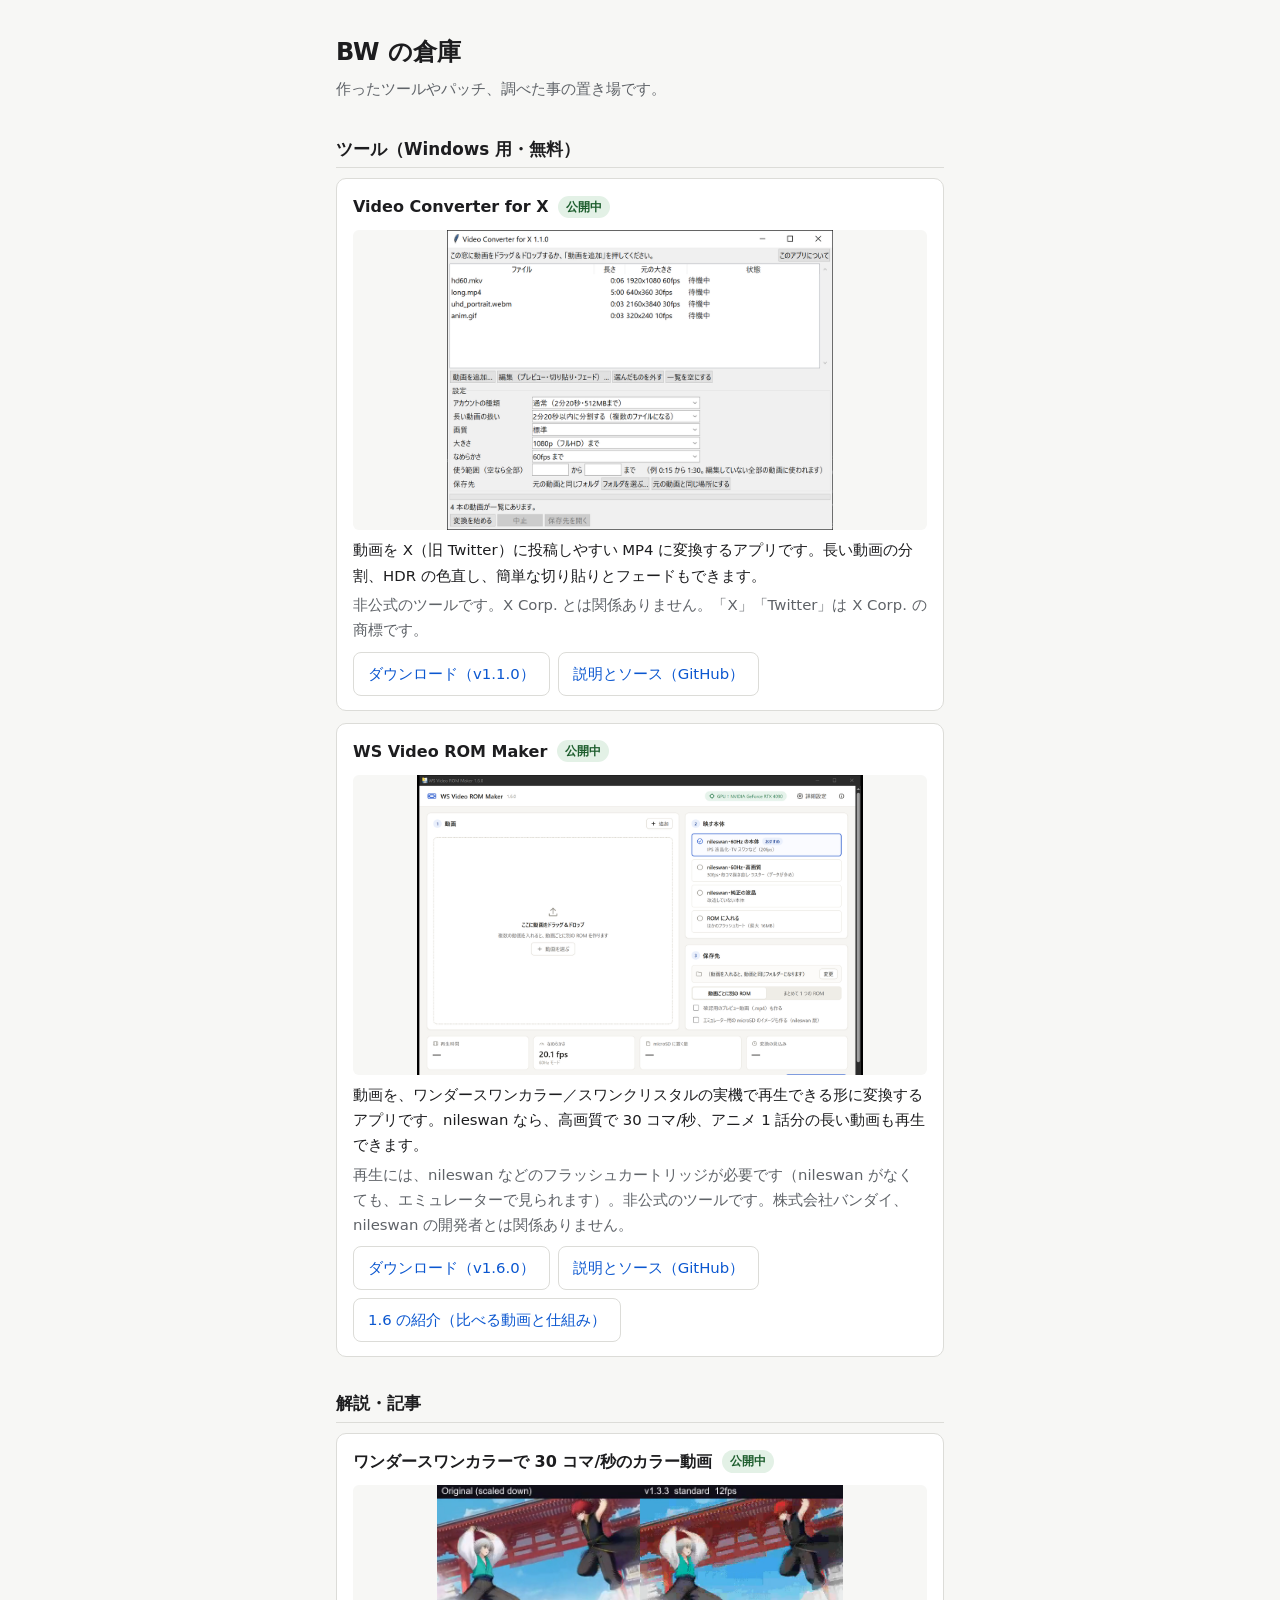
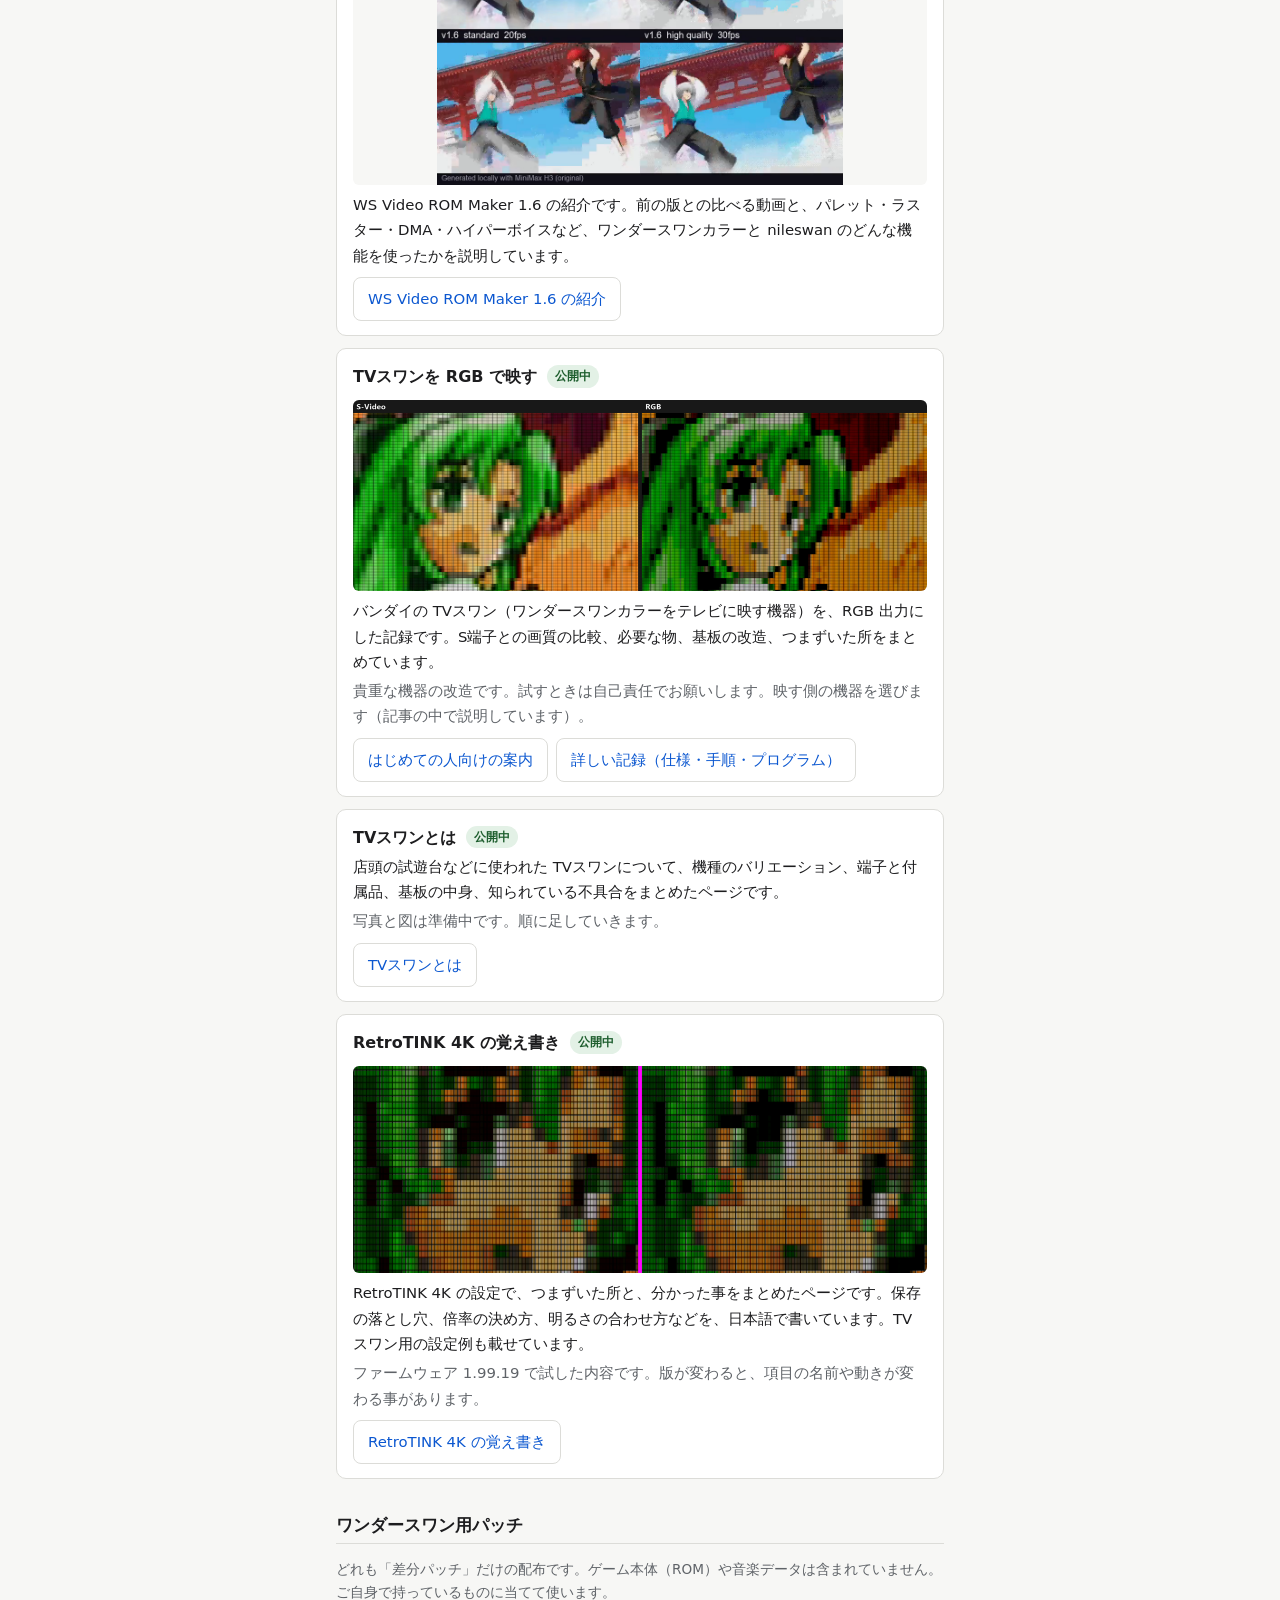
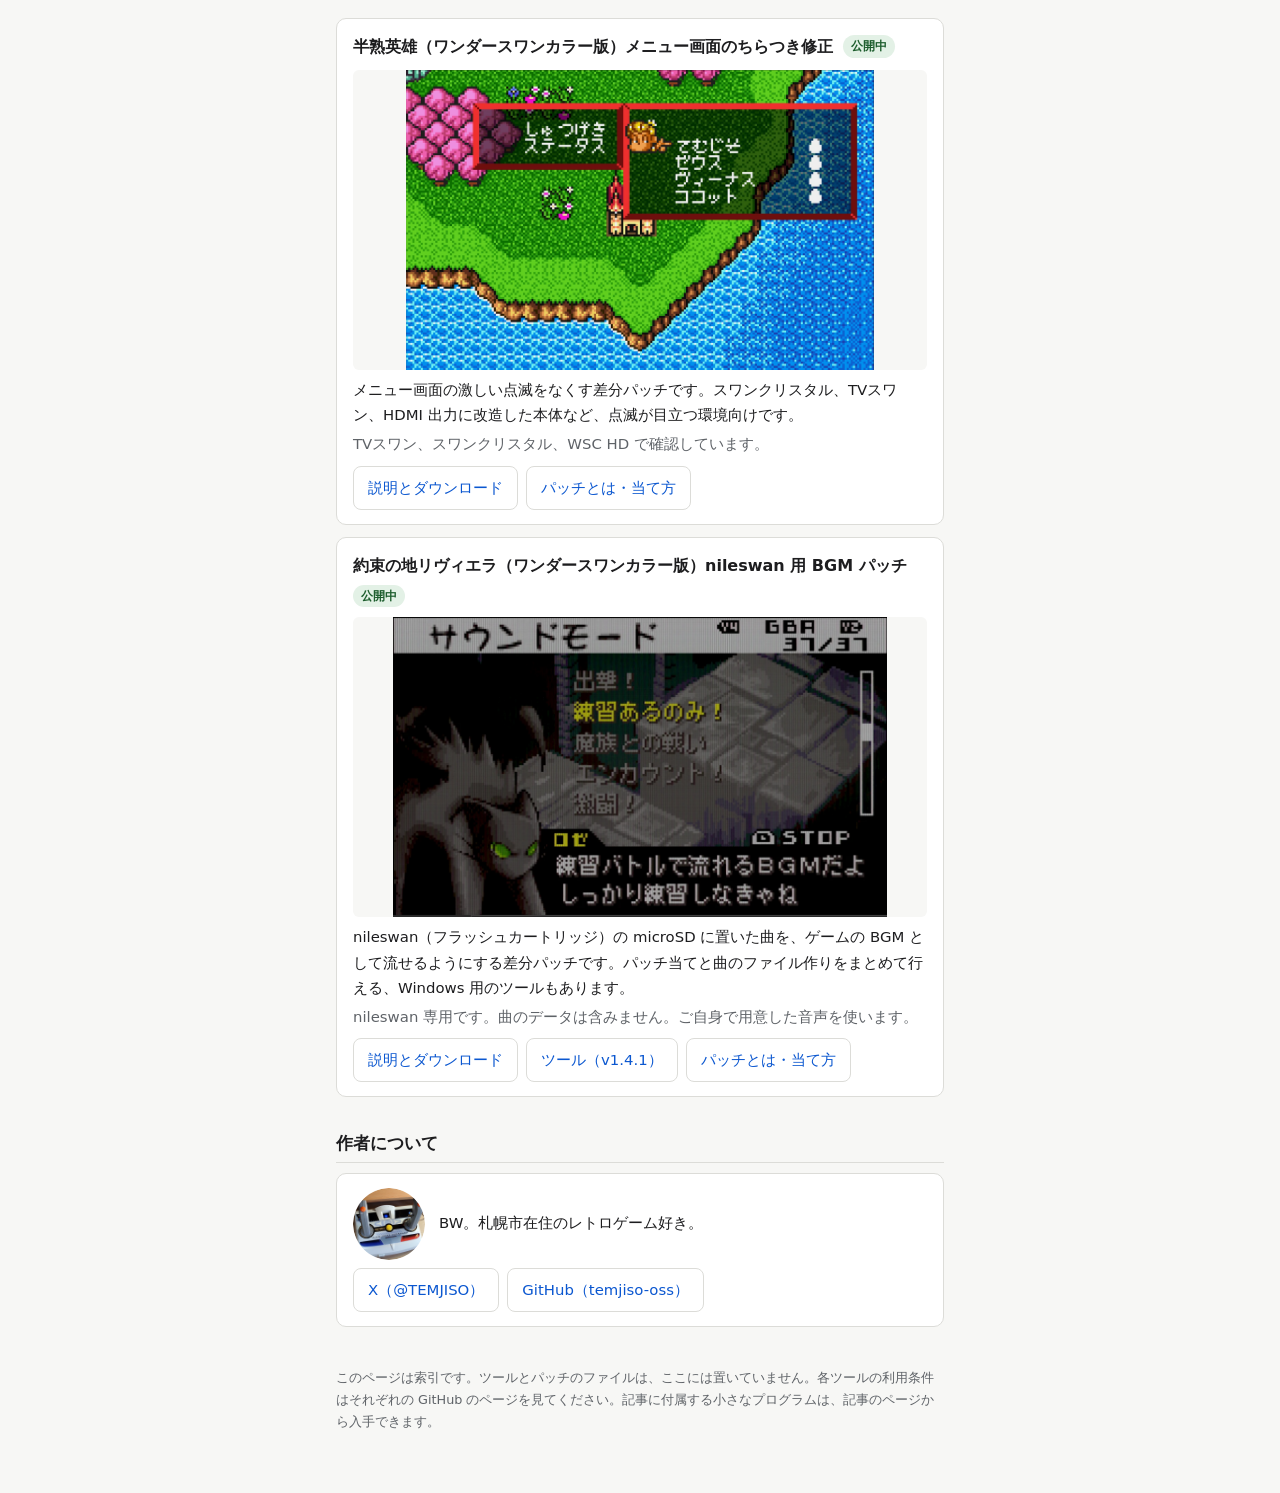
<file: index.html>
<!DOCTYPE html>
<html lang="ja">
<head>
<meta charset="utf-8">
<meta name="viewport" content="width=device-width, initial-scale=1">
<meta name="description" content="BW が作った Windows 用ツール、ワンダースワン用パッチ、TVスワンなどの解説記事の入口です。">
<meta name="referrer" content="no-referrer">
<title>BW の倉庫</title>
<style>
  :root {
    --bg: #f7f7f5; --card: #ffffff; --text: #1d1d1f; --sub: #5f6368; --line: #dcdcd8;
    --link: #0b57d0; --ok-bg: #e3f1e6; --ok-text: #1e5e2e; --wait-bg: #ececec; --wait-text: #5f6368;
  }
  @media (prefers-color-scheme: dark) {
    :root {
      --bg: #17181a; --card: #222326; --text: #ececec; --sub: #a8abb0; --line: #36383c;
      --link: #8ab4f8; --ok-bg: #1f3a26; --ok-text: #a6dcb2; --wait-bg: #333539; --wait-text: #b4b7bc;
    }
  }
  * { box-sizing: border-box; }
  body {
    margin: 0; background: var(--bg); color: var(--text);
    font-family: system-ui, -apple-system, "Segoe UI", "Hiragino Sans", "Yu Gothic UI", "Meiryo", sans-serif;
    line-height: 1.7; font-size: 16px; -webkit-text-size-adjust: 100%;
  }
  main { max-width: 640px; margin: 0 auto; padding: 24px 16px 48px; }
  h1 { font-size: 1.5rem; margin: 8px 0 4px; }
  .lead { color: var(--sub); margin: 0 0 24px; font-size: 0.95rem; }
  h2 { font-size: 1.05rem; margin: 32px 0 10px; padding-bottom: 4px; border-bottom: 1px solid var(--line); }
  .card { background: var(--card); border: 1px solid var(--line); border-radius: 10px; padding: 14px 16px; margin: 0 0 12px; }
  .card h3 { font-size: 1rem; margin: 0 0 4px; display: flex; flex-wrap: wrap; gap: 6px 10px; align-items: center; }
  .card p { margin: 4px 0; font-size: 0.93rem; }
  .note { color: var(--sub); font-size: 0.85rem; }
  .badge { font-size: 0.75rem; font-weight: 600; padding: 1px 8px; border-radius: 999px; white-space: nowrap; }
  .ok { background: var(--ok-bg); color: var(--ok-text); }
  .wait { background: var(--wait-bg); color: var(--wait-text); }
  .card.pending { border-style: dashed; }
  .card.pending h3 { color: var(--sub); }
  ul.links { list-style: none; padding: 0; margin: 8px 0 0; display: flex; flex-wrap: wrap; gap: 8px; }
  ul.links a {
    display: inline-block; padding: 8px 14px; border: 1px solid var(--line); border-radius: 8px;
    color: var(--link); text-decoration: none; font-size: 0.93rem; min-height: 44px; line-height: 26px;
  }
  ul.links a:hover, ul.links a:focus { border-color: var(--link); text-decoration: underline; }
  a { color: var(--link); overflow-wrap: anywhere; }
  .shot { display: block; width: 100%; max-height: 300px; object-fit: contain; margin: 10px 0 8px; border-radius: 6px; background: var(--bg); }
  .author { display: flex; align-items: center; gap: 14px; }
  .author img { width: 72px; height: 72px; border-radius: 50%; flex: none; }
  footer { margin-top: 40px; color: var(--sub); font-size: 0.8rem; }
</style>
</head>
<body>
<main>
  <h1>BW の倉庫</h1>
  <p class="lead">作ったツールやパッチ、調べた事の置き場です。</p>

  <h2>ツール（Windows 用・無料）</h2>

  <section class="card">
    <h3>Video Converter for X <span class="badge ok">公開中</span></h3>
    <img class="shot" src="assets/top/video-converter-for-x.png" alt="Video Converter for X の画面" loading="lazy">
    <p>動画を X（旧 Twitter）に投稿しやすい MP4 に変換するアプリです。長い動画の分割、HDR の色直し、簡単な切り貼りとフェードもできます。</p>
    <p class="note">非公式のツールです。X Corp. とは関係ありません。「X」「Twitter」は X Corp. の商標です。</p>
    <ul class="links">
      <li><a href="https://github.com/temjiso-oss/video-converter-for-x/releases/tag/v1.1.0">ダウンロード（v1.1.0）</a></li>
      <li><a href="https://github.com/temjiso-oss/video-converter-for-x">説明とソース（GitHub）</a></li>
    </ul>
  </section>

  <!-- WS Video ROM Maker：第2リポジトリを公開したら、下の section を「公開中」の形
       （class="card"、badge ok、ul.links に Release とリポジトリの2つのリンク）に置き換える。
       公開前はリンクを置かない。 -->
  <section class="card">
    <h3>WS Video ROM Maker <span class="badge ok">公開中</span></h3>
    <img class="shot" src="assets/top/ws-video-rom-maker.png" alt="WS Video ROM Maker の画面" loading="lazy">
    <p>動画を、ワンダースワンカラー／スワンクリスタルの実機で再生できる形に変換するアプリです。nileswan なら、高画質で 30 コマ/秒、アニメ 1 話分の長い動画も再生できます。</p>
    <p class="note">再生には、nileswan などのフラッシュカートリッジが必要です（nileswan がなくても、エミュレーターで見られます）。非公式のツールです。株式会社バンダイ、nileswan の開発者とは関係ありません。</p>
    <ul class="links">
      <li><a href="https://github.com/temjiso-oss/ws-video-rom-maker/releases/tag/v1.6.0">ダウンロード（v1.6.0）</a></li>
      <li><a href="https://github.com/temjiso-oss/ws-video-rom-maker">説明とソース（GitHub）</a></li>
      <li><a href="ws-video-1-6.html">1.6 の紹介（比べる動画と仕組み）</a></li>
    </ul>
  </section>

  <h2>解説・記事</h2>

  <!-- 記事のページは projects\temjiso-site で作る（tvswan-rgb-guide.html、tvswan-rgb.html、style.css、assets\）。
       このページと同じ場所に置く。記事を足すときは、下の section を写して、リンク先と文を変える。 -->
  <section class="card">
    <h3>ワンダースワンカラーで 30 コマ/秒のカラー動画 <span class="badge ok">公開中</span></h3>
    <img class="shot" src="assets/ws-video/compare-poster.png" alt="1.3.3 と 1.6 の比べ（4 画面）" loading="lazy">
    <p>WS Video ROM Maker 1.6 の紹介です。前の版との比べる動画と、パレット・ラスター・DMA・ハイパーボイスなど、ワンダースワンカラーと nileswan のどんな機能を使ったかを説明しています。</p>
    <ul class="links">
      <li><a href="ws-video-1-6.html">WS Video ROM Maker 1.6 の紹介</a></li>
    </ul>
  </section>

  <section class="card">
    <h3>TVスワンを RGB で映す <span class="badge ok">公開中</span></h3>
    <img class="shot" src="assets/top/tvswan-rgb.png" alt="S端子と RGB の画質の比較" loading="lazy">
    <p>バンダイの TVスワン（ワンダースワンカラーをテレビに映す機器）を、RGB 出力にした記録です。S端子との画質の比較、必要な物、基板の改造、つまずいた所をまとめています。</p>
    <p class="note">貴重な機器の改造です。試すときは自己責任でお願いします。映す側の機器を選びます（記事の中で説明しています）。</p>
    <ul class="links">
      <li><a href="tvswan-rgb-guide.html">はじめての人向けの案内</a></li>
      <li><a href="tvswan-rgb.html">詳しい記録（仕様・手順・プログラム）</a></li>
    </ul>
  </section>

  <section class="card">
    <h3>TVスワンとは <span class="badge ok">公開中</span></h3>
    <p>店頭の試遊台などに使われた TVスワンについて、機種のバリエーション、端子と付属品、基板の中身、知られている不具合をまとめたページです。</p>
    <p class="note">写真と図は準備中です。順に足していきます。</p>
    <ul class="links">
      <li><a href="tvswan-about.html">TVスワンとは</a></li>
    </ul>
  </section>

  <section class="card">
    <h3>RetroTINK 4K の覚え書き <span class="badge ok">公開中</span></h3>
    <img class="shot" src="assets/rt4k/samples-1560-vs-1716.png" alt="取り込みの設定を変える前と後の、ドットの境目の比較" loading="lazy">
    <p>RetroTINK 4K の設定で、つまずいた所と、分かった事をまとめたページです。保存の落とし穴、倍率の決め方、明るさの合わせ方などを、日本語で書いています。TVスワン用の設定例も載せています。</p>
    <p class="note">ファームウェア 1.99.19 で試した内容です。版が変わると、項目の名前や動きが変わる事があります。</p>
    <ul class="links">
      <li><a href="rt4k-notes.html">RetroTINK 4K の覚え書き</a></li>
    </ul>
  </section>

  <h2>ワンダースワン用パッチ</h2>
  <p class="note">どれも「差分パッチ」だけの配布です。ゲーム本体（ROM）や音楽データは含まれていません。ご自身で持っているものに当てて使います。</p>

  <!-- 半熟英雄パッチ：Release を作ったら class="card"・badge ok にし、ul.links を足す。 -->
  <section class="card">
    <h3>半熟英雄（ワンダースワンカラー版）メニュー画面のちらつき修正 <span class="badge ok">公開中</span></h3>
    <img class="shot" src="assets/top/hanjuku-hero.png" alt="パッチを当てたあとの半熟英雄のメニュー画面" loading="lazy">
    <p>メニュー画面の激しい点滅をなくす差分パッチです。スワンクリスタル、TVスワン、HDMI 出力に改造した本体など、点滅が目立つ環境向けです。</p>
    <p class="note">TVスワン、スワンクリスタル、WSC HD で確認しています。</p>
    <ul class="links">
      <li><a href="https://github.com/temjiso-oss/wonderswan-patches/tree/main/hanjuku-hero">説明とダウンロード</a></li>
      <li><a href="https://github.com/temjiso-oss/wonderswan-patches/blob/main/how-to-patch.md">パッチとは・当て方</a></li>
    </ul>
  </section>

  <!-- Riviera パッチ：同上。 -->
  <section class="card">
    <h3>約束の地リヴィエラ（ワンダースワンカラー版）nileswan 用 BGM パッチ <span class="badge ok">公開中</span></h3>
    <img class="shot" src="assets/top/riviera-sd-music.png" alt="リヴィエラのサウンドモードの画面" loading="lazy">
    <p>nileswan（フラッシュカートリッジ）の microSD に置いた曲を、ゲームの BGM として流せるようにする差分パッチです。パッチ当てと曲のファイル作りをまとめて行える、Windows 用のツールもあります。</p>
    <p class="note">nileswan 専用です。曲のデータは含みません。ご自身で用意した音声を使います。</p>
    <ul class="links">
      <li><a href="https://github.com/temjiso-oss/wonderswan-patches/tree/main/riviera-nileswan-sd-music">説明とダウンロード</a></li>
      <li><a href="https://github.com/temjiso-oss/wonderswan-patches/releases/tag/riviera-sd-music-v1.4.1">ツール（v1.4.1）</a></li>
      <li><a href="https://github.com/temjiso-oss/wonderswan-patches/blob/main/how-to-patch.md">パッチとは・当て方</a></li>
    </ul>
  </section>

  <h2>作者について</h2>
  <section class="card">
    <div class="author">
      <img src="assets/top/bw-icon.png" alt="BW のアイコン" width="72" height="72">
      <p>BW。札幌市在住のレトロゲーム好き。</p>
    </div>
    <ul class="links">
      <li><a href="https://x.com/TEMJISO">X（@TEMJISO）</a></li>
      <li><a href="https://github.com/temjiso-oss">GitHub（temjiso-oss）</a></li>
    </ul>
  </section>

  <footer>
    <p>このページは索引です。ツールとパッチのファイルは、ここには置いていません。各ツールの利用条件はそれぞれの GitHub のページを見てください。記事に付属する小さなプログラムは、記事のページから入手できます。</p>
  </footer>
</main>
</body>
</html>
</file>
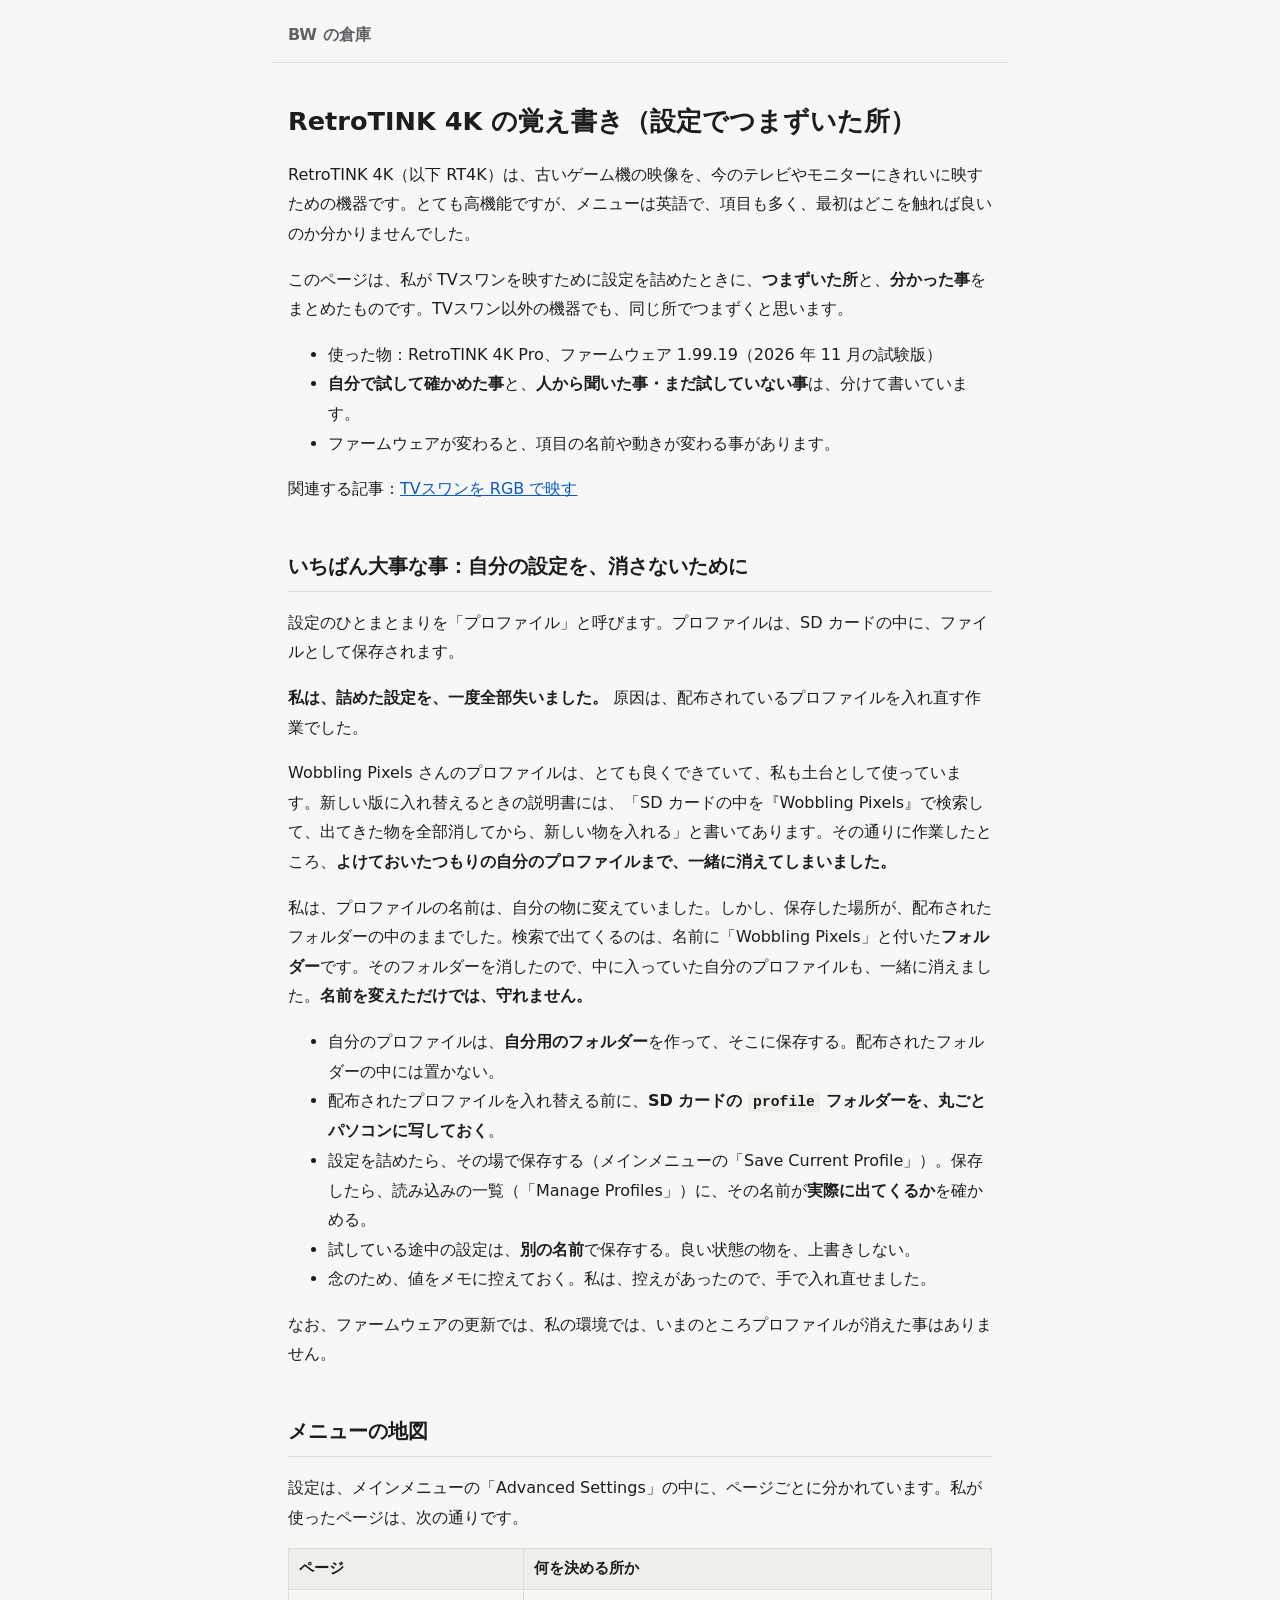
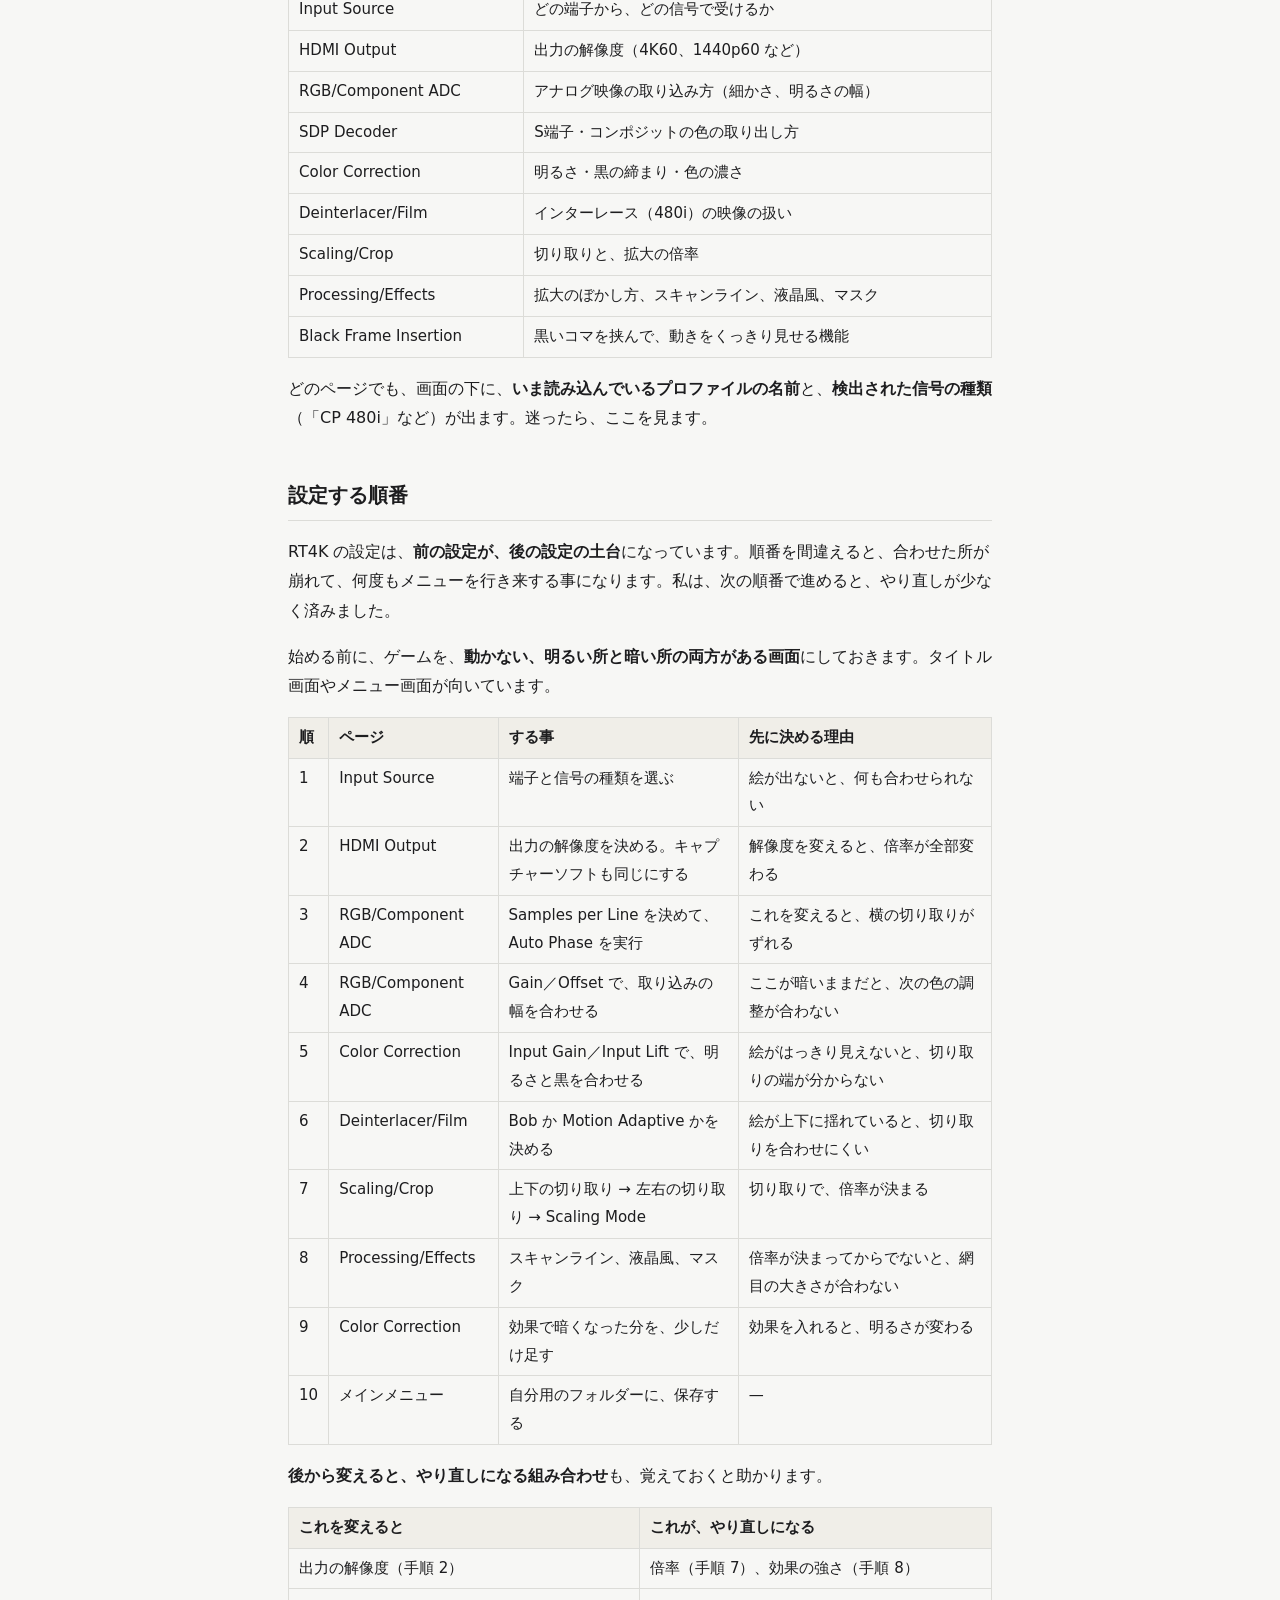
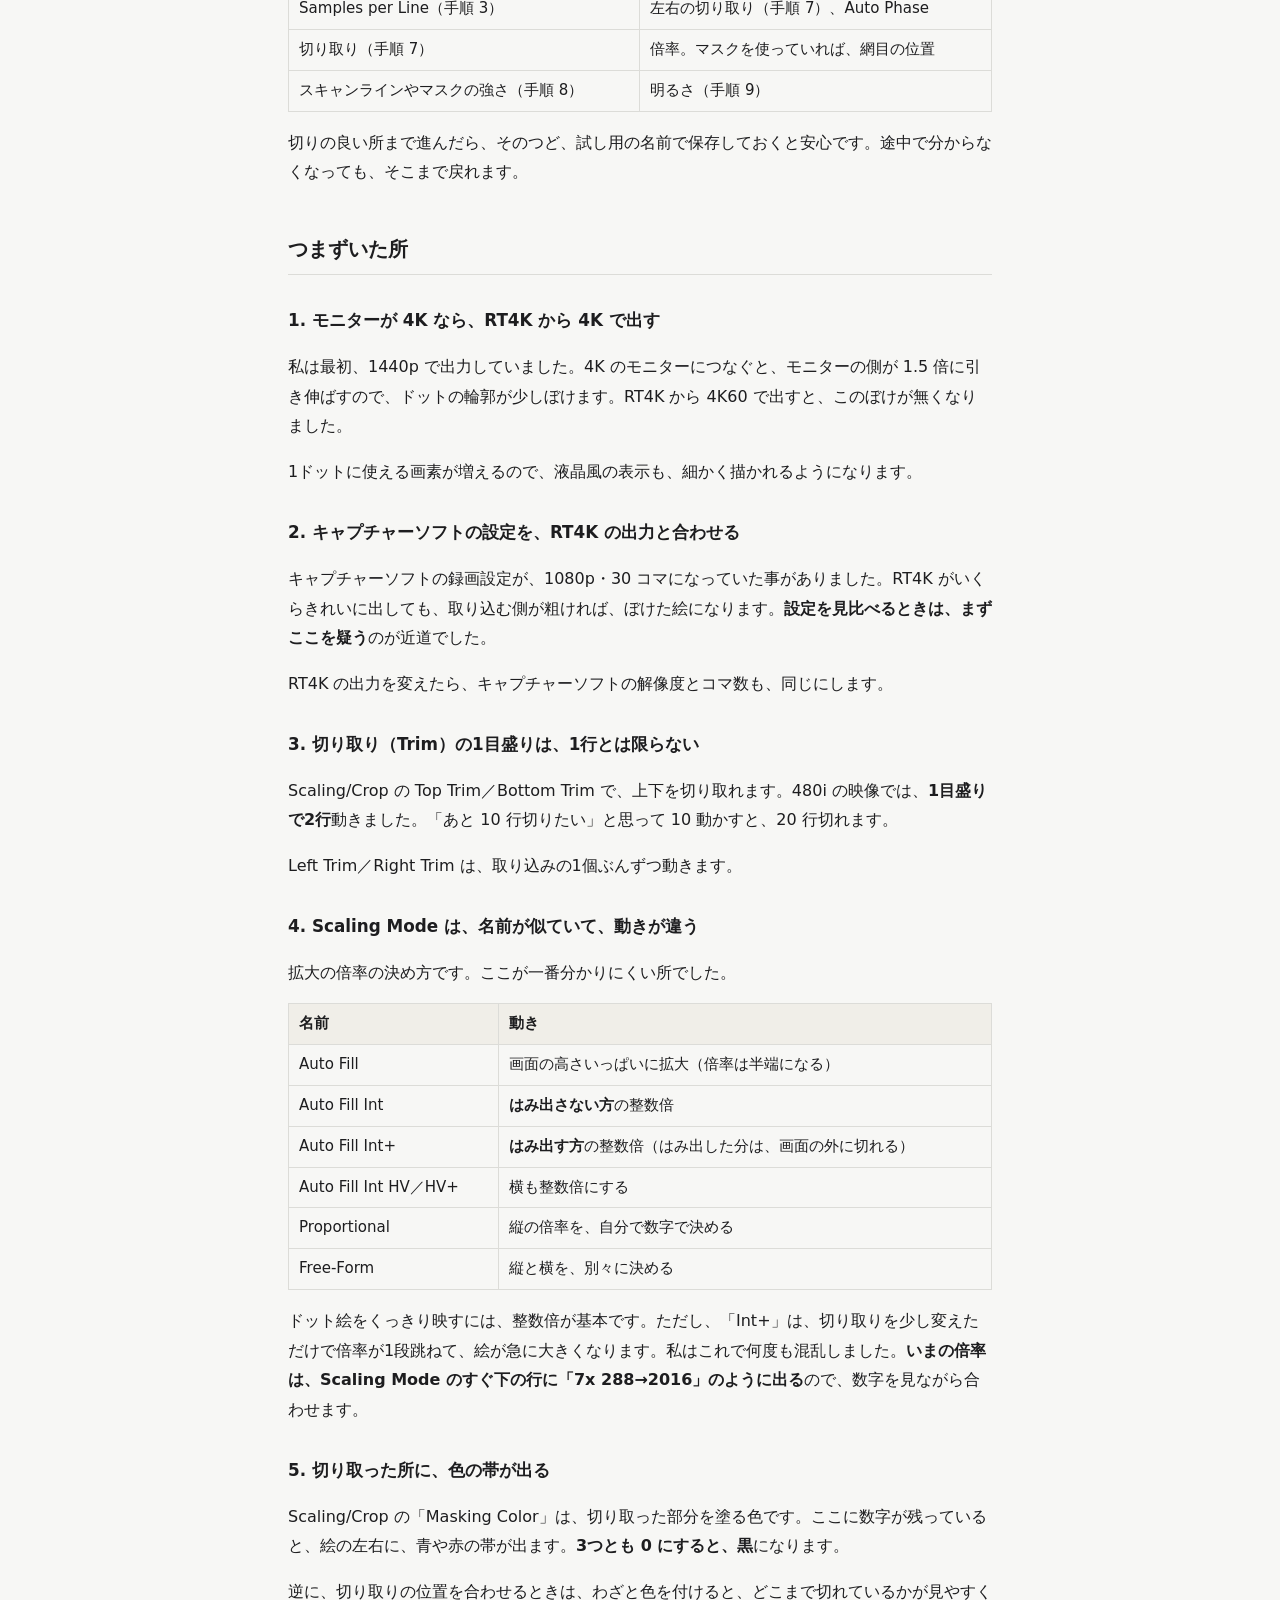
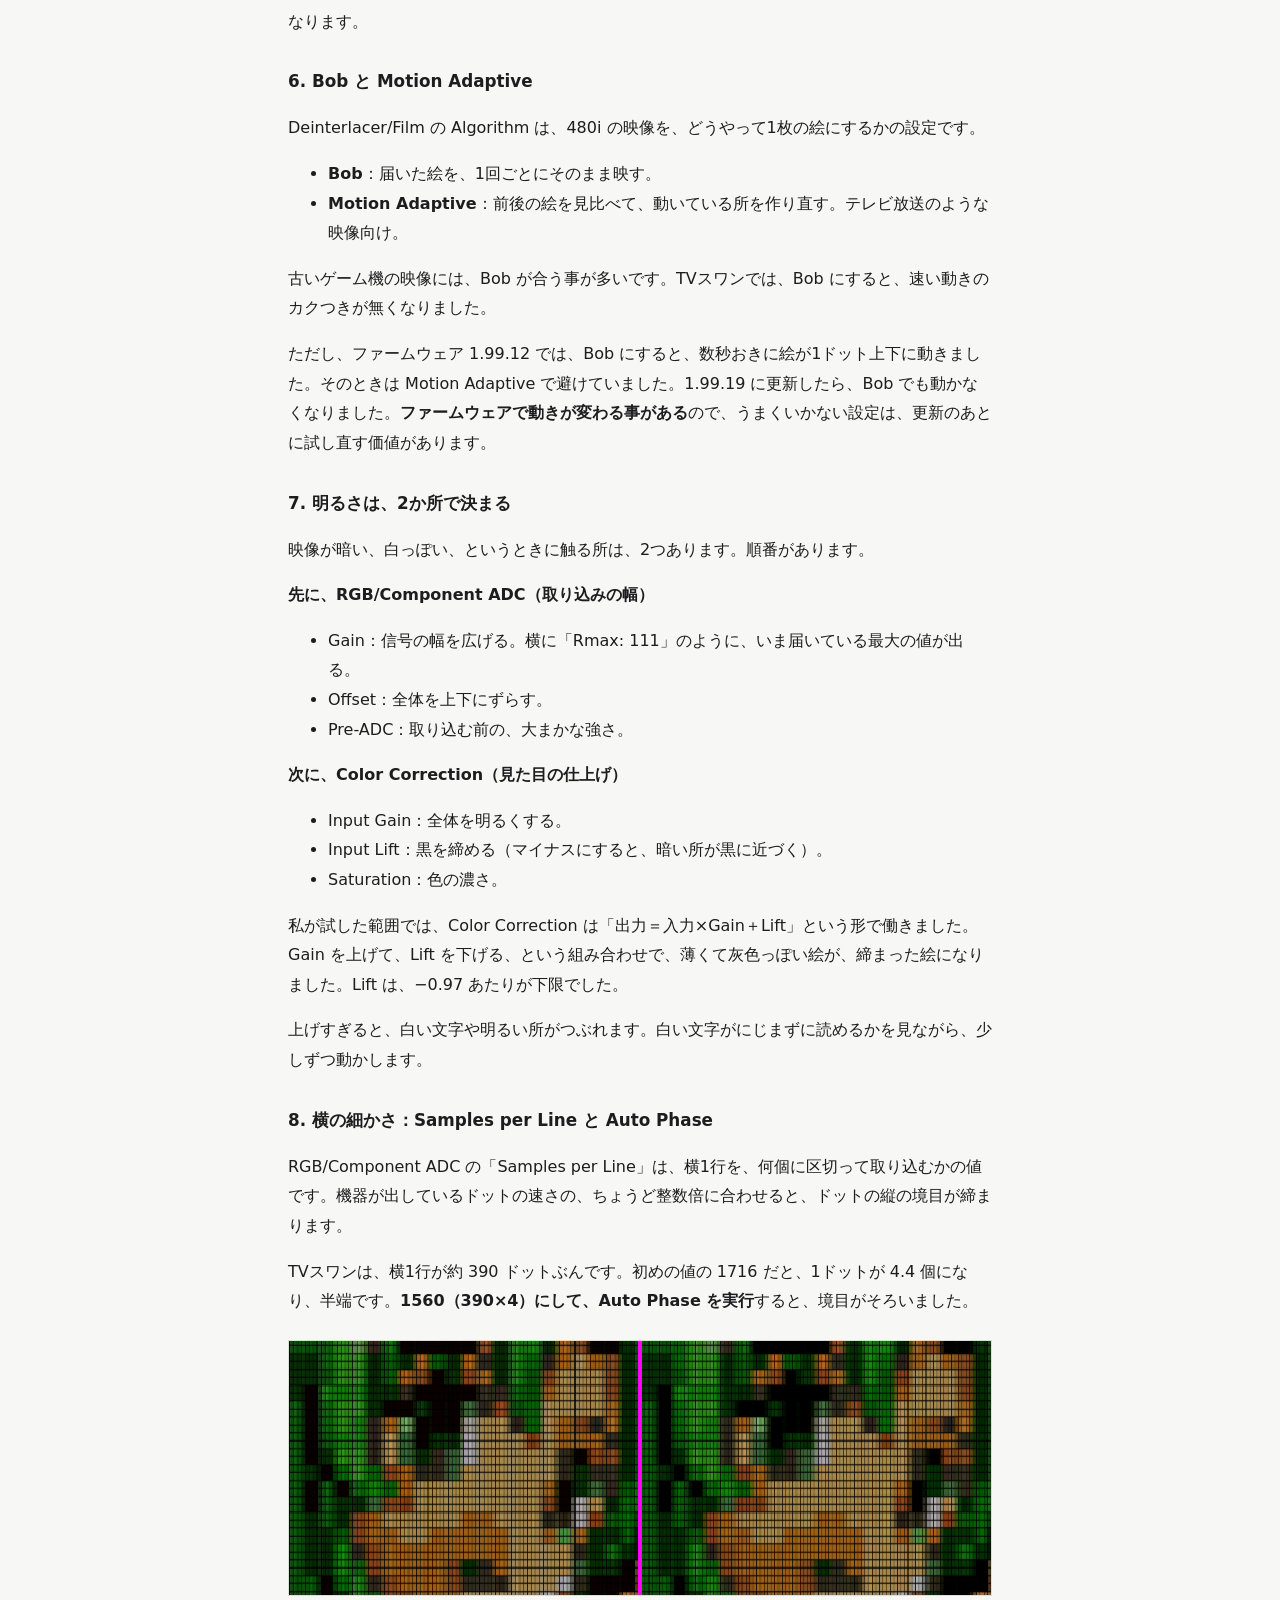
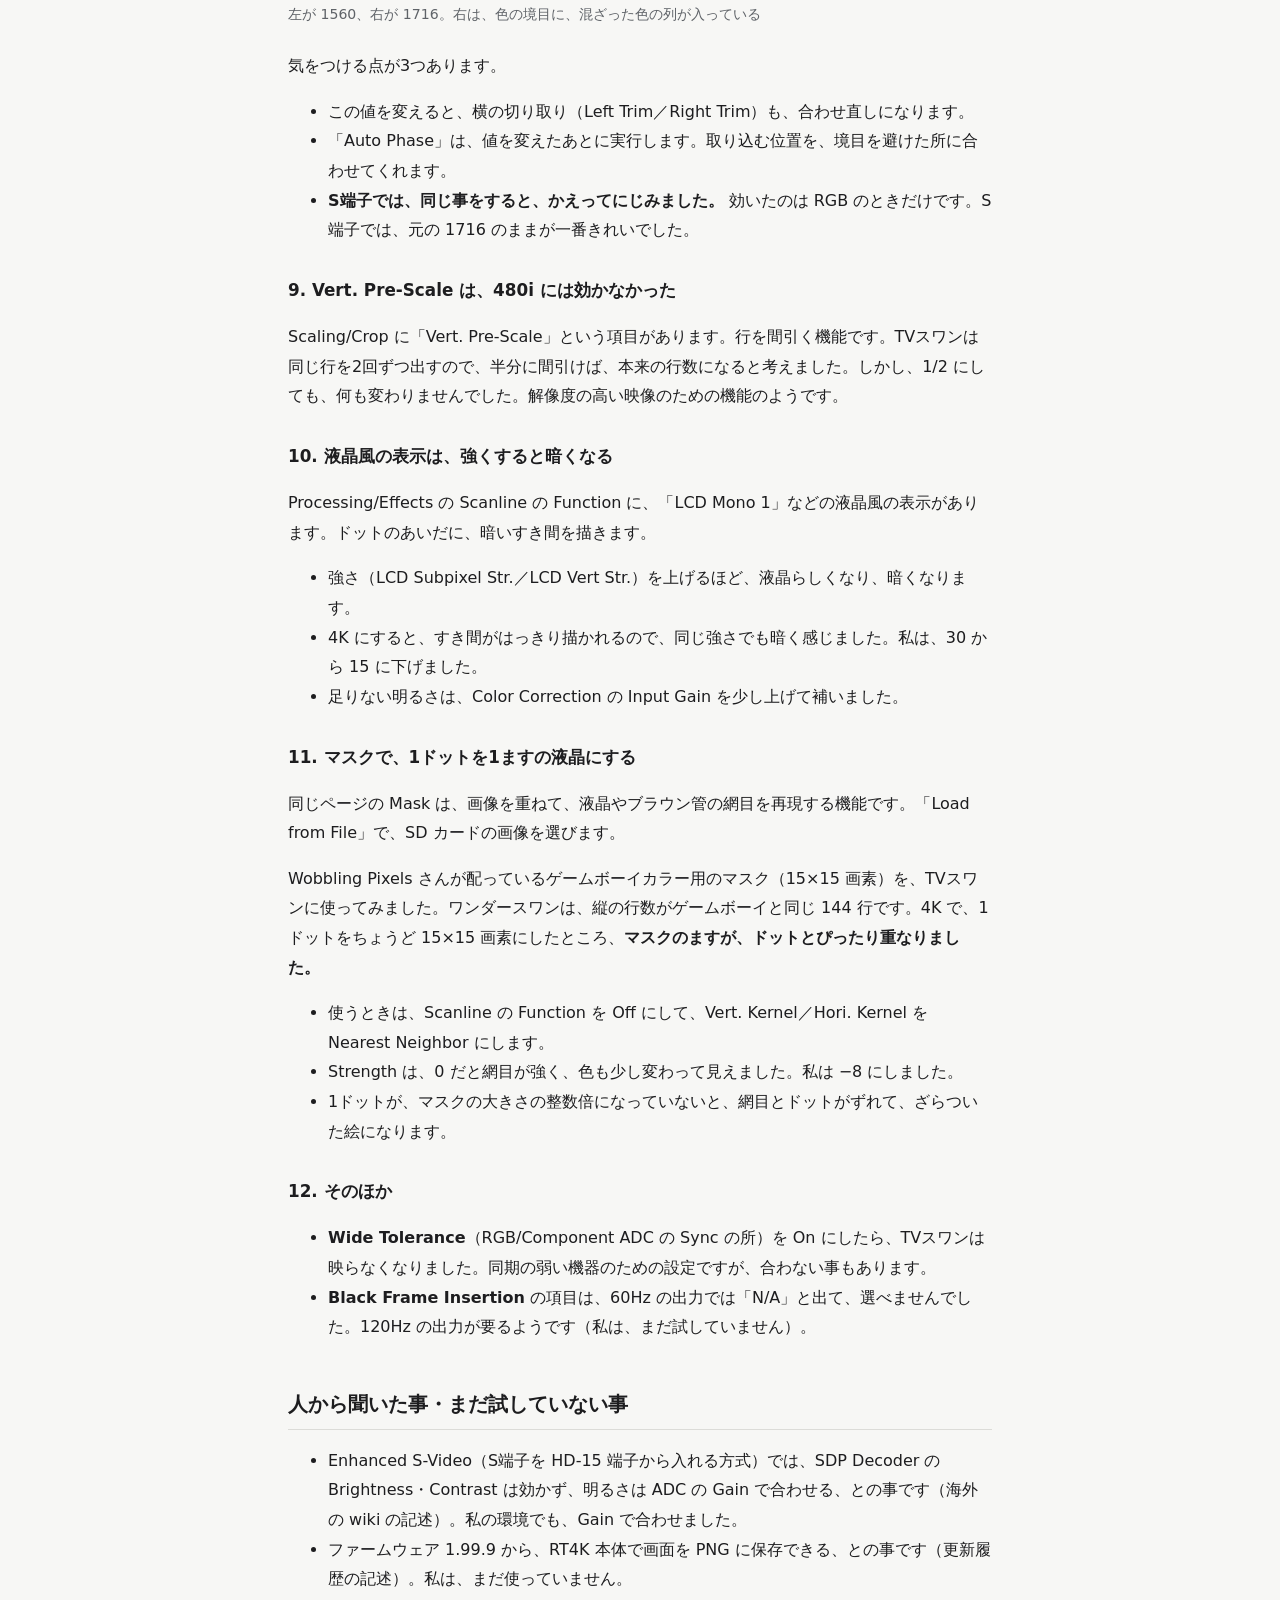
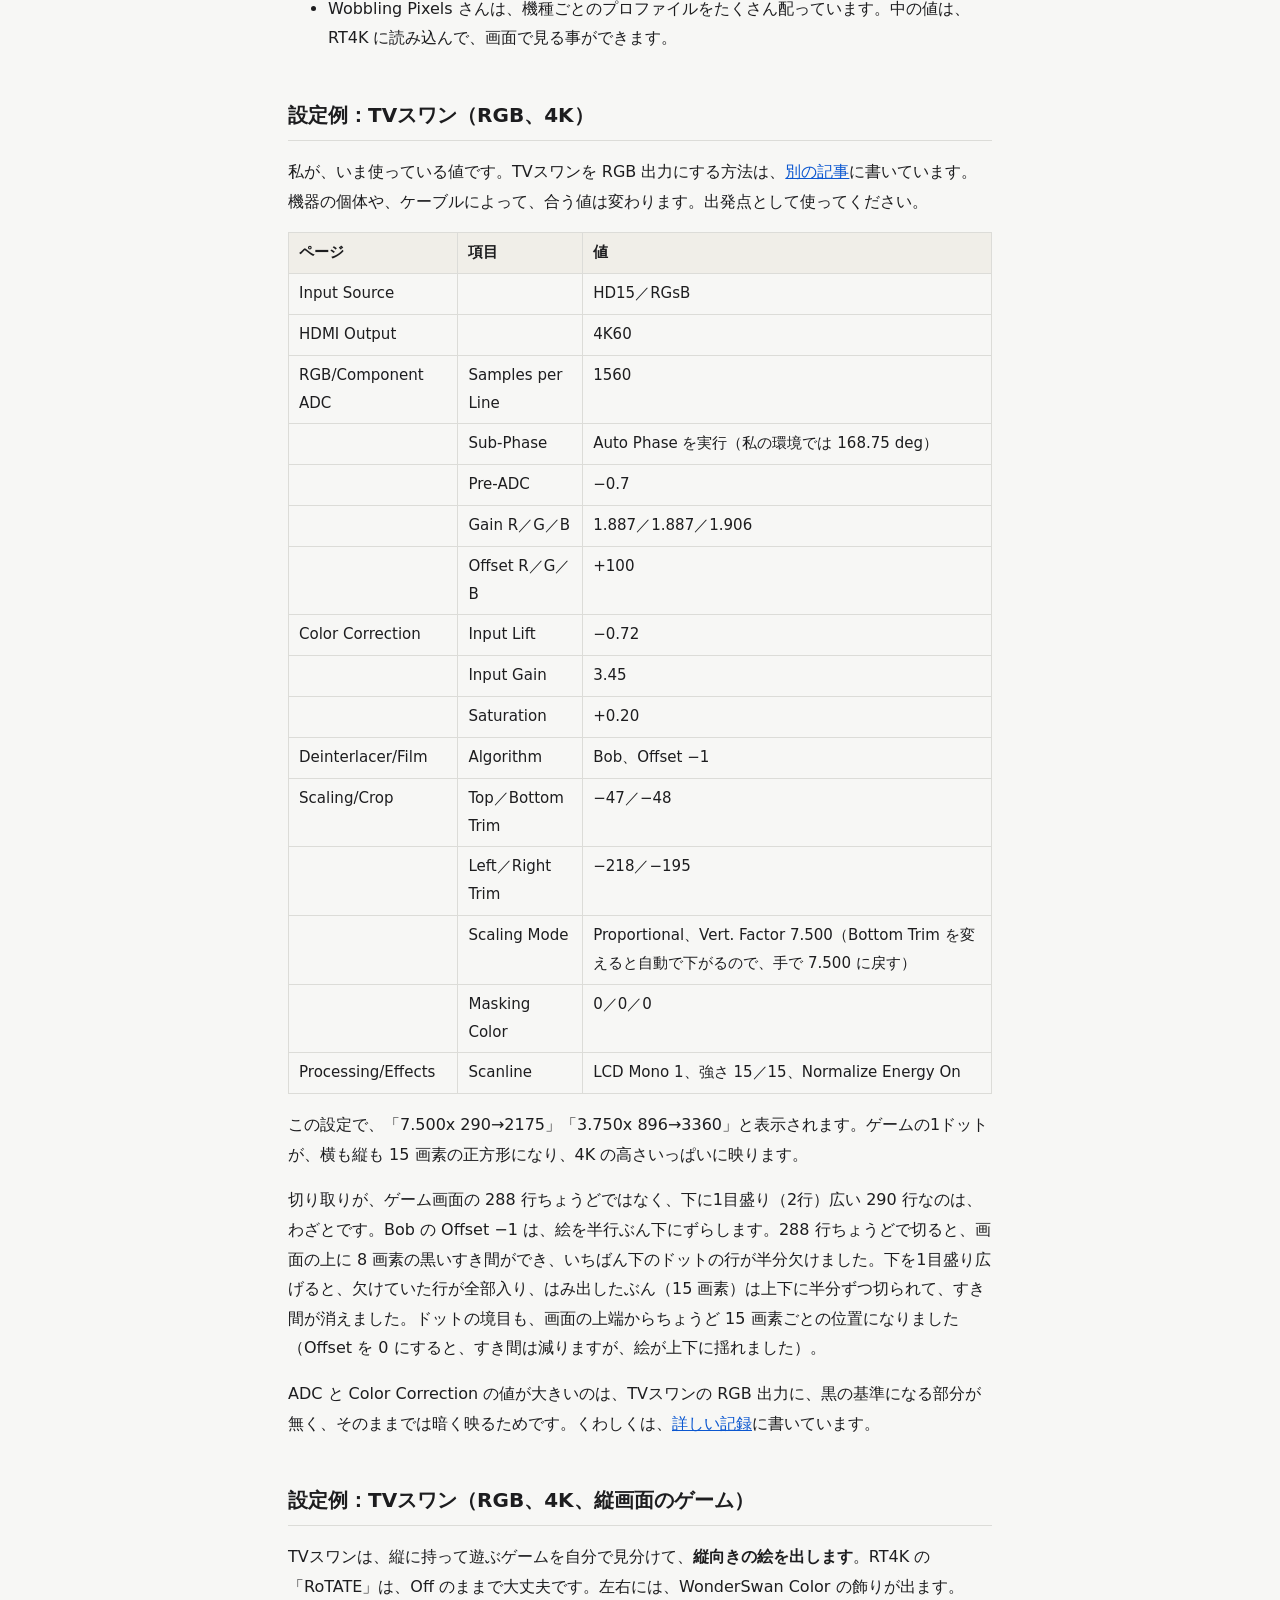
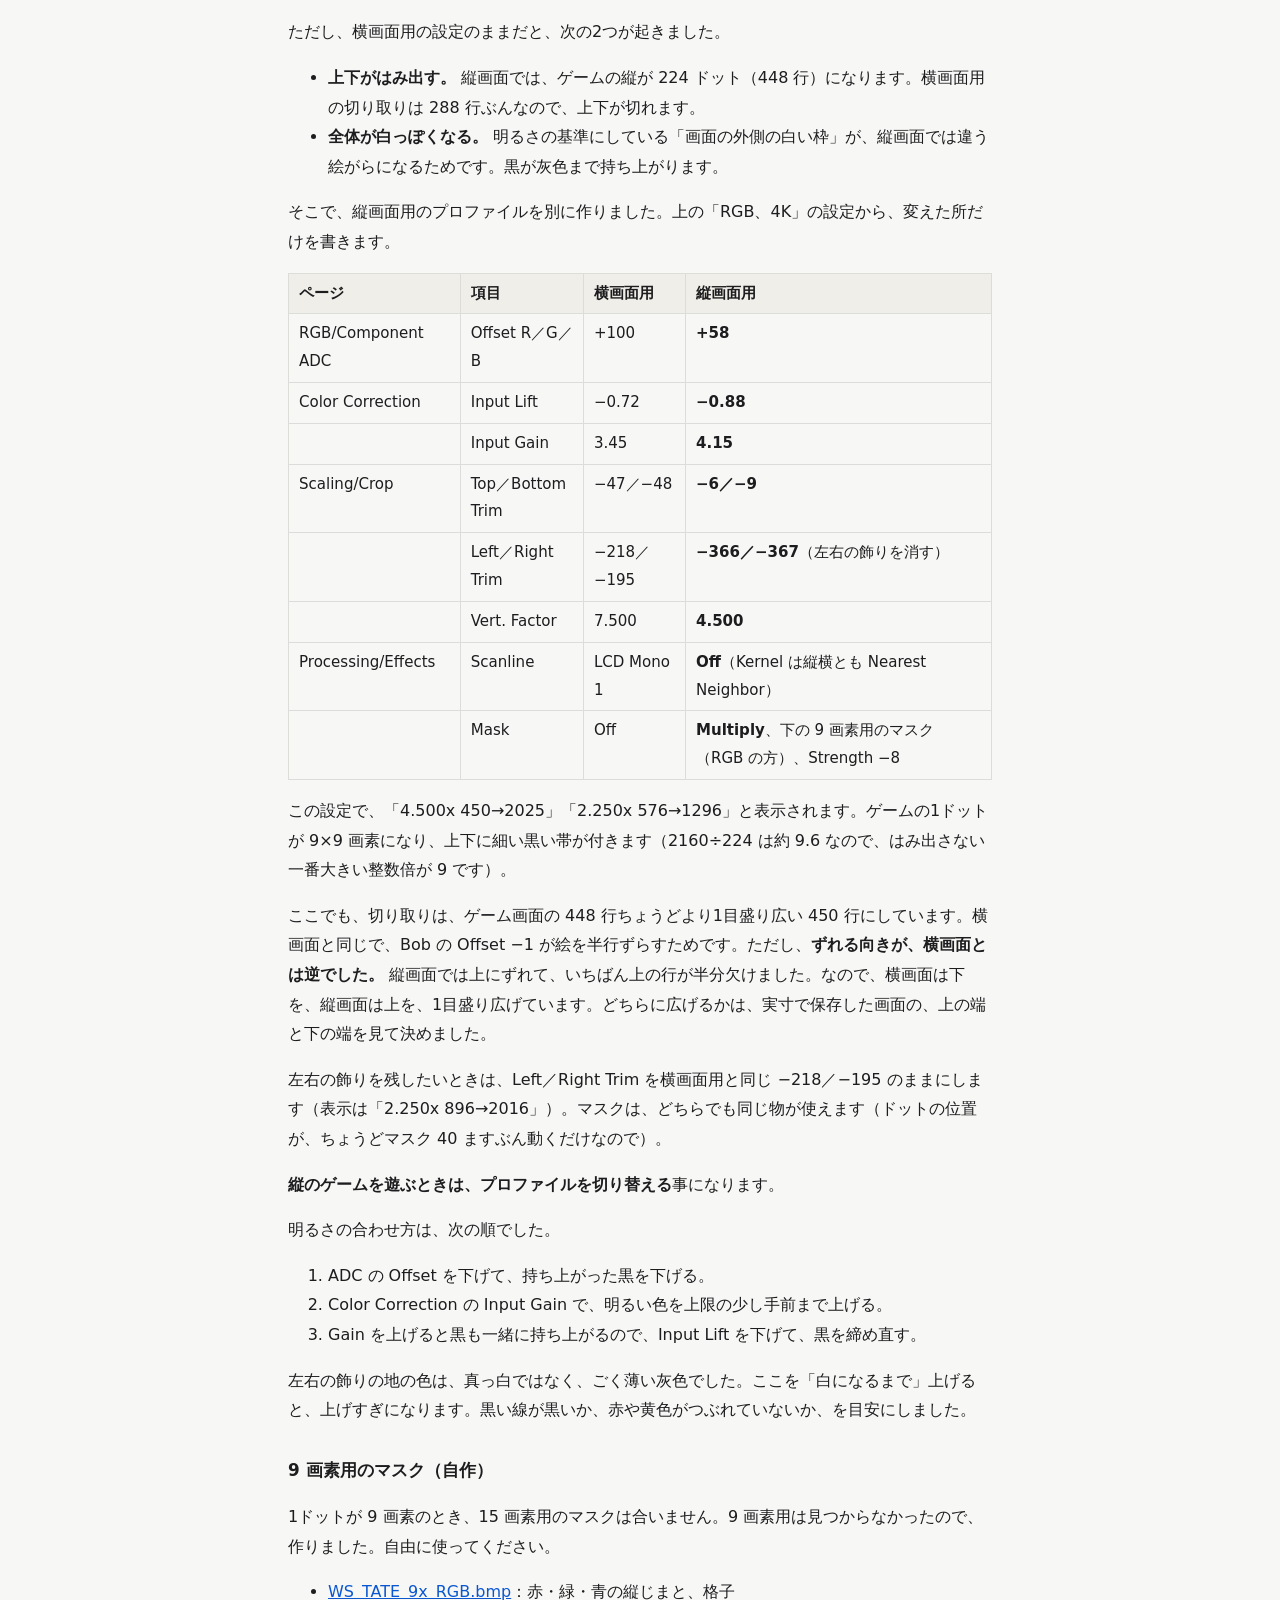
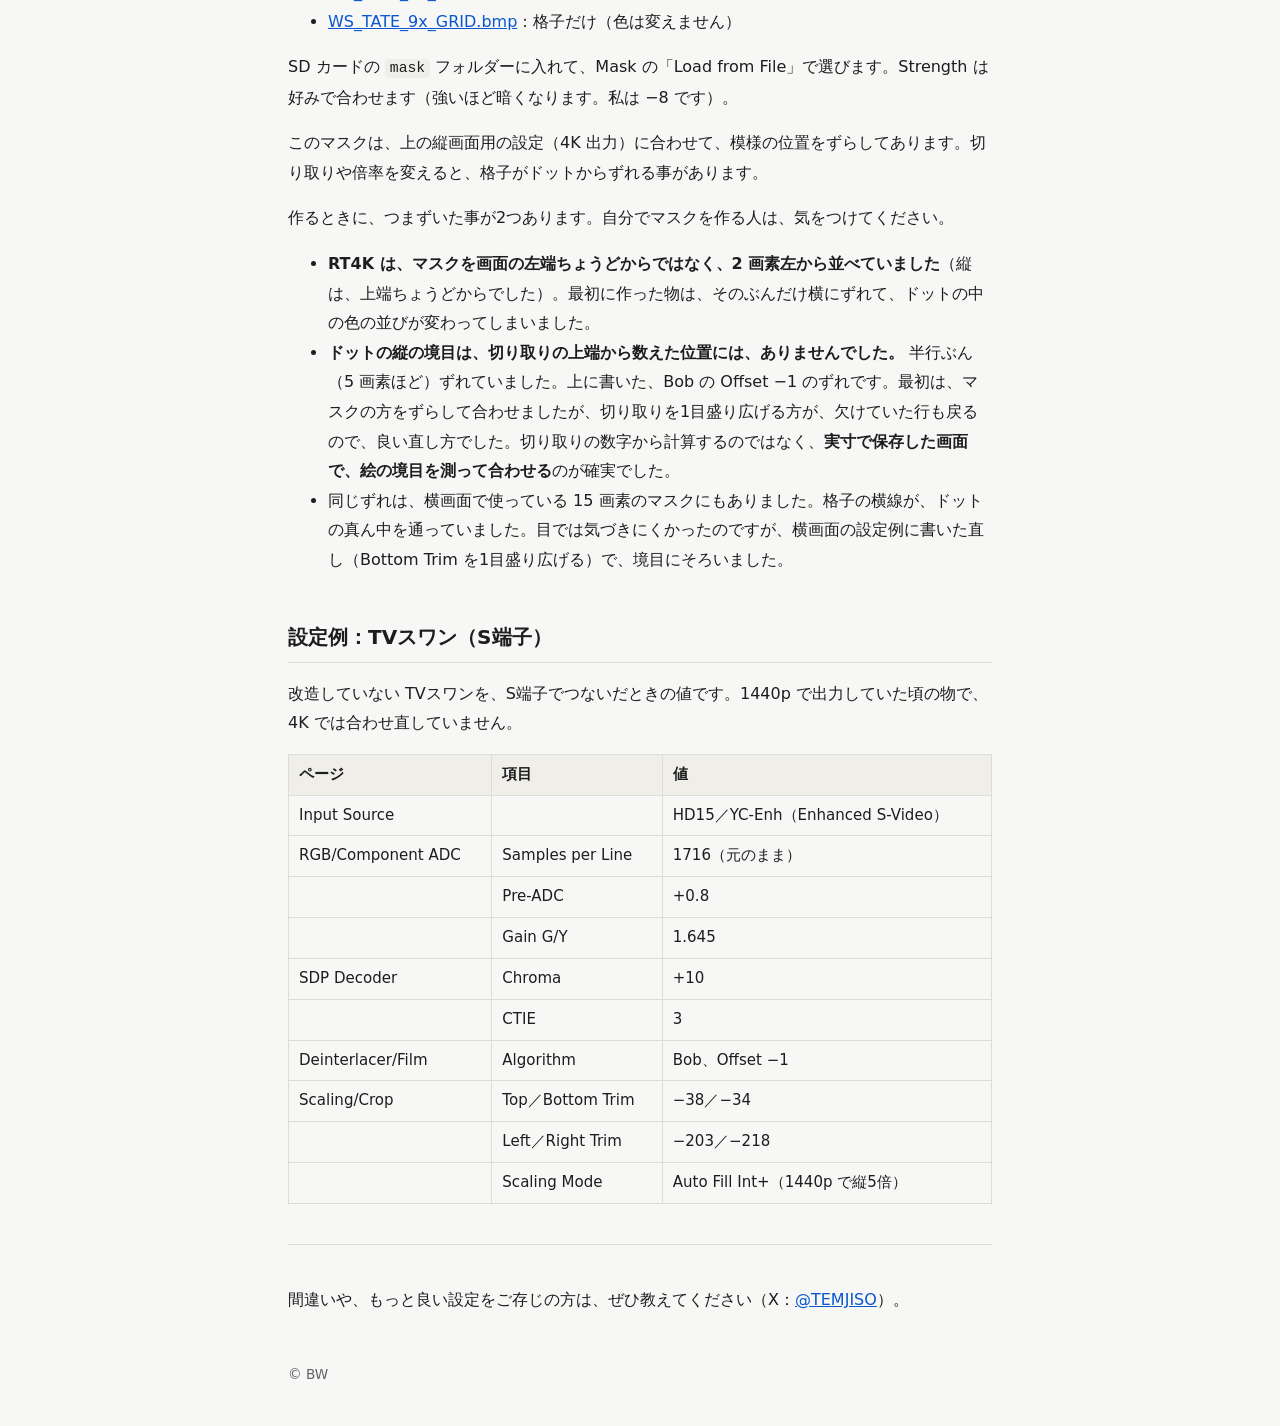
<file: rt4k-notes.html>
<!doctype html>
<html lang="ja">
<head>
<meta charset="utf-8">
<meta name="viewport" content="width=device-width, initial-scale=1">
<title>RetroTINK 4K の覚え書き（設定でつまずいた所） | BW の倉庫</title>
<link rel="stylesheet" href="style.css">
</head>
<body>
<header><a href="index.html">BW の倉庫</a></header>
<main>
<h1>RetroTINK 4K の覚え書き（設定でつまずいた所）</h1>
<p>RetroTINK 4K（以下 RT4K）は、古いゲーム機の映像を、今のテレビやモニターにきれいに映すための機器です。とても高機能ですが、メニューは英語で、項目も多く、最初はどこを触れば良いのか分かりませんでした。</p>
<p>このページは、私が TVスワンを映すために設定を詰めたときに、<strong>つまずいた所</strong>と、<strong>分かった事</strong>をまとめたものです。TVスワン以外の機器でも、同じ所でつまずくと思います。</p>
<ul>
<li>使った物：RetroTINK 4K Pro、ファームウェア 1.99.19（2026 年 11 月の試験版）</li>
<li><strong>自分で試して確かめた事</strong>と、<strong>人から聞いた事・まだ試していない事</strong>は、分けて書いています。</li>
<li>ファームウェアが変わると、項目の名前や動きが変わる事があります。</li>
</ul>
<p>関連する記事：<a href="tvswan-rgb-guide.html">TVスワンを RGB で映す</a></p>
<h2>いちばん大事な事：自分の設定を、消さないために</h2>
<p>設定のひとまとまりを「プロファイル」と呼びます。プロファイルは、SD カードの中に、ファイルとして保存されます。</p>
<p><strong>私は、詰めた設定を、一度全部失いました。</strong> 原因は、配布されているプロファイルを入れ直す作業でした。</p>
<p>Wobbling Pixels さんのプロファイルは、とても良くできていて、私も土台として使っています。新しい版に入れ替えるときの説明書には、「SD カードの中を『Wobbling Pixels』で検索して、出てきた物を全部消してから、新しい物を入れる」と書いてあります。その通りに作業したところ、<strong>よけておいたつもりの自分のプロファイルまで、一緒に消えてしまいました。</strong></p>
<p>私は、プロファイルの名前は、自分の物に変えていました。しかし、保存した場所が、配布されたフォルダーの中のままでした。検索で出てくるのは、名前に「Wobbling Pixels」と付いた<strong>フォルダー</strong>です。そのフォルダーを消したので、中に入っていた自分のプロファイルも、一緒に消えました。<strong>名前を変えただけでは、守れません。</strong></p>
<ul>
<li>自分のプロファイルは、<strong>自分用のフォルダー</strong>を作って、そこに保存する。配布されたフォルダーの中には置かない。</li>
<li>配布されたプロファイルを入れ替える前に、<strong>SD カードの <code>profile</code> フォルダーを、丸ごとパソコンに写しておく</strong>。</li>
<li>設定を詰めたら、その場で保存する（メインメニューの「Save Current Profile」）。保存したら、読み込みの一覧（「Manage Profiles」）に、その名前が<strong>実際に出てくるか</strong>を確かめる。</li>
<li>試している途中の設定は、<strong>別の名前</strong>で保存する。良い状態の物を、上書きしない。</li>
<li>念のため、値をメモに控えておく。私は、控えがあったので、手で入れ直せました。</li>
</ul>
<p>なお、ファームウェアの更新では、私の環境では、いまのところプロファイルが消えた事はありません。</p>
<h2>メニューの地図</h2>
<p>設定は、メインメニューの「Advanced Settings」の中に、ページごとに分かれています。私が使ったページは、次の通りです。</p>
<div class="table"><table>
<thead>
<tr>
<th>ページ</th>
<th>何を決める所か</th>
</tr>
</thead>
<tbody>
<tr>
<td>Input Source</td>
<td>どの端子から、どの信号で受けるか</td>
</tr>
<tr>
<td>HDMI Output</td>
<td>出力の解像度（4K60、1440p60 など）</td>
</tr>
<tr>
<td>RGB/Component ADC</td>
<td>アナログ映像の取り込み方（細かさ、明るさの幅）</td>
</tr>
<tr>
<td>SDP Decoder</td>
<td>S端子・コンポジットの色の取り出し方</td>
</tr>
<tr>
<td>Color Correction</td>
<td>明るさ・黒の締まり・色の濃さ</td>
</tr>
<tr>
<td>Deinterlacer/Film</td>
<td>インターレース（480i）の映像の扱い</td>
</tr>
<tr>
<td>Scaling/Crop</td>
<td>切り取りと、拡大の倍率</td>
</tr>
<tr>
<td>Processing/Effects</td>
<td>拡大のぼかし方、スキャンライン、液晶風、マスク</td>
</tr>
<tr>
<td>Black Frame Insertion</td>
<td>黒いコマを挟んで、動きをくっきり見せる機能</td>
</tr>
</tbody>
</table></div>
<p>どのページでも、画面の下に、<strong>いま読み込んでいるプロファイルの名前</strong>と、<strong>検出された信号の種類</strong>（「CP 480i」など）が出ます。迷ったら、ここを見ます。</p>
<h2>設定する順番</h2>
<p>RT4K の設定は、<strong>前の設定が、後の設定の土台</strong>になっています。順番を間違えると、合わせた所が崩れて、何度もメニューを行き来する事になります。私は、次の順番で進めると、やり直しが少なく済みました。</p>
<p>始める前に、ゲームを、<strong>動かない、明るい所と暗い所の両方がある画面</strong>にしておきます。タイトル画面やメニュー画面が向いています。</p>
<div class="table"><table>
<thead>
<tr>
<th>順</th>
<th>ページ</th>
<th>する事</th>
<th>先に決める理由</th>
</tr>
</thead>
<tbody>
<tr>
<td>1</td>
<td>Input Source</td>
<td>端子と信号の種類を選ぶ</td>
<td>絵が出ないと、何も合わせられない</td>
</tr>
<tr>
<td>2</td>
<td>HDMI Output</td>
<td>出力の解像度を決める。キャプチャーソフトも同じにする</td>
<td>解像度を変えると、倍率が全部変わる</td>
</tr>
<tr>
<td>3</td>
<td>RGB/Component ADC</td>
<td>Samples per Line を決めて、Auto Phase を実行</td>
<td>これを変えると、横の切り取りがずれる</td>
</tr>
<tr>
<td>4</td>
<td>RGB/Component ADC</td>
<td>Gain／Offset で、取り込みの幅を合わせる</td>
<td>ここが暗いままだと、次の色の調整が合わない</td>
</tr>
<tr>
<td>5</td>
<td>Color Correction</td>
<td>Input Gain／Input Lift で、明るさと黒を合わせる</td>
<td>絵がはっきり見えないと、切り取りの端が分からない</td>
</tr>
<tr>
<td>6</td>
<td>Deinterlacer/Film</td>
<td>Bob か Motion Adaptive かを決める</td>
<td>絵が上下に揺れていると、切り取りを合わせにくい</td>
</tr>
<tr>
<td>7</td>
<td>Scaling/Crop</td>
<td>上下の切り取り → 左右の切り取り → Scaling Mode</td>
<td>切り取りで、倍率が決まる</td>
</tr>
<tr>
<td>8</td>
<td>Processing/Effects</td>
<td>スキャンライン、液晶風、マスク</td>
<td>倍率が決まってからでないと、網目の大きさが合わない</td>
</tr>
<tr>
<td>9</td>
<td>Color Correction</td>
<td>効果で暗くなった分を、少しだけ足す</td>
<td>効果を入れると、明るさが変わる</td>
</tr>
<tr>
<td>10</td>
<td>メインメニュー</td>
<td>自分用のフォルダーに、保存する</td>
<td>—</td>
</tr>
</tbody>
</table></div>
<p><strong>後から変えると、やり直しになる組み合わせ</strong>も、覚えておくと助かります。</p>
<div class="table"><table>
<thead>
<tr>
<th>これを変えると</th>
<th>これが、やり直しになる</th>
</tr>
</thead>
<tbody>
<tr>
<td>出力の解像度（手順 2）</td>
<td>倍率（手順 7）、効果の強さ（手順 8）</td>
</tr>
<tr>
<td>Samples per Line（手順 3）</td>
<td>左右の切り取り（手順 7）、Auto Phase</td>
</tr>
<tr>
<td>切り取り（手順 7）</td>
<td>倍率。マスクを使っていれば、網目の位置</td>
</tr>
<tr>
<td>スキャンラインやマスクの強さ（手順 8）</td>
<td>明るさ（手順 9）</td>
</tr>
</tbody>
</table></div>
<p>切りの良い所まで進んだら、そのつど、試し用の名前で保存しておくと安心です。途中で分からなくなっても、そこまで戻れます。</p>
<h2>つまずいた所</h2>
<h3>1. モニターが 4K なら、RT4K から 4K で出す</h3>
<p>私は最初、1440p で出力していました。4K のモニターにつなぐと、モニターの側が 1.5 倍に引き伸ばすので、ドットの輪郭が少しぼけます。RT4K から 4K60 で出すと、このぼけが無くなりました。</p>
<p>1ドットに使える画素が増えるので、液晶風の表示も、細かく描かれるようになります。</p>
<h3>2. キャプチャーソフトの設定を、RT4K の出力と合わせる</h3>
<p>キャプチャーソフトの録画設定が、1080p・30 コマになっていた事がありました。RT4K がいくらきれいに出しても、取り込む側が粗ければ、ぼけた絵になります。<strong>設定を見比べるときは、まずここを疑う</strong>のが近道でした。</p>
<p>RT4K の出力を変えたら、キャプチャーソフトの解像度とコマ数も、同じにします。</p>
<h3>3. 切り取り（Trim）の1目盛りは、1行とは限らない</h3>
<p>Scaling/Crop の Top Trim／Bottom Trim で、上下を切り取れます。480i の映像では、<strong>1目盛りで2行</strong>動きました。「あと 10 行切りたい」と思って 10 動かすと、20 行切れます。</p>
<p>Left Trim／Right Trim は、取り込みの1個ぶんずつ動きます。</p>
<h3>4. Scaling Mode は、名前が似ていて、動きが違う</h3>
<p>拡大の倍率の決め方です。ここが一番分かりにくい所でした。</p>
<div class="table"><table>
<thead>
<tr>
<th>名前</th>
<th>動き</th>
</tr>
</thead>
<tbody>
<tr>
<td>Auto Fill</td>
<td>画面の高さいっぱいに拡大（倍率は半端になる）</td>
</tr>
<tr>
<td>Auto Fill Int</td>
<td><strong>はみ出さない方</strong>の整数倍</td>
</tr>
<tr>
<td>Auto Fill Int+</td>
<td><strong>はみ出す方</strong>の整数倍（はみ出した分は、画面の外に切れる）</td>
</tr>
<tr>
<td>Auto Fill Int HV／HV+</td>
<td>横も整数倍にする</td>
</tr>
<tr>
<td>Proportional</td>
<td>縦の倍率を、自分で数字で決める</td>
</tr>
<tr>
<td>Free-Form</td>
<td>縦と横を、別々に決める</td>
</tr>
</tbody>
</table></div>
<p>ドット絵をくっきり映すには、整数倍が基本です。ただし、「Int+」は、切り取りを少し変えただけで倍率が1段跳ねて、絵が急に大きくなります。私はこれで何度も混乱しました。<strong>いまの倍率は、Scaling Mode のすぐ下の行に「7x 288→2016」のように出る</strong>ので、数字を見ながら合わせます。</p>
<h3>5. 切り取った所に、色の帯が出る</h3>
<p>Scaling/Crop の「Masking Color」は、切り取った部分を塗る色です。ここに数字が残っていると、絵の左右に、青や赤の帯が出ます。<strong>3つとも 0 にすると、黒</strong>になります。</p>
<p>逆に、切り取りの位置を合わせるときは、わざと色を付けると、どこまで切れているかが見やすくなります。</p>
<h3>6. Bob と Motion Adaptive</h3>
<p>Deinterlacer/Film の Algorithm は、480i の映像を、どうやって1枚の絵にするかの設定です。</p>
<ul>
<li><strong>Bob</strong>：届いた絵を、1回ごとにそのまま映す。</li>
<li><strong>Motion Adaptive</strong>：前後の絵を見比べて、動いている所を作り直す。テレビ放送のような映像向け。</li>
</ul>
<p>古いゲーム機の映像には、Bob が合う事が多いです。TVスワンでは、Bob にすると、速い動きのカクつきが無くなりました。</p>
<p>ただし、ファームウェア 1.99.12 では、Bob にすると、数秒おきに絵が1ドット上下に動きました。そのときは Motion Adaptive で避けていました。1.99.19 に更新したら、Bob でも動かなくなりました。<strong>ファームウェアで動きが変わる事がある</strong>ので、うまくいかない設定は、更新のあとに試し直す価値があります。</p>
<h3>7. 明るさは、2か所で決まる</h3>
<p>映像が暗い、白っぽい、というときに触る所は、2つあります。順番があります。</p>
<p><strong>先に、RGB/Component ADC（取り込みの幅）</strong></p>
<ul>
<li>Gain：信号の幅を広げる。横に「Rmax: 111」のように、いま届いている最大の値が出る。</li>
<li>Offset：全体を上下にずらす。</li>
<li>Pre-ADC：取り込む前の、大まかな強さ。</li>
</ul>
<p><strong>次に、Color Correction（見た目の仕上げ）</strong></p>
<ul>
<li>Input Gain：全体を明るくする。</li>
<li>Input Lift：黒を締める（マイナスにすると、暗い所が黒に近づく）。</li>
<li>Saturation：色の濃さ。</li>
</ul>
<p>私が試した範囲では、Color Correction は「出力＝入力×Gain＋Lift」という形で働きました。Gain を上げて、Lift を下げる、という組み合わせで、薄くて灰色っぽい絵が、締まった絵になりました。Lift は、−0.97 あたりが下限でした。</p>
<p>上げすぎると、白い文字や明るい所がつぶれます。白い文字がにじまずに読めるかを見ながら、少しずつ動かします。</p>
<h3>8. 横の細かさ：Samples per Line と Auto Phase</h3>
<p>RGB/Component ADC の「Samples per Line」は、横1行を、何個に区切って取り込むかの値です。機器が出しているドットの速さの、ちょうど整数倍に合わせると、ドットの縦の境目が締まります。</p>
<p>TVスワンは、横1行が約 390 ドットぶんです。初めの値の 1716 だと、1ドットが 4.4 個になり、半端です。<strong>1560（390×4）にして、Auto Phase を実行</strong>すると、境目がそろいました。</p>
<figure><img src="assets/rt4k/samples-1560-vs-1716.png" alt="左が 1560、右が 1716。右は、色の境目に、混ざった色の列が入っている" loading="lazy"><figcaption>左が 1560、右が 1716。右は、色の境目に、混ざった色の列が入っている</figcaption></figure>
<p>気をつける点が3つあります。</p>
<ul>
<li>この値を変えると、横の切り取り（Left Trim／Right Trim）も、合わせ直しになります。</li>
<li>「Auto Phase」は、値を変えたあとに実行します。取り込む位置を、境目を避けた所に合わせてくれます。</li>
<li><strong>S端子では、同じ事をすると、かえってにじみました。</strong> 効いたのは RGB のときだけです。S端子では、元の 1716 のままが一番きれいでした。</li>
</ul>
<h3>9. Vert. Pre-Scale は、480i には効かなかった</h3>
<p>Scaling/Crop に「Vert. Pre-Scale」という項目があります。行を間引く機能です。TVスワンは同じ行を2回ずつ出すので、半分に間引けば、本来の行数になると考えました。しかし、1/2 にしても、何も変わりませんでした。解像度の高い映像のための機能のようです。</p>
<h3>10. 液晶風の表示は、強くすると暗くなる</h3>
<p>Processing/Effects の Scanline の Function に、「LCD Mono 1」などの液晶風の表示があります。ドットのあいだに、暗いすき間を描きます。</p>
<ul>
<li>強さ（LCD Subpixel Str.／LCD Vert Str.）を上げるほど、液晶らしくなり、暗くなります。</li>
<li>4K にすると、すき間がはっきり描かれるので、同じ強さでも暗く感じました。私は、30 から 15 に下げました。</li>
<li>足りない明るさは、Color Correction の Input Gain を少し上げて補いました。</li>
</ul>
<h3>11. マスクで、1ドットを1ますの液晶にする</h3>
<p>同じページの Mask は、画像を重ねて、液晶やブラウン管の網目を再現する機能です。「Load from File」で、SD カードの画像を選びます。</p>
<p>Wobbling Pixels さんが配っているゲームボーイカラー用のマスク（15×15 画素）を、TVスワンに使ってみました。ワンダースワンは、縦の行数がゲームボーイと同じ 144 行です。4K で、1ドットをちょうど 15×15 画素にしたところ、<strong>マスクのますが、ドットとぴったり重なりました。</strong></p>
<ul>
<li>使うときは、Scanline の Function を Off にして、Vert. Kernel／Hori. Kernel を Nearest Neighbor にします。</li>
<li>Strength は、0 だと網目が強く、色も少し変わって見えました。私は −8 にしました。</li>
<li>1ドットが、マスクの大きさの整数倍になっていないと、網目とドットがずれて、ざらついた絵になります。</li>
</ul>
<h3>12. そのほか</h3>
<ul>
<li><strong>Wide Tolerance</strong>（RGB/Component ADC の Sync の所）を On にしたら、TVスワンは映らなくなりました。同期の弱い機器のための設定ですが、合わない事もあります。</li>
<li><strong>Black Frame Insertion</strong> の項目は、60Hz の出力では「N/A」と出て、選べませんでした。120Hz の出力が要るようです（私は、まだ試していません）。</li>
</ul>
<h2>人から聞いた事・まだ試していない事</h2>
<ul>
<li>Enhanced S-Video（S端子を HD-15 端子から入れる方式）では、SDP Decoder の Brightness・Contrast は効かず、明るさは ADC の Gain で合わせる、との事です（海外の wiki の記述）。私の環境でも、Gain で合わせました。</li>
<li>ファームウェア 1.99.9 から、RT4K 本体で画面を PNG に保存できる、との事です（更新履歴の記述）。私は、まだ使っていません。</li>
<li>Wobbling Pixels さんは、機種ごとのプロファイルをたくさん配っています。中の値は、RT4K に読み込んで、画面で見る事ができます。</li>
</ul>
<h2>設定例：TVスワン（RGB、4K）</h2>
<p>私が、いま使っている値です。TVスワンを RGB 出力にする方法は、<a href="tvswan-rgb-guide.html">別の記事</a>に書いています。機器の個体や、ケーブルによって、合う値は変わります。出発点として使ってください。</p>
<div class="table"><table>
<thead>
<tr>
<th>ページ</th>
<th>項目</th>
<th>値</th>
</tr>
</thead>
<tbody>
<tr>
<td>Input Source</td>
<td></td>
<td>HD15／RGsB</td>
</tr>
<tr>
<td>HDMI Output</td>
<td></td>
<td>4K60</td>
</tr>
<tr>
<td>RGB/Component ADC</td>
<td>Samples per Line</td>
<td>1560</td>
</tr>
<tr>
<td></td>
<td>Sub-Phase</td>
<td>Auto Phase を実行（私の環境では 168.75 deg）</td>
</tr>
<tr>
<td></td>
<td>Pre-ADC</td>
<td>−0.7</td>
</tr>
<tr>
<td></td>
<td>Gain R／G／B</td>
<td>1.887／1.887／1.906</td>
</tr>
<tr>
<td></td>
<td>Offset R／G／B</td>
<td>+100</td>
</tr>
<tr>
<td>Color Correction</td>
<td>Input Lift</td>
<td>−0.72</td>
</tr>
<tr>
<td></td>
<td>Input Gain</td>
<td>3.45</td>
</tr>
<tr>
<td></td>
<td>Saturation</td>
<td>+0.20</td>
</tr>
<tr>
<td>Deinterlacer/Film</td>
<td>Algorithm</td>
<td>Bob、Offset −1</td>
</tr>
<tr>
<td>Scaling/Crop</td>
<td>Top／Bottom Trim</td>
<td>−47／−48</td>
</tr>
<tr>
<td></td>
<td>Left／Right Trim</td>
<td>−218／−195</td>
</tr>
<tr>
<td></td>
<td>Scaling Mode</td>
<td>Proportional、Vert. Factor 7.500（Bottom Trim を変えると自動で下がるので、手で 7.500 に戻す）</td>
</tr>
<tr>
<td></td>
<td>Masking Color</td>
<td>0／0／0</td>
</tr>
<tr>
<td>Processing/Effects</td>
<td>Scanline</td>
<td>LCD Mono 1、強さ 15／15、Normalize Energy On</td>
</tr>
</tbody>
</table></div>
<p>この設定で、「7.500x 290→2175」「3.750x 896→3360」と表示されます。ゲームの1ドットが、横も縦も 15 画素の正方形になり、4K の高さいっぱいに映ります。</p>
<p>切り取りが、ゲーム画面の 288 行ちょうどではなく、下に1目盛り（2行）広い 290 行なのは、わざとです。Bob の Offset −1 は、絵を半行ぶん下にずらします。288 行ちょうどで切ると、画面の上に 8 画素の黒いすき間ができ、いちばん下のドットの行が半分欠けました。下を1目盛り広げると、欠けていた行が全部入り、はみ出したぶん（15 画素）は上下に半分ずつ切られて、すき間が消えました。ドットの境目も、画面の上端からちょうど 15 画素ごとの位置になりました（Offset を 0 にすると、すき間は減りますが、絵が上下に揺れました）。</p>
<p>ADC と Color Correction の値が大きいのは、TVスワンの RGB 出力に、黒の基準になる部分が無く、そのままでは暗く映るためです。くわしくは、<a href="tvswan-rgb.html">詳しい記録</a>に書いています。</p>
<h2>設定例：TVスワン（RGB、4K、縦画面のゲーム）</h2>
<p>TVスワンは、縦に持って遊ぶゲームを自分で見分けて、<strong>縦向きの絵を出します</strong>。RT4K の「RoTATE」は、Off のままで大丈夫です。左右には、WonderSwan Color の飾りが出ます。</p>
<p>ただし、横画面用の設定のままだと、次の2つが起きました。</p>
<ul>
<li><strong>上下がはみ出す。</strong> 縦画面では、ゲームの縦が 224 ドット（448 行）になります。横画面用の切り取りは 288 行ぶんなので、上下が切れます。</li>
<li><strong>全体が白っぽくなる。</strong> 明るさの基準にしている「画面の外側の白い枠」が、縦画面では違う絵がらになるためです。黒が灰色まで持ち上がります。</li>
</ul>
<p>そこで、縦画面用のプロファイルを別に作りました。上の「RGB、4K」の設定から、変えた所だけを書きます。</p>
<div class="table"><table>
<thead>
<tr>
<th>ページ</th>
<th>項目</th>
<th>横画面用</th>
<th>縦画面用</th>
</tr>
</thead>
<tbody>
<tr>
<td>RGB/Component ADC</td>
<td>Offset R／G／B</td>
<td>+100</td>
<td><strong>+58</strong></td>
</tr>
<tr>
<td>Color Correction</td>
<td>Input Lift</td>
<td>−0.72</td>
<td><strong>−0.88</strong></td>
</tr>
<tr>
<td></td>
<td>Input Gain</td>
<td>3.45</td>
<td><strong>4.15</strong></td>
</tr>
<tr>
<td>Scaling/Crop</td>
<td>Top／Bottom Trim</td>
<td>−47／−48</td>
<td><strong>−6／−9</strong></td>
</tr>
<tr>
<td></td>
<td>Left／Right Trim</td>
<td>−218／−195</td>
<td><strong>−366／−367</strong>（左右の飾りを消す）</td>
</tr>
<tr>
<td></td>
<td>Vert. Factor</td>
<td>7.500</td>
<td><strong>4.500</strong></td>
</tr>
<tr>
<td>Processing/Effects</td>
<td>Scanline</td>
<td>LCD Mono 1</td>
<td><strong>Off</strong>（Kernel は縦横とも Nearest Neighbor）</td>
</tr>
<tr>
<td></td>
<td>Mask</td>
<td>Off</td>
<td><strong>Multiply</strong>、下の 9 画素用のマスク（RGB の方）、Strength −8</td>
</tr>
</tbody>
</table></div>
<p>この設定で、「4.500x 450→2025」「2.250x 576→1296」と表示されます。ゲームの1ドットが 9×9 画素になり、上下に細い黒い帯が付きます（2160÷224 は約 9.6 なので、はみ出さない一番大きい整数倍が 9 です）。</p>
<p>ここでも、切り取りは、ゲーム画面の 448 行ちょうどより1目盛り広い 450 行にしています。横画面と同じで、Bob の Offset −1 が絵を半行ずらすためです。ただし、<strong>ずれる向きが、横画面とは逆でした。</strong> 縦画面では上にずれて、いちばん上の行が半分欠けました。なので、横画面は下を、縦画面は上を、1目盛り広げています。どちらに広げるかは、実寸で保存した画面の、上の端と下の端を見て決めました。</p>
<p>左右の飾りを残したいときは、Left／Right Trim を横画面用と同じ −218／−195 のままにします（表示は「2.250x 896→2016」）。マスクは、どちらでも同じ物が使えます（ドットの位置が、ちょうどマスク 40 ますぶん動くだけなので）。</p>
<p><strong>縦のゲームを遊ぶときは、プロファイルを切り替える</strong>事になります。</p>
<p>明るさの合わせ方は、次の順でした。</p>
<ol>
<li>ADC の Offset を下げて、持ち上がった黒を下げる。</li>
<li>Color Correction の Input Gain で、明るい色を上限の少し手前まで上げる。</li>
<li>Gain を上げると黒も一緒に持ち上がるので、Input Lift を下げて、黒を締め直す。</li>
</ol>
<p>左右の飾りの地の色は、真っ白ではなく、ごく薄い灰色でした。ここを「白になるまで」上げると、上げすぎになります。黒い線が黒いか、赤や黄色がつぶれていないか、を目安にしました。</p>
<h3>9 画素用のマスク（自作）</h3>
<p>1ドットが 9 画素のとき、15 画素用のマスクは合いません。9 画素用は見つからなかったので、作りました。自由に使ってください。</p>
<ul>
<li><a href="assets/rt4k/WS_TATE_9x_RGB.bmp">WS_TATE_9x_RGB.bmp</a>：赤・緑・青の縦じまと、格子</li>
<li><a href="assets/rt4k/WS_TATE_9x_GRID.bmp">WS_TATE_9x_GRID.bmp</a>：格子だけ（色は変えません）</li>
</ul>
<p>SD カードの <code>mask</code> フォルダーに入れて、Mask の「Load from File」で選びます。Strength は好みで合わせます（強いほど暗くなります。私は −8 です）。</p>
<p>このマスクは、上の縦画面用の設定（4K 出力）に合わせて、模様の位置をずらしてあります。切り取りや倍率を変えると、格子がドットからずれる事があります。</p>
<p>作るときに、つまずいた事が2つあります。自分でマスクを作る人は、気をつけてください。</p>
<ul>
<li><strong>RT4K は、マスクを画面の左端ちょうどからではなく、2 画素左から並べていました</strong>（縦は、上端ちょうどからでした）。最初に作った物は、そのぶんだけ横にずれて、ドットの中の色の並びが変わってしまいました。</li>
<li><strong>ドットの縦の境目は、切り取りの上端から数えた位置には、ありませんでした。</strong> 半行ぶん（5 画素ほど）ずれていました。上に書いた、Bob の Offset −1 のずれです。最初は、マスクの方をずらして合わせましたが、切り取りを1目盛り広げる方が、欠けていた行も戻るので、良い直し方でした。切り取りの数字から計算するのではなく、<strong>実寸で保存した画面で、絵の境目を測って合わせる</strong>のが確実でした。</li>
<li>同じずれは、横画面で使っている 15 画素のマスクにもありました。格子の横線が、ドットの真ん中を通っていました。目では気づきにくかったのですが、横画面の設定例に書いた直し（Bottom Trim を1目盛り広げる）で、境目にそろいました。</li>
</ul>
<h2>設定例：TVスワン（S端子）</h2>
<p>改造していない TVスワンを、S端子でつないだときの値です。1440p で出力していた頃の物で、4K では合わせ直していません。</p>
<div class="table"><table>
<thead>
<tr>
<th>ページ</th>
<th>項目</th>
<th>値</th>
</tr>
</thead>
<tbody>
<tr>
<td>Input Source</td>
<td></td>
<td>HD15／YC-Enh（Enhanced S-Video）</td>
</tr>
<tr>
<td>RGB/Component ADC</td>
<td>Samples per Line</td>
<td>1716（元のまま）</td>
</tr>
<tr>
<td></td>
<td>Pre-ADC</td>
<td>+0.8</td>
</tr>
<tr>
<td></td>
<td>Gain G/Y</td>
<td>1.645</td>
</tr>
<tr>
<td>SDP Decoder</td>
<td>Chroma</td>
<td>+10</td>
</tr>
<tr>
<td></td>
<td>CTIE</td>
<td>3</td>
</tr>
<tr>
<td>Deinterlacer/Film</td>
<td>Algorithm</td>
<td>Bob、Offset −1</td>
</tr>
<tr>
<td>Scaling/Crop</td>
<td>Top／Bottom Trim</td>
<td>−38／−34</td>
</tr>
<tr>
<td></td>
<td>Left／Right Trim</td>
<td>−203／−218</td>
</tr>
<tr>
<td></td>
<td>Scaling Mode</td>
<td>Auto Fill Int+（1440p で縦5倍）</td>
</tr>
</tbody>
</table></div>
<hr />
<p>間違いや、もっと良い設定をご存じの方は、ぜひ教えてください（X：<a href="https://x.com/TEMJISO">@TEMJISO</a>）。</p>
</main>
<footer>© BW</footer>
</body>
</html>
</file>
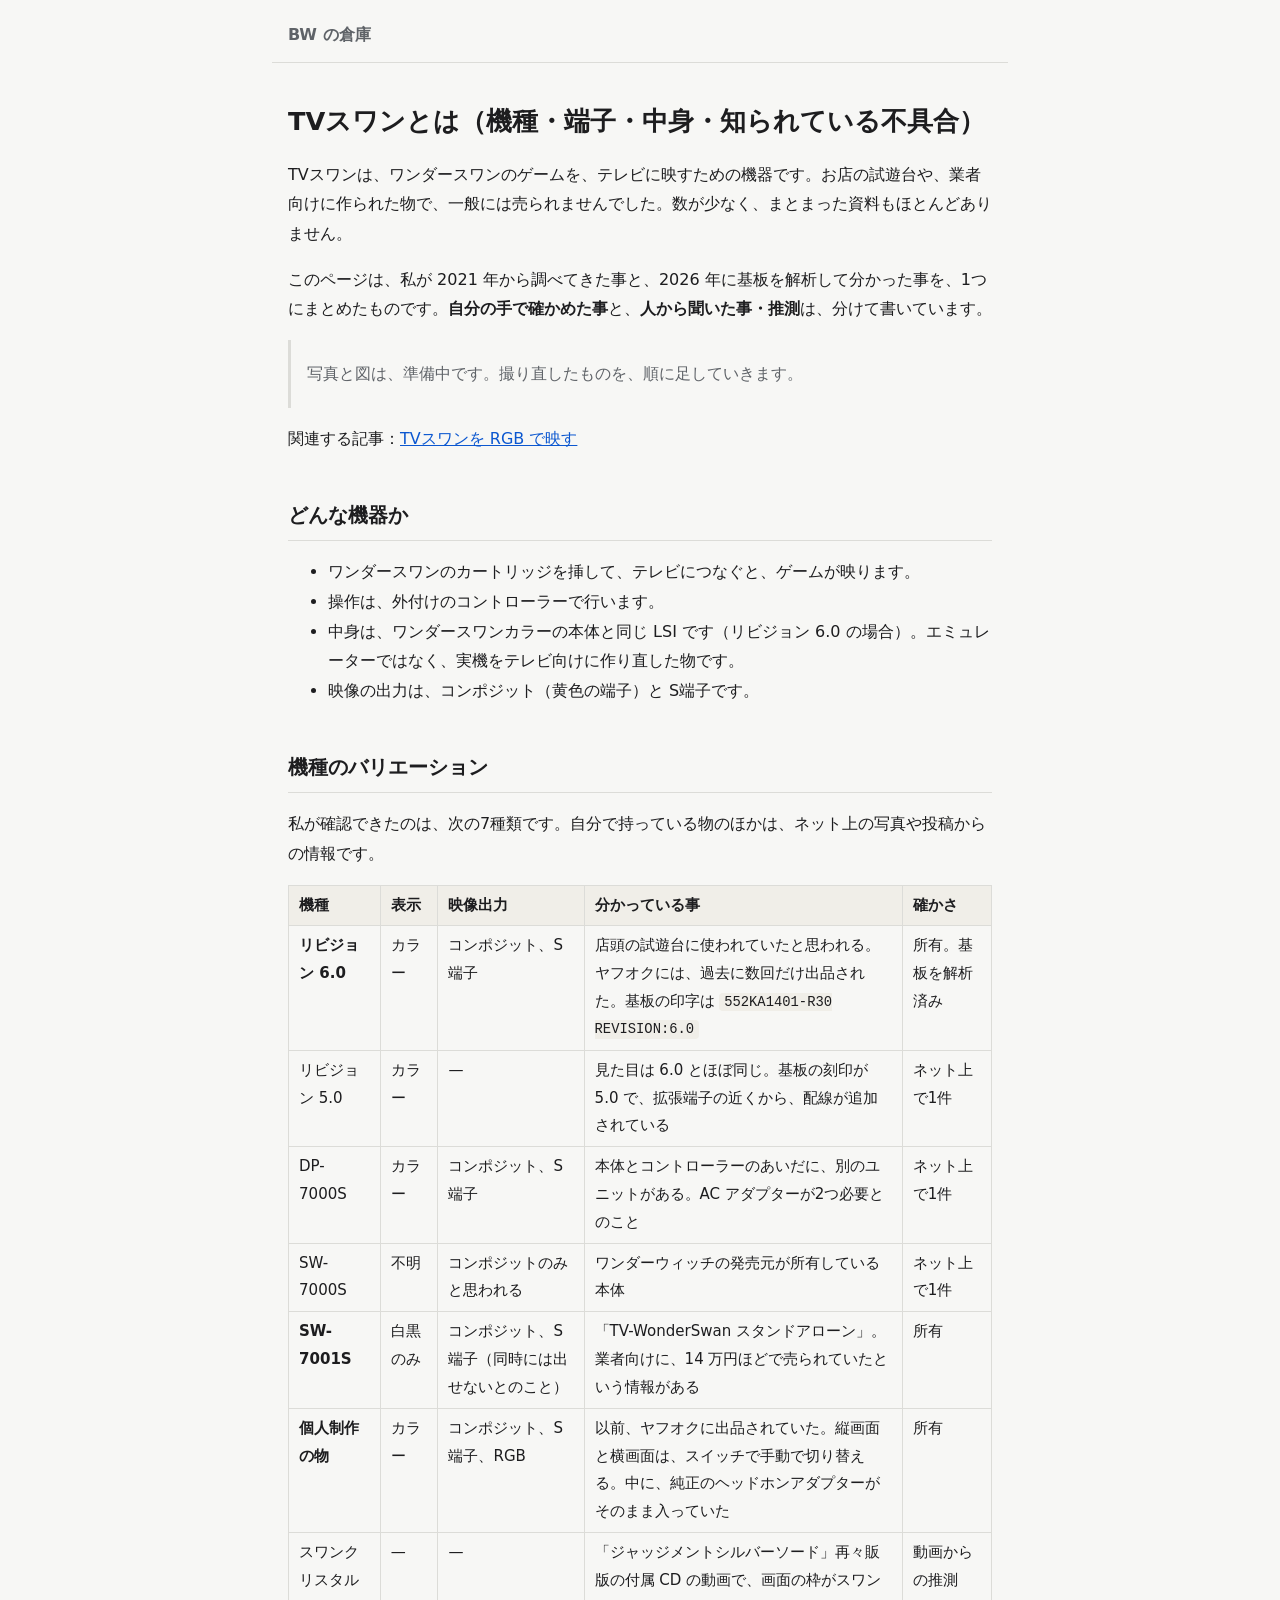
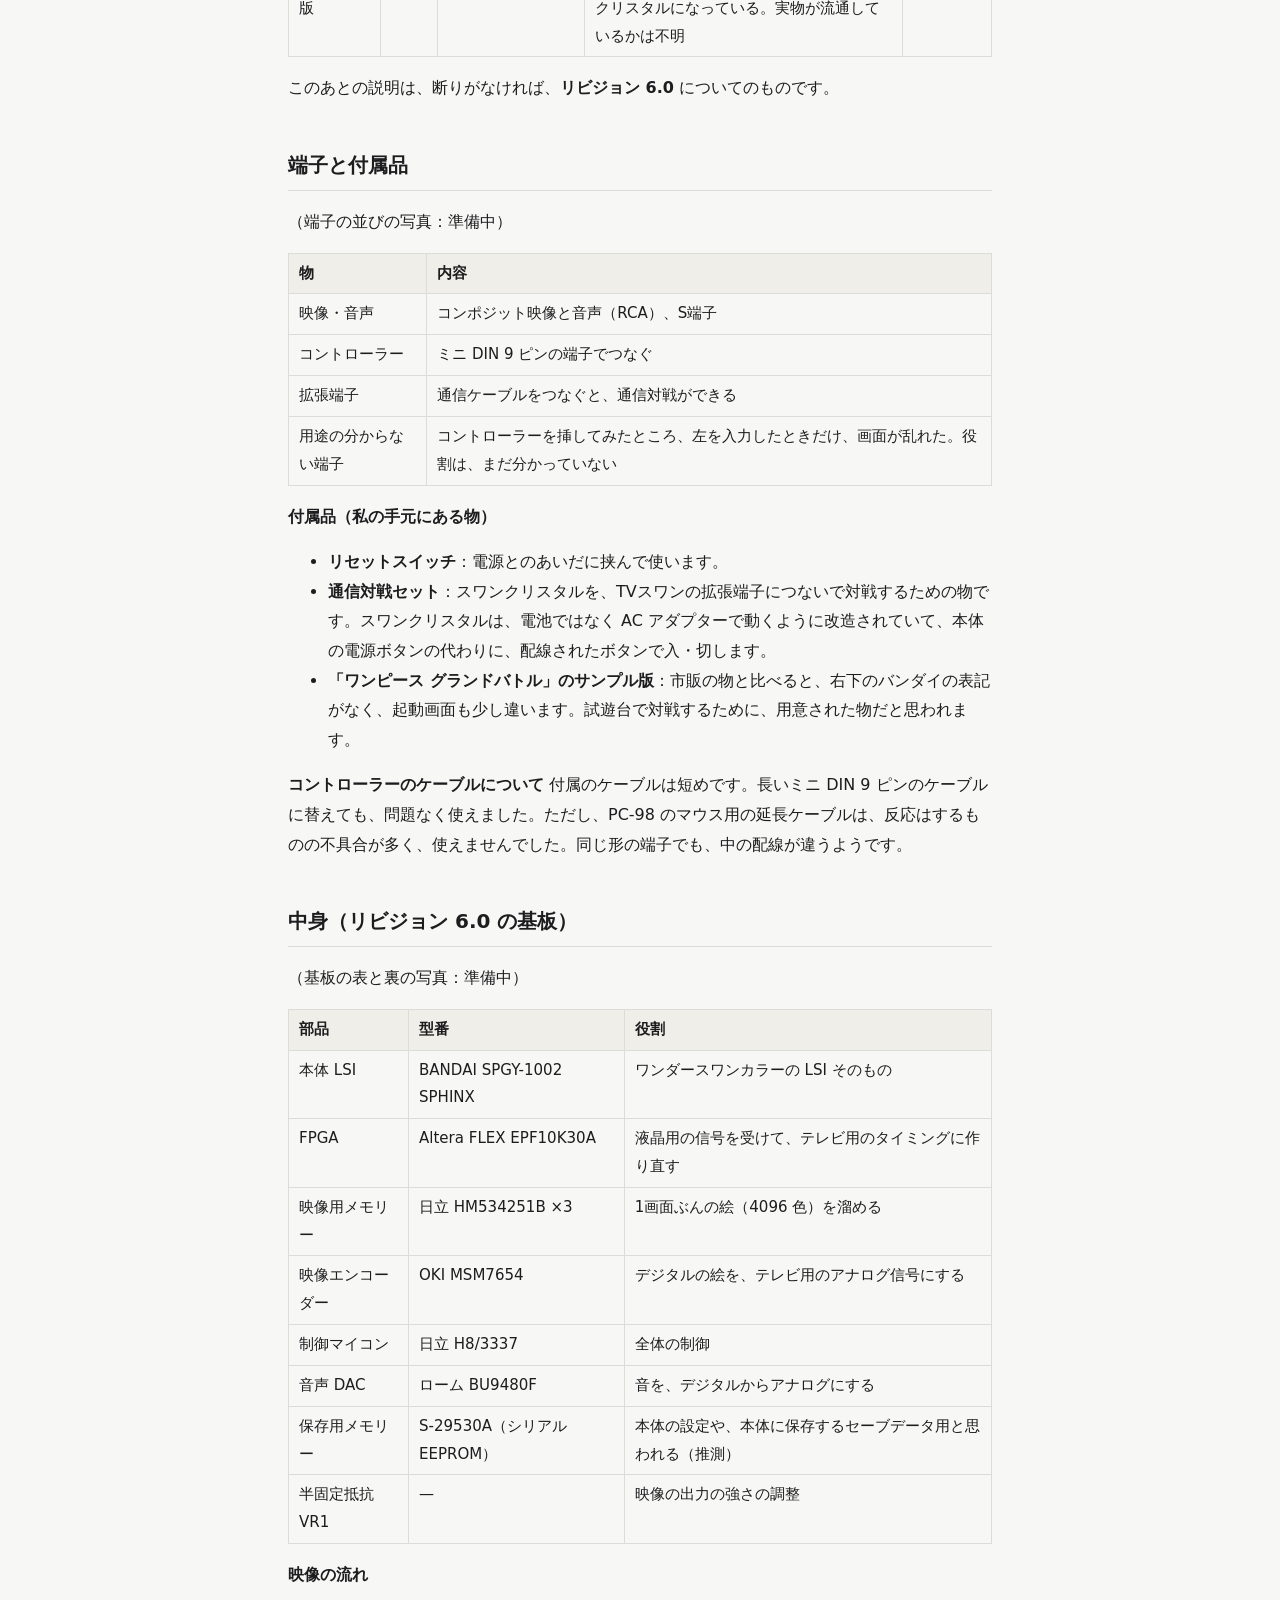
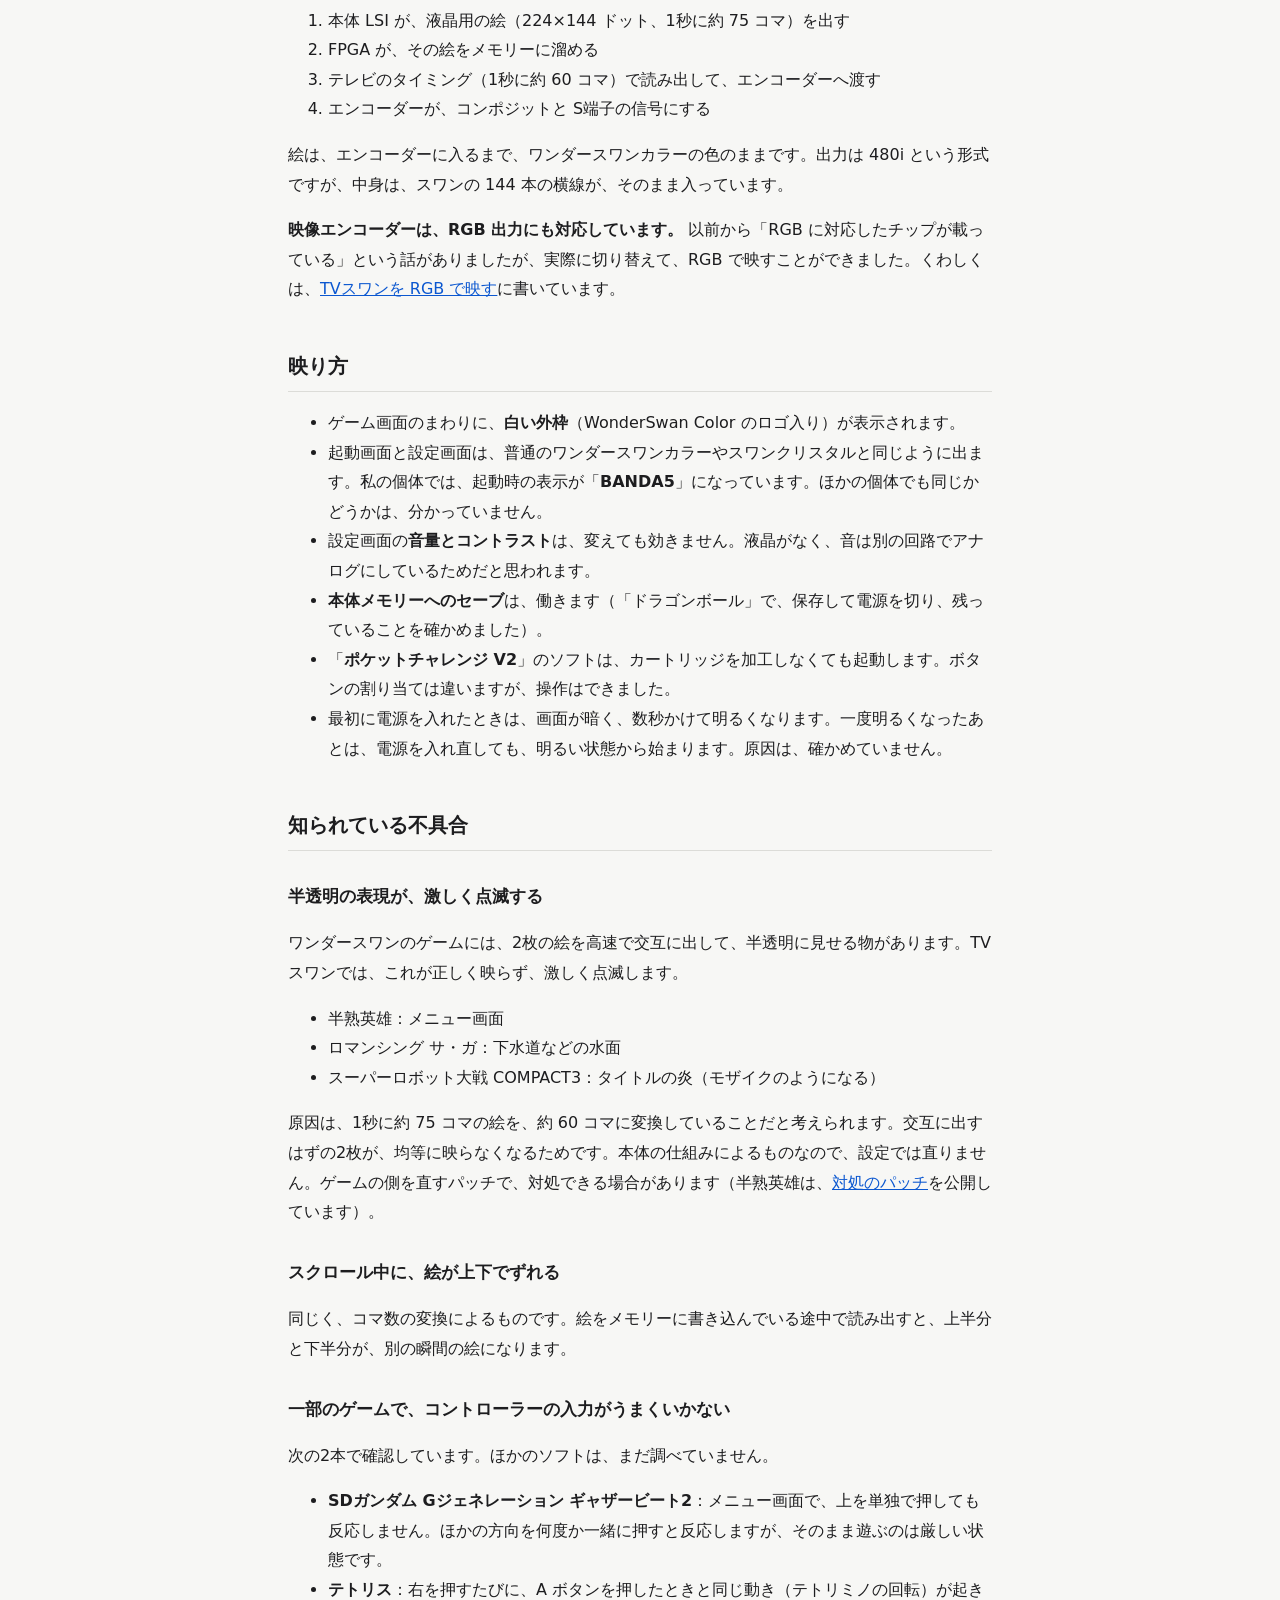
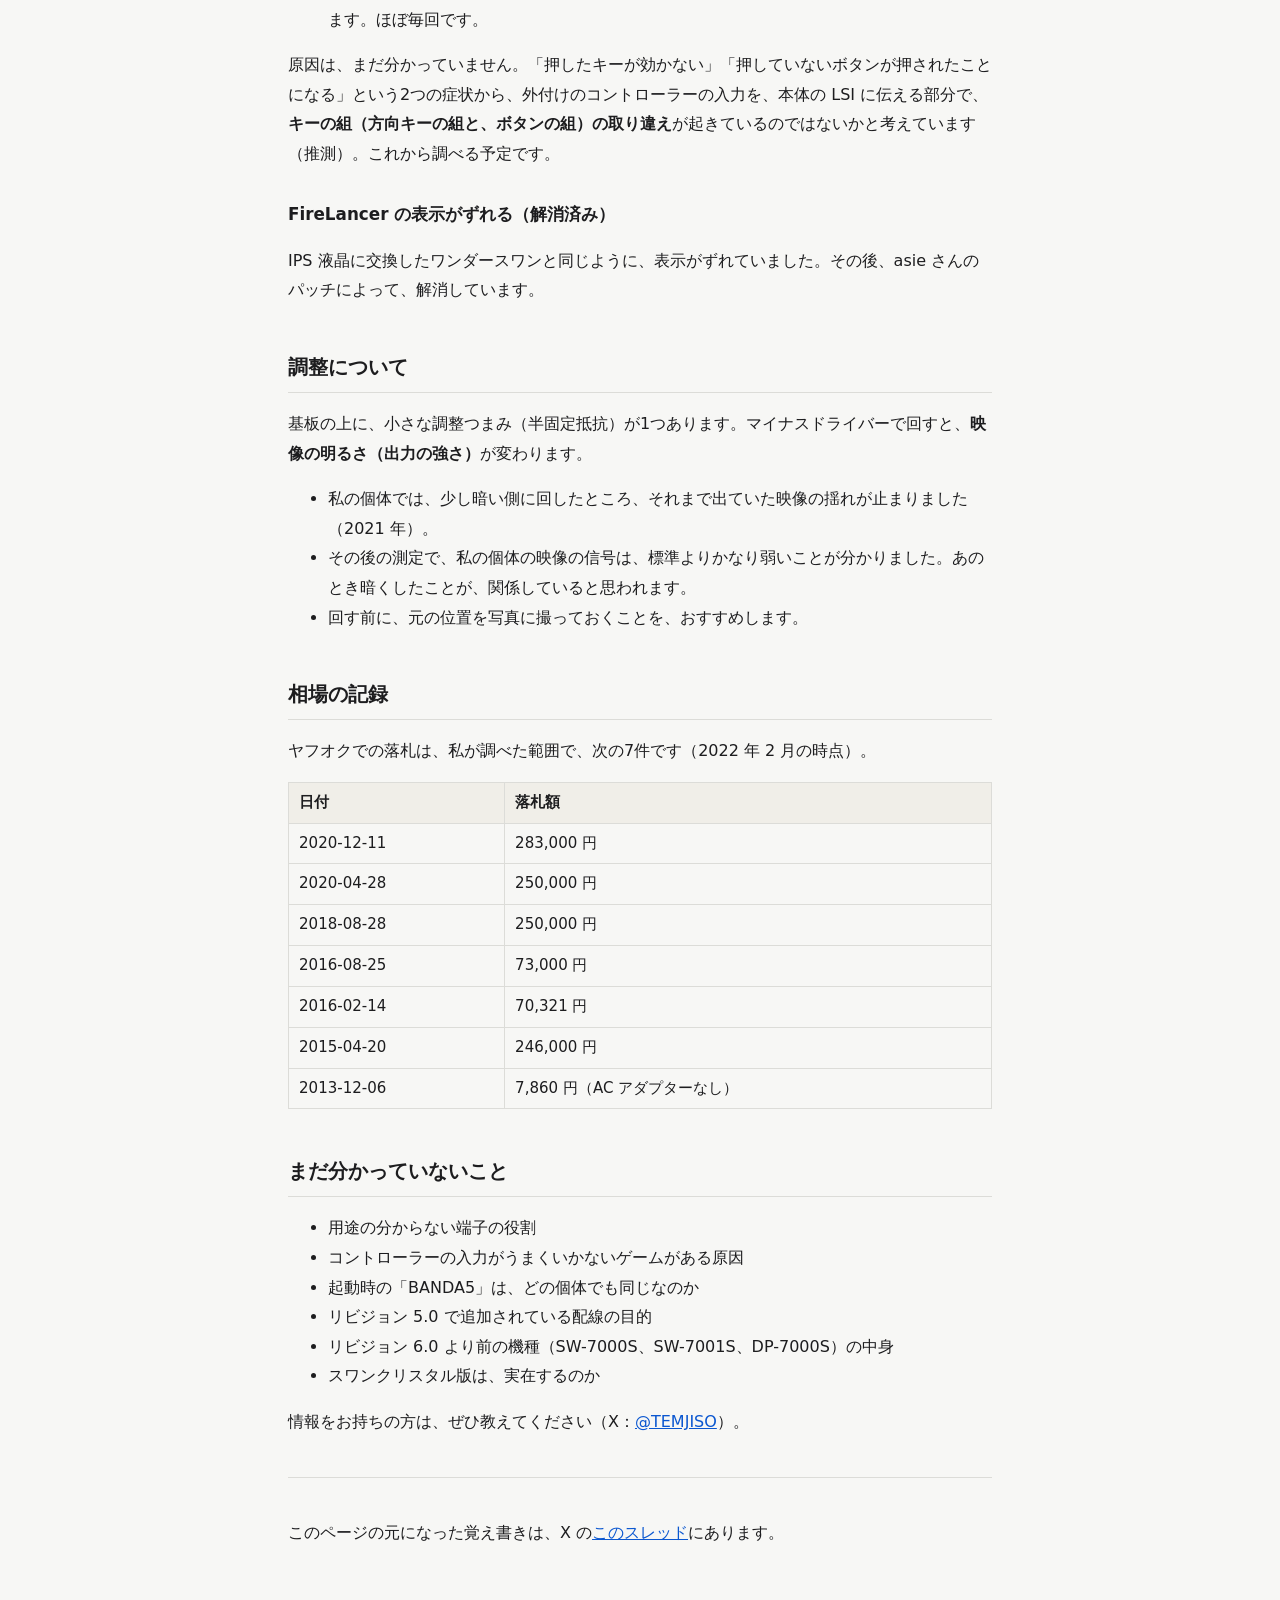
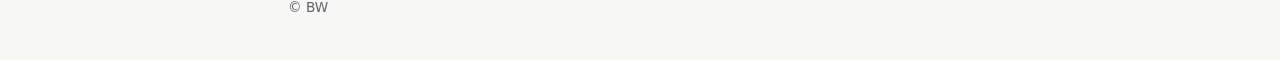
<file: tvswan-about.html>
<!doctype html>
<html lang="ja">
<head>
<meta charset="utf-8">
<meta name="viewport" content="width=device-width, initial-scale=1">
<title>TVスワンとは（機種・端子・中身・知られている不具合） | BW の倉庫</title>
<link rel="stylesheet" href="style.css">
</head>
<body>
<header><a href="index.html">BW の倉庫</a></header>
<main>
<h1>TVスワンとは（機種・端子・中身・知られている不具合）</h1>
<p>TVスワンは、ワンダースワンのゲームを、テレビに映すための機器です。お店の試遊台や、業者向けに作られた物で、一般には売られませんでした。数が少なく、まとまった資料もほとんどありません。</p>
<p>このページは、私が 2021 年から調べてきた事と、2026 年に基板を解析して分かった事を、1つにまとめたものです。<strong>自分の手で確かめた事</strong>と、<strong>人から聞いた事・推測</strong>は、分けて書いています。</p>
<blockquote>
<p>写真と図は、準備中です。撮り直したものを、順に足していきます。</p>
</blockquote>
<p>関連する記事：<a href="tvswan-rgb-guide.html">TVスワンを RGB で映す</a></p>
<h2>どんな機器か</h2>
<ul>
<li>ワンダースワンのカートリッジを挿して、テレビにつなぐと、ゲームが映ります。</li>
<li>操作は、外付けのコントローラーで行います。</li>
<li>中身は、ワンダースワンカラーの本体と同じ LSI です（リビジョン 6.0 の場合）。エミュレーターではなく、実機をテレビ向けに作り直した物です。</li>
<li>映像の出力は、コンポジット（黄色の端子）と S端子です。</li>
</ul>
<h2>機種のバリエーション</h2>
<p>私が確認できたのは、次の7種類です。自分で持っている物のほかは、ネット上の写真や投稿からの情報です。</p>
<div class="table"><table>
<thead>
<tr>
<th>機種</th>
<th>表示</th>
<th>映像出力</th>
<th>分かっている事</th>
<th>確かさ</th>
</tr>
</thead>
<tbody>
<tr>
<td><strong>リビジョン 6.0</strong></td>
<td>カラー</td>
<td>コンポジット、S端子</td>
<td>店頭の試遊台に使われていたと思われる。ヤフオクには、過去に数回だけ出品された。基板の印字は <code>552KA1401-R30 REVISION:6.0</code></td>
<td>所有。基板を解析済み</td>
</tr>
<tr>
<td>リビジョン 5.0</td>
<td>カラー</td>
<td>—</td>
<td>見た目は 6.0 とほぼ同じ。基板の刻印が 5.0 で、拡張端子の近くから、配線が追加されている</td>
<td>ネット上で1件</td>
</tr>
<tr>
<td>DP-7000S</td>
<td>カラー</td>
<td>コンポジット、S端子</td>
<td>本体とコントローラーのあいだに、別のユニットがある。AC アダプターが2つ必要とのこと</td>
<td>ネット上で1件</td>
</tr>
<tr>
<td>SW-7000S</td>
<td>不明</td>
<td>コンポジットのみと思われる</td>
<td>ワンダーウィッチの発売元が所有している本体</td>
<td>ネット上で1件</td>
</tr>
<tr>
<td><strong>SW-7001S</strong></td>
<td>白黒のみ</td>
<td>コンポジット、S端子（同時には出せないとのこと）</td>
<td>「TV-WonderSwan スタンドアローン」。業者向けに、14 万円ほどで売られていたという情報がある</td>
<td>所有</td>
</tr>
<tr>
<td><strong>個人制作の物</strong></td>
<td>カラー</td>
<td>コンポジット、S端子、RGB</td>
<td>以前、ヤフオクに出品されていた。縦画面と横画面は、スイッチで手動で切り替える。中に、純正のヘッドホンアダプターがそのまま入っていた</td>
<td>所有</td>
</tr>
<tr>
<td>スワンクリスタル版</td>
<td>—</td>
<td>—</td>
<td>「ジャッジメントシルバーソード」再々販版の付属 CD の動画で、画面の枠がスワンクリスタルになっている。実物が流通しているかは不明</td>
<td>動画からの推測</td>
</tr>
</tbody>
</table></div>
<p>このあとの説明は、断りがなければ、<strong>リビジョン 6.0</strong> についてのものです。</p>
<h2>端子と付属品</h2>
<p>（端子の並びの写真：準備中）</p>
<div class="table"><table>
<thead>
<tr>
<th>物</th>
<th>内容</th>
</tr>
</thead>
<tbody>
<tr>
<td>映像・音声</td>
<td>コンポジット映像と音声（RCA）、S端子</td>
</tr>
<tr>
<td>コントローラー</td>
<td>ミニ DIN 9 ピンの端子でつなぐ</td>
</tr>
<tr>
<td>拡張端子</td>
<td>通信ケーブルをつなぐと、通信対戦ができる</td>
</tr>
<tr>
<td>用途の分からない端子</td>
<td>コントローラーを挿してみたところ、左を入力したときだけ、画面が乱れた。役割は、まだ分かっていない</td>
</tr>
</tbody>
</table></div>
<p><strong>付属品（私の手元にある物）</strong></p>
<ul>
<li><strong>リセットスイッチ</strong>：電源とのあいだに挟んで使います。</li>
<li><strong>通信対戦セット</strong>：スワンクリスタルを、TVスワンの拡張端子につないで対戦するための物です。スワンクリスタルは、電池ではなく AC アダプターで動くように改造されていて、本体の電源ボタンの代わりに、配線されたボタンで入・切します。</li>
<li><strong>「ワンピース グランドバトル」のサンプル版</strong>：市販の物と比べると、右下のバンダイの表記がなく、起動画面も少し違います。試遊台で対戦するために、用意された物だと思われます。</li>
</ul>
<p><strong>コントローラーのケーブルについて</strong>
付属のケーブルは短めです。長いミニ DIN 9 ピンのケーブルに替えても、問題なく使えました。ただし、PC-98 のマウス用の延長ケーブルは、反応はするものの不具合が多く、使えませんでした。同じ形の端子でも、中の配線が違うようです。</p>
<h2>中身（リビジョン 6.0 の基板）</h2>
<p>（基板の表と裏の写真：準備中）</p>
<div class="table"><table>
<thead>
<tr>
<th>部品</th>
<th>型番</th>
<th>役割</th>
</tr>
</thead>
<tbody>
<tr>
<td>本体 LSI</td>
<td>BANDAI SPGY-1002 SPHINX</td>
<td>ワンダースワンカラーの LSI そのもの</td>
</tr>
<tr>
<td>FPGA</td>
<td>Altera FLEX EPF10K30A</td>
<td>液晶用の信号を受けて、テレビ用のタイミングに作り直す</td>
</tr>
<tr>
<td>映像用メモリー</td>
<td>日立 HM534251B ×3</td>
<td>1画面ぶんの絵（4096 色）を溜める</td>
</tr>
<tr>
<td>映像エンコーダー</td>
<td>OKI MSM7654</td>
<td>デジタルの絵を、テレビ用のアナログ信号にする</td>
</tr>
<tr>
<td>制御マイコン</td>
<td>日立 H8/3337</td>
<td>全体の制御</td>
</tr>
<tr>
<td>音声 DAC</td>
<td>ローム BU9480F</td>
<td>音を、デジタルからアナログにする</td>
</tr>
<tr>
<td>保存用メモリー</td>
<td>S-29530A（シリアル EEPROM）</td>
<td>本体の設定や、本体に保存するセーブデータ用と思われる（推測）</td>
</tr>
<tr>
<td>半固定抵抗 VR1</td>
<td>—</td>
<td>映像の出力の強さの調整</td>
</tr>
</tbody>
</table></div>
<p><strong>映像の流れ</strong></p>
<ol>
<li>本体 LSI が、液晶用の絵（224×144 ドット、1秒に約 75 コマ）を出す</li>
<li>FPGA が、その絵をメモリーに溜める</li>
<li>テレビのタイミング（1秒に約 60 コマ）で読み出して、エンコーダーへ渡す</li>
<li>エンコーダーが、コンポジットと S端子の信号にする</li>
</ol>
<p>絵は、エンコーダーに入るまで、ワンダースワンカラーの色のままです。出力は 480i という形式ですが、中身は、スワンの 144 本の横線が、そのまま入っています。</p>
<p><strong>映像エンコーダーは、RGB 出力にも対応しています。</strong> 以前から「RGB に対応したチップが載っている」という話がありましたが、実際に切り替えて、RGB で映すことができました。くわしくは、<a href="tvswan-rgb-guide.html">TVスワンを RGB で映す</a>に書いています。</p>
<h2>映り方</h2>
<ul>
<li>ゲーム画面のまわりに、<strong>白い外枠</strong>（WonderSwan Color のロゴ入り）が表示されます。</li>
<li>起動画面と設定画面は、普通のワンダースワンカラーやスワンクリスタルと同じように出ます。私の個体では、起動時の表示が「<strong>BANDA5</strong>」になっています。ほかの個体でも同じかどうかは、分かっていません。</li>
<li>設定画面の<strong>音量とコントラスト</strong>は、変えても効きません。液晶がなく、音は別の回路でアナログにしているためだと思われます。</li>
<li><strong>本体メモリーへのセーブ</strong>は、働きます（「ドラゴンボール」で、保存して電源を切り、残っていることを確かめました）。</li>
<li>「<strong>ポケットチャレンジ V2</strong>」のソフトは、カートリッジを加工しなくても起動します。ボタンの割り当ては違いますが、操作はできました。</li>
<li>最初に電源を入れたときは、画面が暗く、数秒かけて明るくなります。一度明るくなったあとは、電源を入れ直しても、明るい状態から始まります。原因は、確かめていません。</li>
</ul>
<h2>知られている不具合</h2>
<h3>半透明の表現が、激しく点滅する</h3>
<p>ワンダースワンのゲームには、2枚の絵を高速で交互に出して、半透明に見せる物があります。TVスワンでは、これが正しく映らず、激しく点滅します。</p>
<ul>
<li>半熟英雄：メニュー画面</li>
<li>ロマンシング サ・ガ：下水道などの水面</li>
<li>スーパーロボット大戦 COMPACT3：タイトルの炎（モザイクのようになる）</li>
</ul>
<p>原因は、1秒に約 75 コマの絵を、約 60 コマに変換していることだと考えられます。交互に出すはずの2枚が、均等に映らなくなるためです。本体の仕組みによるものなので、設定では直りません。ゲームの側を直すパッチで、対処できる場合があります（半熟英雄は、<a href="https://github.com/temjiso-oss/wonderswan-patches/tree/main/hanjuku-hero">対処のパッチ</a>を公開しています）。</p>
<h3>スクロール中に、絵が上下でずれる</h3>
<p>同じく、コマ数の変換によるものです。絵をメモリーに書き込んでいる途中で読み出すと、上半分と下半分が、別の瞬間の絵になります。</p>
<h3>一部のゲームで、コントローラーの入力がうまくいかない</h3>
<p>次の2本で確認しています。ほかのソフトは、まだ調べていません。</p>
<ul>
<li><strong>SDガンダム Gジェネレーション ギャザービート2</strong>：メニュー画面で、上を単独で押しても反応しません。ほかの方向を何度か一緒に押すと反応しますが、そのまま遊ぶのは厳しい状態です。</li>
<li><strong>テトリス</strong>：右を押すたびに、A ボタンを押したときと同じ動き（テトリミノの回転）が起きます。ほぼ毎回です。</li>
</ul>
<p>原因は、まだ分かっていません。「押したキーが効かない」「押していないボタンが押されたことになる」という2つの症状から、外付けのコントローラーの入力を、本体の LSI に伝える部分で、<strong>キーの組（方向キーの組と、ボタンの組）の取り違え</strong>が起きているのではないかと考えています（推測）。これから調べる予定です。</p>
<h3>FireLancer の表示がずれる（解消済み）</h3>
<p>IPS 液晶に交換したワンダースワンと同じように、表示がずれていました。その後、asie さんのパッチによって、解消しています。</p>
<h2>調整について</h2>
<p>基板の上に、小さな調整つまみ（半固定抵抗）が1つあります。マイナスドライバーで回すと、<strong>映像の明るさ（出力の強さ）</strong>が変わります。</p>
<ul>
<li>私の個体では、少し暗い側に回したところ、それまで出ていた映像の揺れが止まりました（2021 年）。</li>
<li>その後の測定で、私の個体の映像の信号は、標準よりかなり弱いことが分かりました。あのとき暗くしたことが、関係していると思われます。</li>
<li>回す前に、元の位置を写真に撮っておくことを、おすすめします。</li>
</ul>
<h2>相場の記録</h2>
<p>ヤフオクでの落札は、私が調べた範囲で、次の7件です（2022 年 2 月の時点）。</p>
<div class="table"><table>
<thead>
<tr>
<th>日付</th>
<th>落札額</th>
</tr>
</thead>
<tbody>
<tr>
<td>2020-12-11</td>
<td>283,000 円</td>
</tr>
<tr>
<td>2020-04-28</td>
<td>250,000 円</td>
</tr>
<tr>
<td>2018-08-28</td>
<td>250,000 円</td>
</tr>
<tr>
<td>2016-08-25</td>
<td>73,000 円</td>
</tr>
<tr>
<td>2016-02-14</td>
<td>70,321 円</td>
</tr>
<tr>
<td>2015-04-20</td>
<td>246,000 円</td>
</tr>
<tr>
<td>2013-12-06</td>
<td>7,860 円（AC アダプターなし）</td>
</tr>
</tbody>
</table></div>
<h2>まだ分かっていないこと</h2>
<ul>
<li>用途の分からない端子の役割</li>
<li>コントローラーの入力がうまくいかないゲームがある原因</li>
<li>起動時の「BANDA5」は、どの個体でも同じなのか</li>
<li>リビジョン 5.0 で追加されている配線の目的</li>
<li>リビジョン 6.0 より前の機種（SW-7000S、SW-7001S、DP-7000S）の中身</li>
<li>スワンクリスタル版は、実在するのか</li>
</ul>
<p>情報をお持ちの方は、ぜひ教えてください（X：<a href="https://x.com/TEMJISO">@TEMJISO</a>）。</p>
<hr />
<p>このページの元になった覚え書きは、X の<a href="https://x.com/TEMJISO/status/1443944214631370752">このスレッド</a>にあります。</p>
</main>
<footer>© BW</footer>
</body>
</html>
</file>
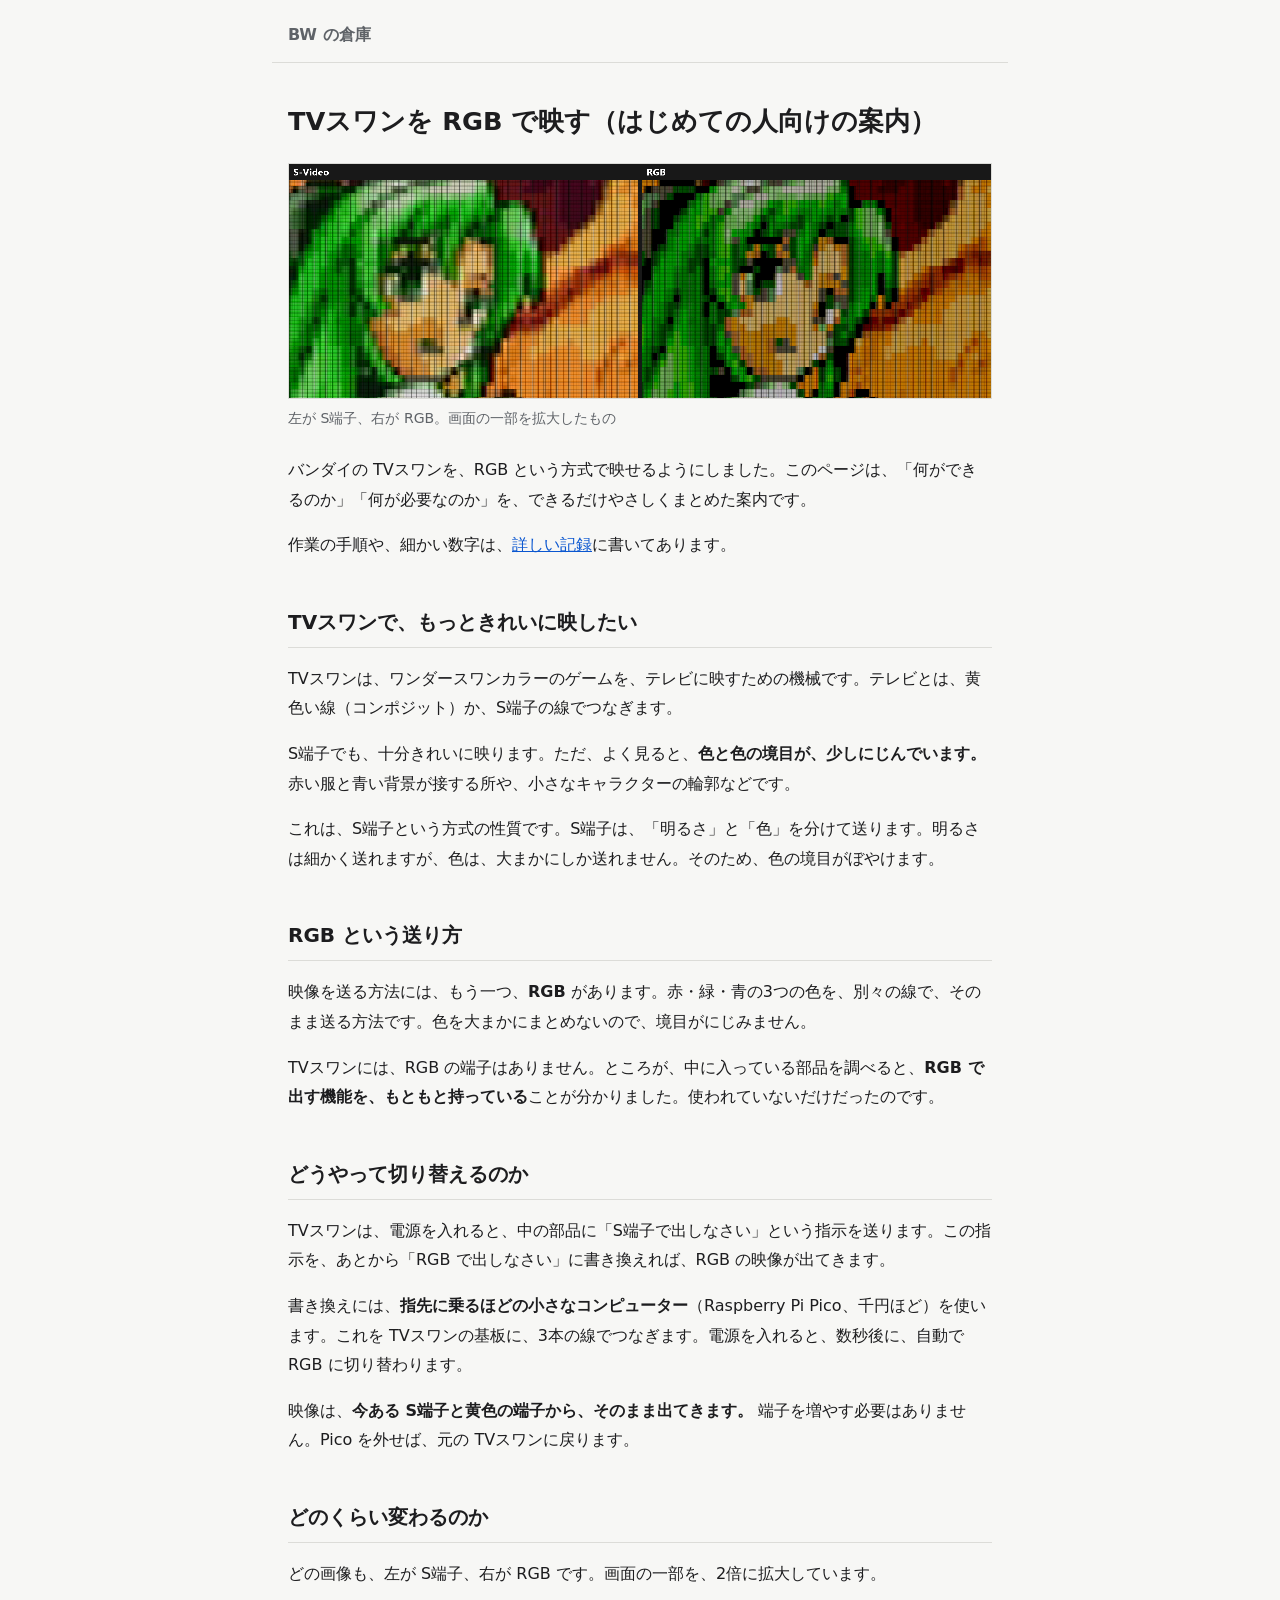
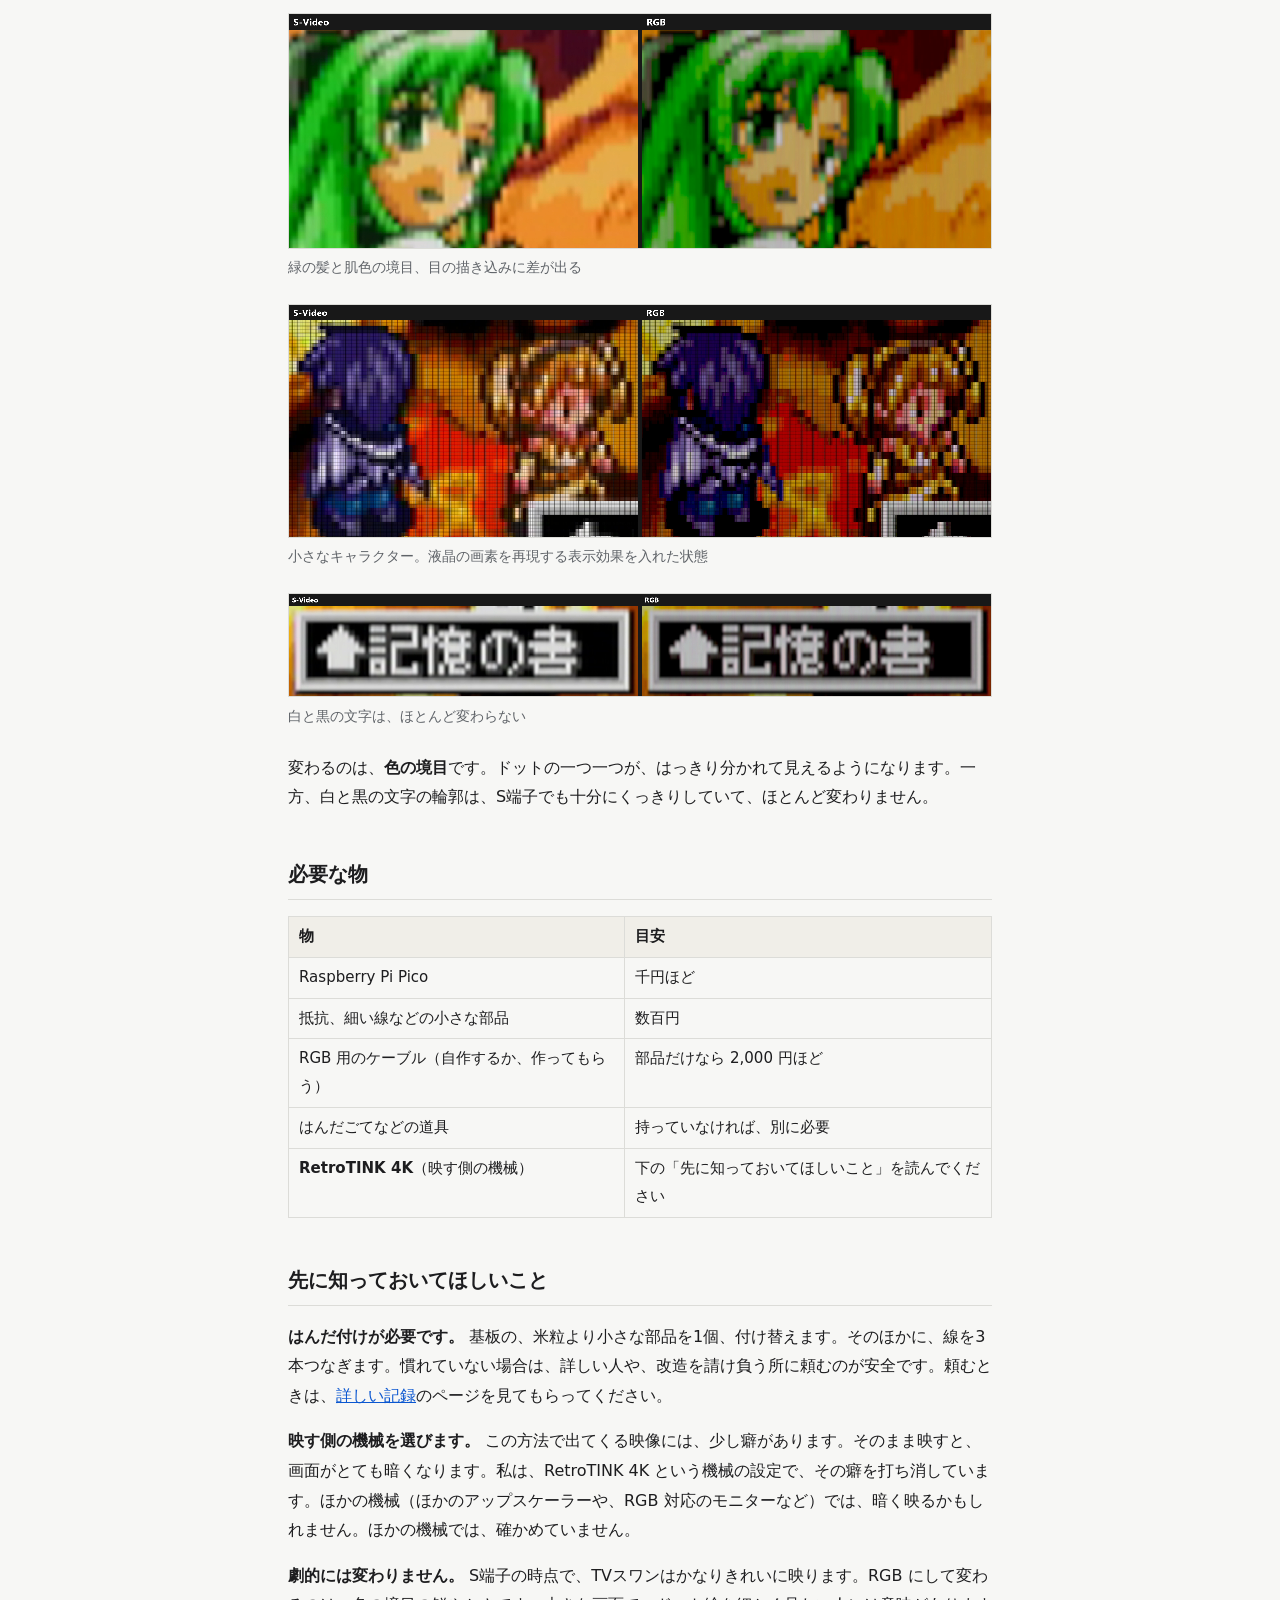
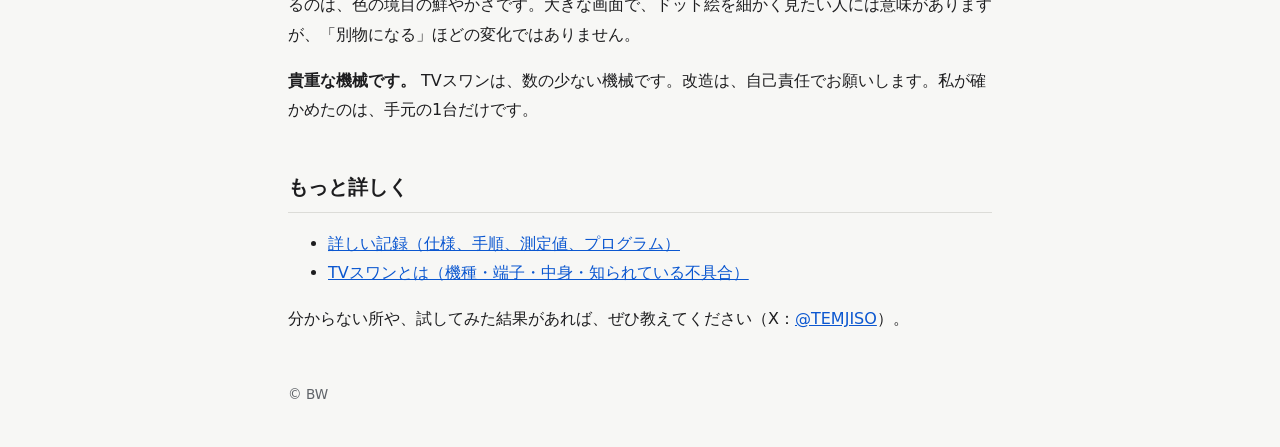
<file: tvswan-rgb-guide.html>
<!doctype html>
<html lang="ja">
<head>
<meta charset="utf-8">
<meta name="viewport" content="width=device-width, initial-scale=1">
<title>TVスワンを RGB で映す（はじめての人向けの案内） | BW の倉庫</title>
<link rel="stylesheet" href="style.css">
</head>
<body>
<header><a href="index.html">BW の倉庫</a></header>
<main>
<h1>TVスワンを RGB で映す（はじめての人向けの案内）</h1>
<figure><img src="assets/tvswan-rgb/cmp-lcd-greenhair.png" alt="左が S端子、右が RGB。画面の一部を拡大したもの" loading="lazy"><figcaption>左が S端子、右が RGB。画面の一部を拡大したもの</figcaption></figure>
<p>バンダイの TVスワンを、RGB という方式で映せるようにしました。このページは、「何ができるのか」「何が必要なのか」を、できるだけやさしくまとめた案内です。</p>
<p>作業の手順や、細かい数字は、<a href="tvswan-rgb.html">詳しい記録</a>に書いてあります。</p>
<h2>TVスワンで、もっときれいに映したい</h2>
<p>TVスワンは、ワンダースワンカラーのゲームを、テレビに映すための機械です。テレビとは、黄色い線（コンポジット）か、S端子の線でつなぎます。</p>
<p>S端子でも、十分きれいに映ります。ただ、よく見ると、<strong>色と色の境目が、少しにじんでいます。</strong> 赤い服と青い背景が接する所や、小さなキャラクターの輪郭などです。</p>
<p>これは、S端子という方式の性質です。S端子は、「明るさ」と「色」を分けて送ります。明るさは細かく送れますが、色は、大まかにしか送れません。そのため、色の境目がぼやけます。</p>
<h2>RGB という送り方</h2>
<p>映像を送る方法には、もう一つ、<strong>RGB</strong> があります。赤・緑・青の3つの色を、別々の線で、そのまま送る方法です。色を大まかにまとめないので、境目がにじみません。</p>
<p>TVスワンには、RGB の端子はありません。ところが、中に入っている部品を調べると、<strong>RGB で出す機能を、もともと持っている</strong>ことが分かりました。使われていないだけだったのです。</p>
<h2>どうやって切り替えるのか</h2>
<p>TVスワンは、電源を入れると、中の部品に「S端子で出しなさい」という指示を送ります。この指示を、あとから「RGB で出しなさい」に書き換えれば、RGB の映像が出てきます。</p>
<p>書き換えには、<strong>指先に乗るほどの小さなコンピューター</strong>（Raspberry Pi Pico、千円ほど）を使います。これを TVスワンの基板に、3本の線でつなぎます。電源を入れると、数秒後に、自動で RGB に切り替わります。</p>
<p>映像は、<strong>今ある S端子と黄色の端子から、そのまま出てきます。</strong> 端子を増やす必要はありません。Pico を外せば、元の TVスワンに戻ります。</p>
<h2>どのくらい変わるのか</h2>
<p>どの画像も、左が S端子、右が RGB です。画面の一部を、2倍に拡大しています。</p>
<figure><img src="assets/tvswan-rgb/cmp-plain-greenhair.png" alt="緑の髪と肌色の境目、目の描き込みに差が出る" loading="lazy"><figcaption>緑の髪と肌色の境目、目の描き込みに差が出る</figcaption></figure>
<figure><img src="assets/tvswan-rgb/cmp-lcd-characters.png" alt="小さなキャラクター。液晶の画素を再現する表示効果を入れた状態" loading="lazy"><figcaption>小さなキャラクター。液晶の画素を再現する表示効果を入れた状態</figcaption></figure>
<figure><img src="assets/tvswan-rgb/cmp-plain-label.png" alt="白と黒の文字は、ほとんど変わらない" loading="lazy"><figcaption>白と黒の文字は、ほとんど変わらない</figcaption></figure>
<p>変わるのは、<strong>色の境目</strong>です。ドットの一つ一つが、はっきり分かれて見えるようになります。一方、白と黒の文字の輪郭は、S端子でも十分にくっきりしていて、ほとんど変わりません。</p>
<h2>必要な物</h2>
<div class="table"><table>
<thead>
<tr>
<th>物</th>
<th>目安</th>
</tr>
</thead>
<tbody>
<tr>
<td>Raspberry Pi Pico</td>
<td>千円ほど</td>
</tr>
<tr>
<td>抵抗、細い線などの小さな部品</td>
<td>数百円</td>
</tr>
<tr>
<td>RGB 用のケーブル（自作するか、作ってもらう）</td>
<td>部品だけなら 2,000 円ほど</td>
</tr>
<tr>
<td>はんだごてなどの道具</td>
<td>持っていなければ、別に必要</td>
</tr>
<tr>
<td><strong>RetroTINK 4K</strong>（映す側の機械）</td>
<td>下の「先に知っておいてほしいこと」を読んでください</td>
</tr>
</tbody>
</table></div>
<h2>先に知っておいてほしいこと</h2>
<p><strong>はんだ付けが必要です。</strong>
基板の、米粒より小さな部品を1個、付け替えます。そのほかに、線を3本つなぎます。慣れていない場合は、詳しい人や、改造を請け負う所に頼むのが安全です。頼むときは、<a href="tvswan-rgb.html">詳しい記録</a>のページを見てもらってください。</p>
<p><strong>映す側の機械を選びます。</strong>
この方法で出てくる映像には、少し癖があります。そのまま映すと、画面がとても暗くなります。私は、RetroTINK 4K という機械の設定で、その癖を打ち消しています。ほかの機械（ほかのアップスケーラーや、RGB 対応のモニターなど）では、暗く映るかもしれません。ほかの機械では、確かめていません。</p>
<p><strong>劇的には変わりません。</strong>
S端子の時点で、TVスワンはかなりきれいに映ります。RGB にして変わるのは、色の境目の鮮やかさです。大きな画面で、ドット絵を細かく見たい人には意味がありますが、「別物になる」ほどの変化ではありません。</p>
<p><strong>貴重な機械です。</strong>
TVスワンは、数の少ない機械です。改造は、自己責任でお願いします。私が確かめたのは、手元の1台だけです。</p>
<h2>もっと詳しく</h2>
<ul>
<li><a href="tvswan-rgb.html">詳しい記録（仕様、手順、測定値、プログラム）</a></li>
<li><a href="tvswan-about.html">TVスワンとは（機種・端子・中身・知られている不具合）</a></li>
</ul>
<p>分からない所や、試してみた結果があれば、ぜひ教えてください（X：<a href="https://x.com/TEMJISO">@TEMJISO</a>）。</p>
</main>
<footer>© BW</footer>
</body>
</html>
</file>
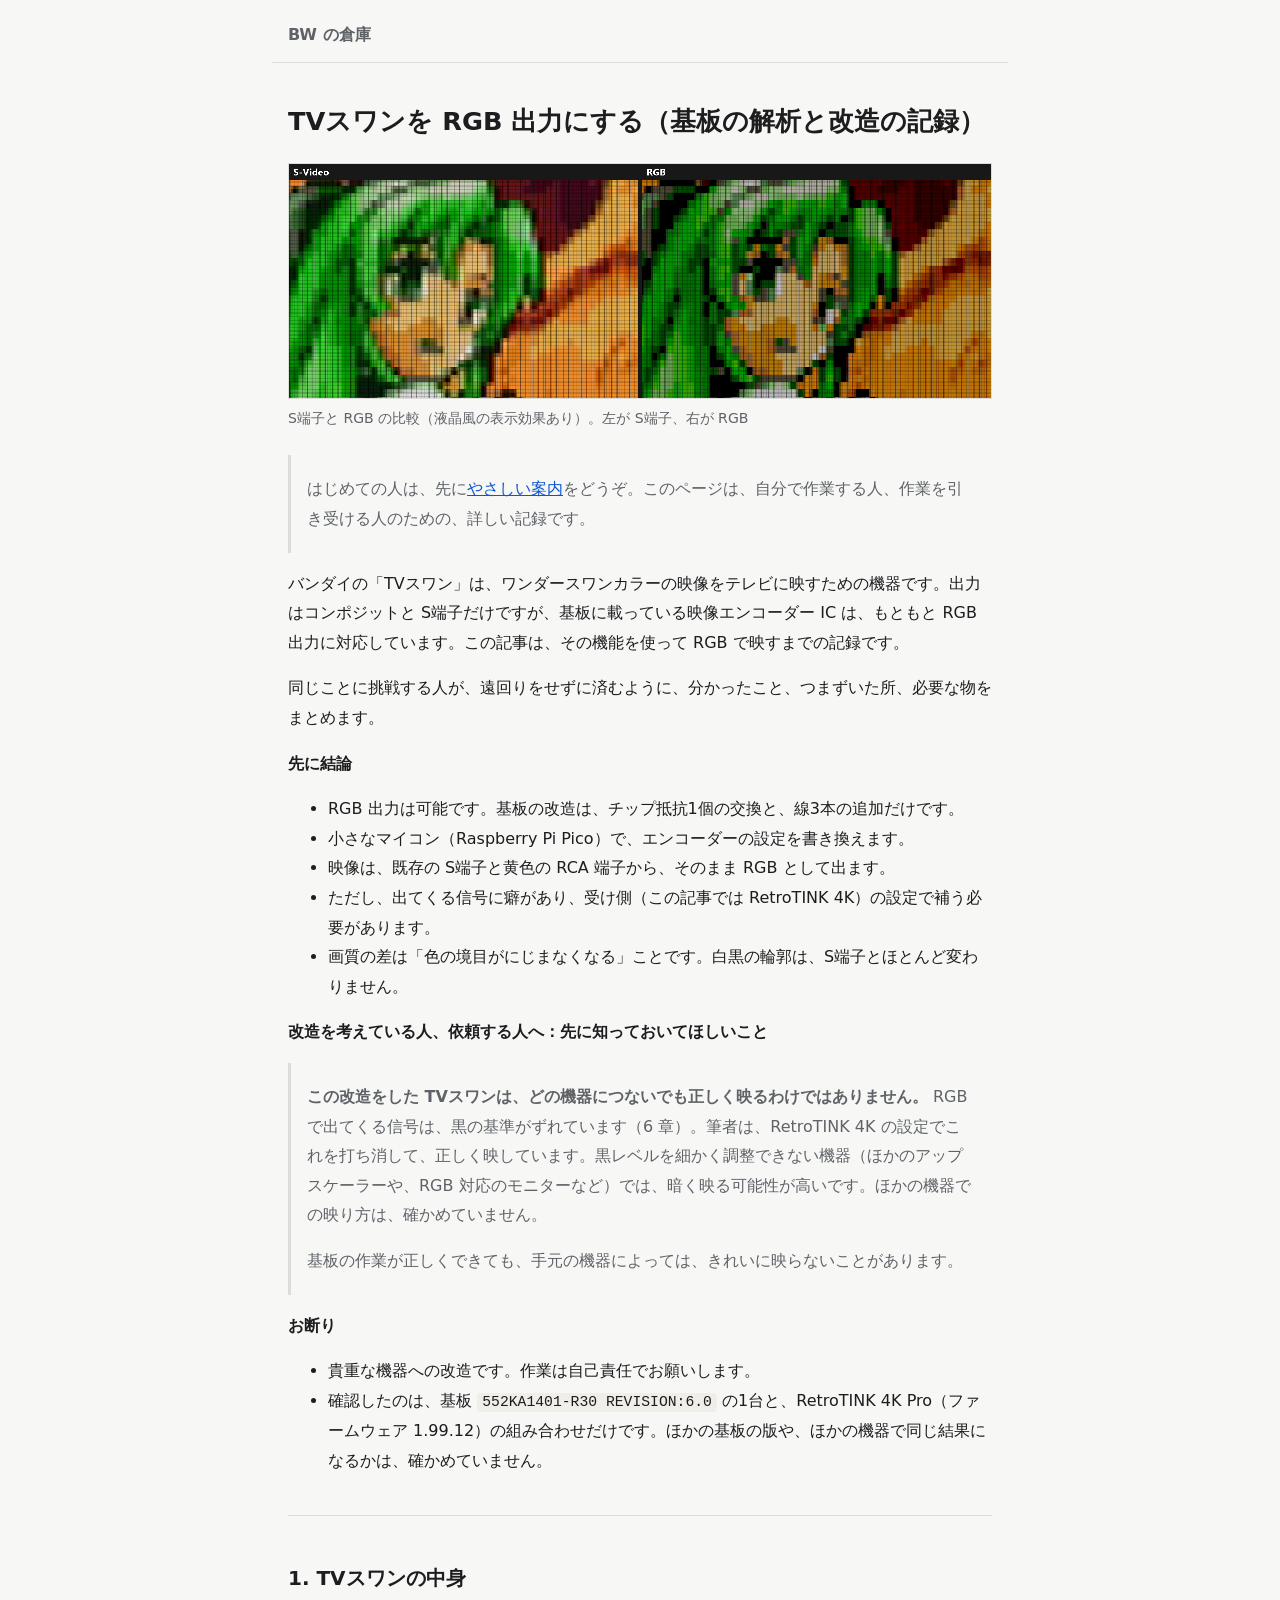
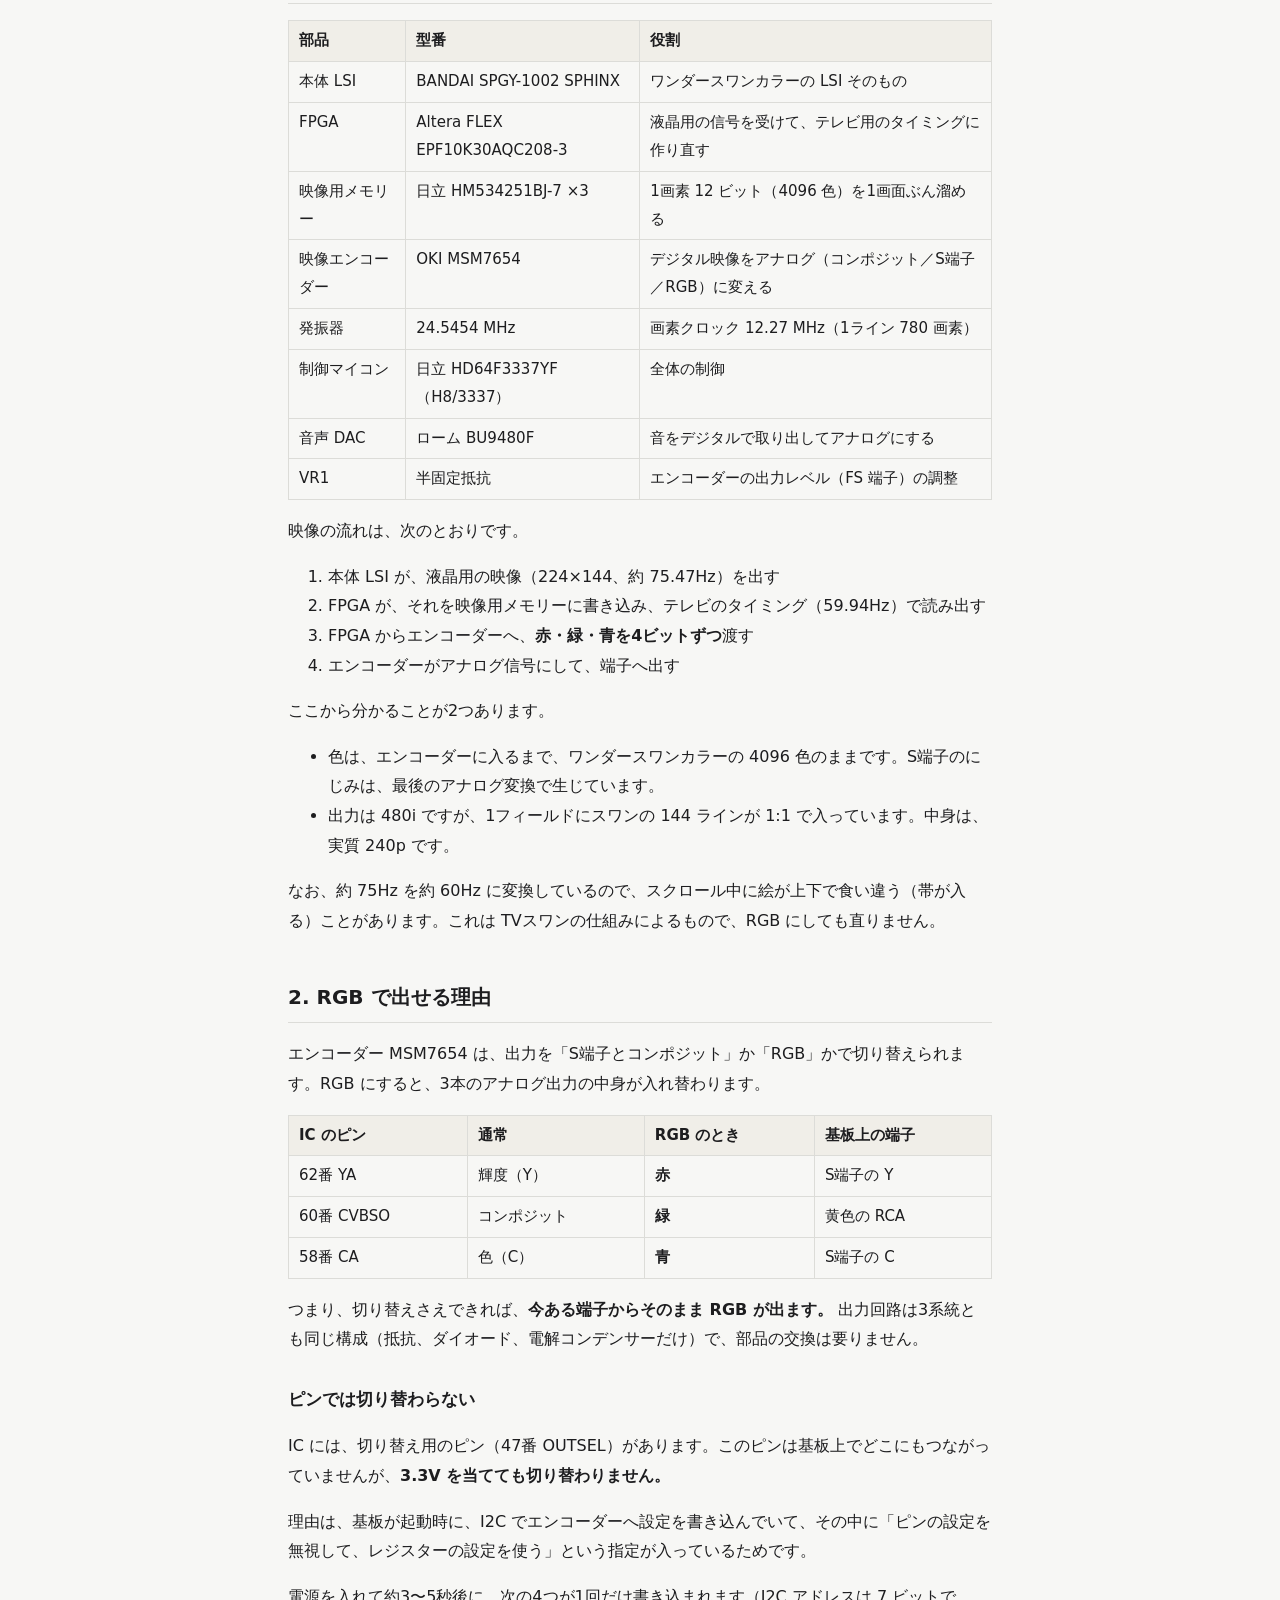
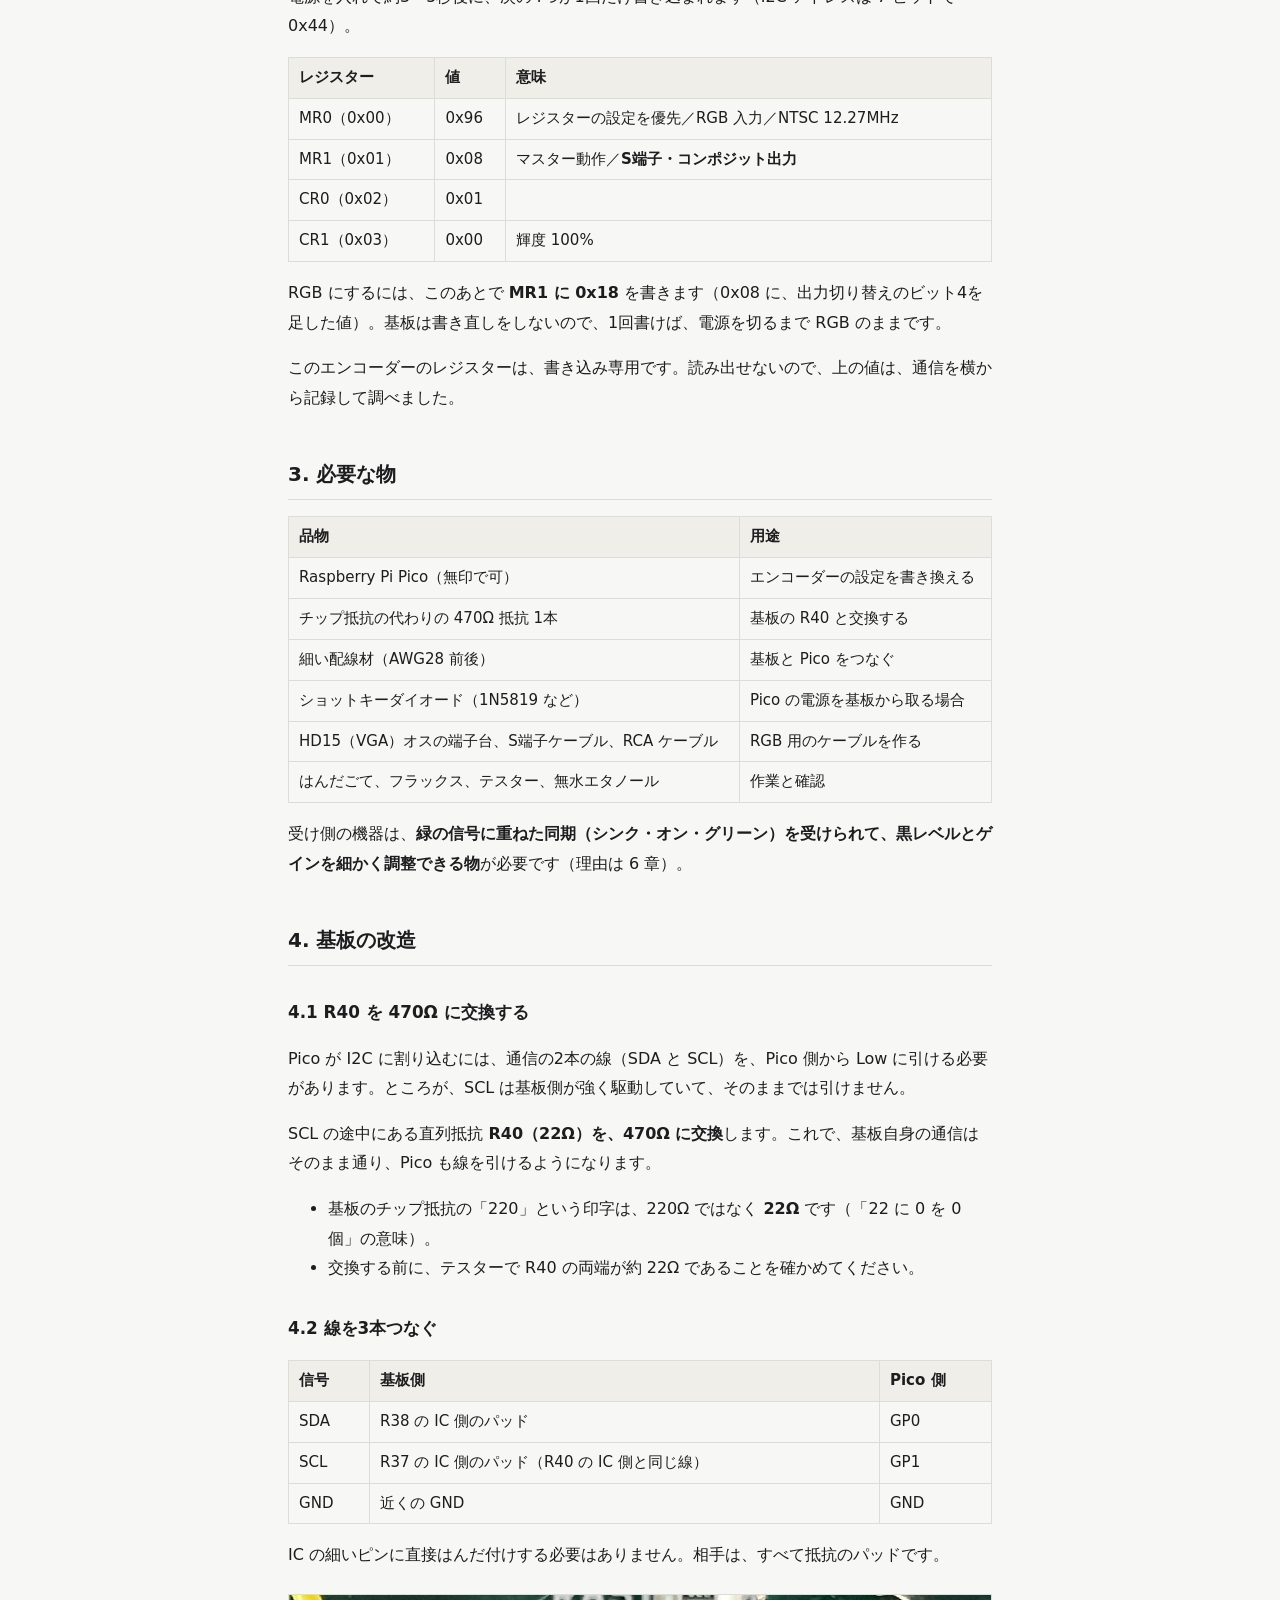
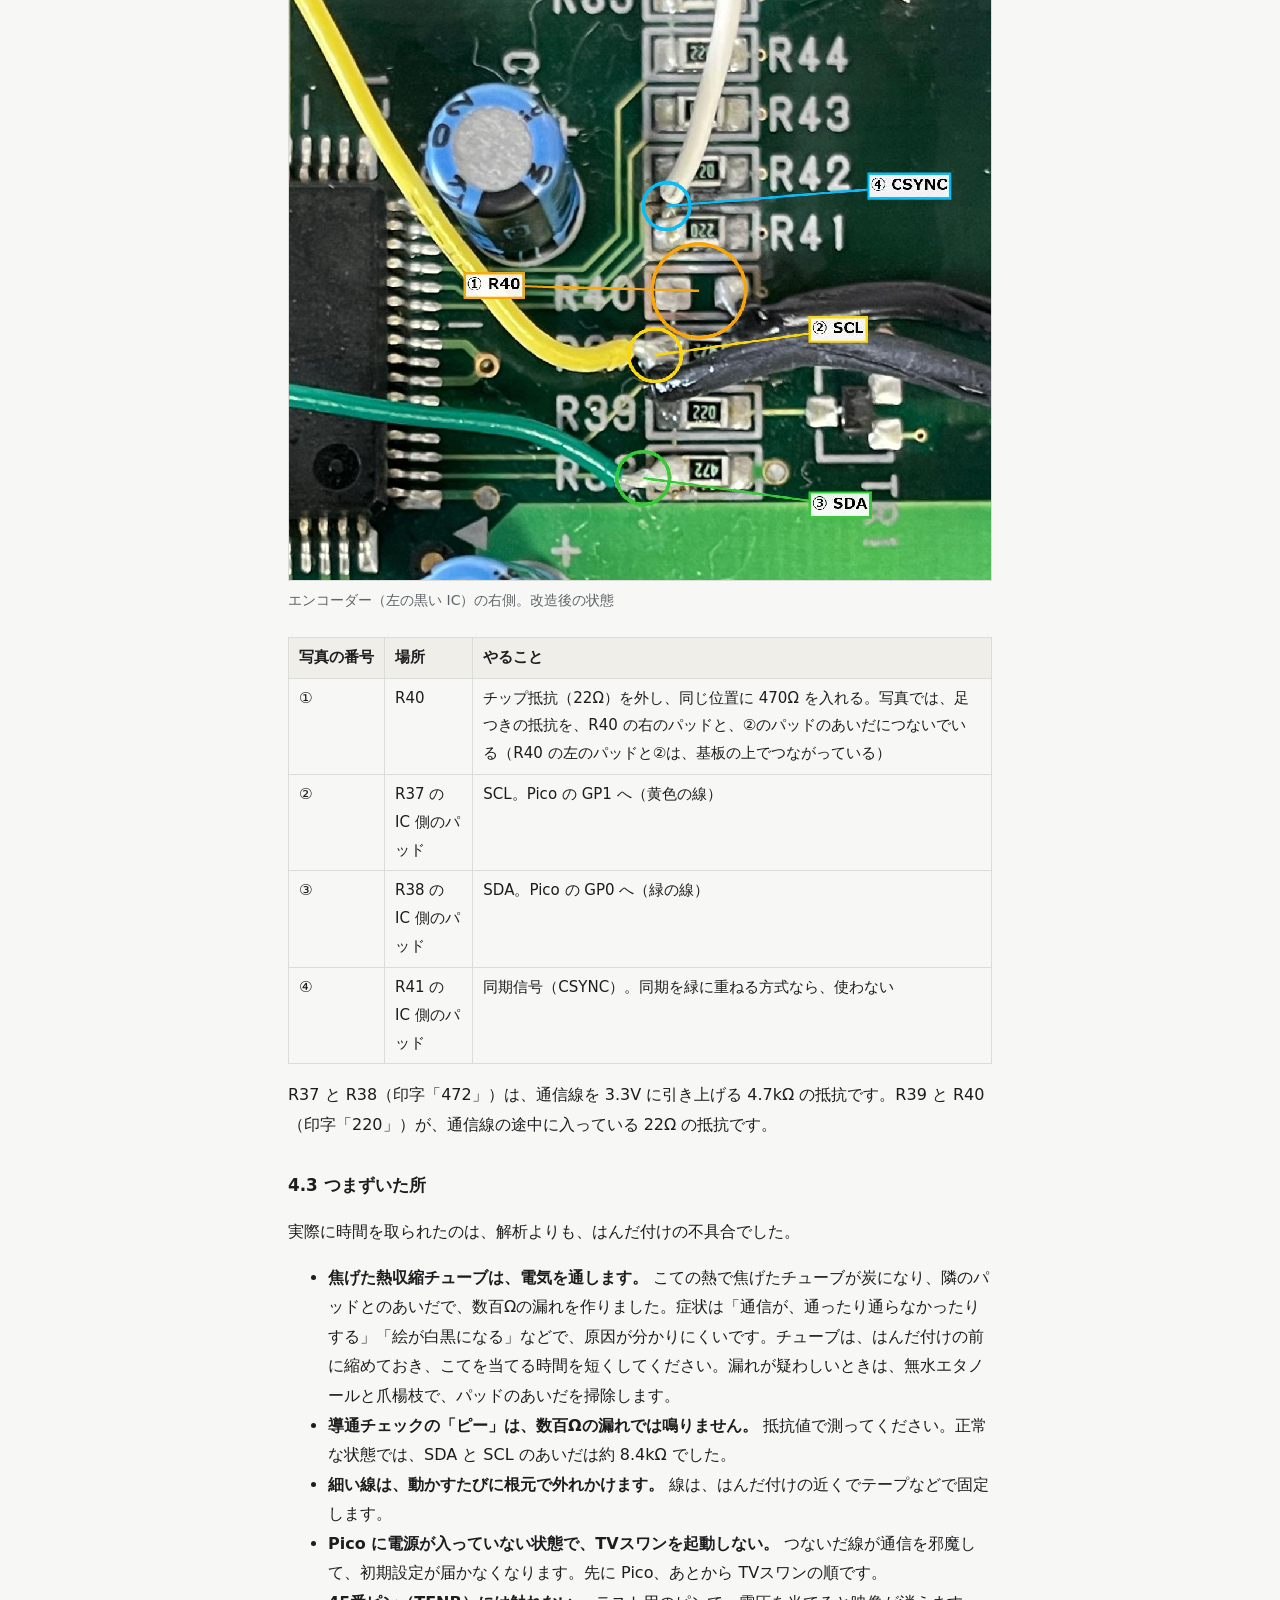
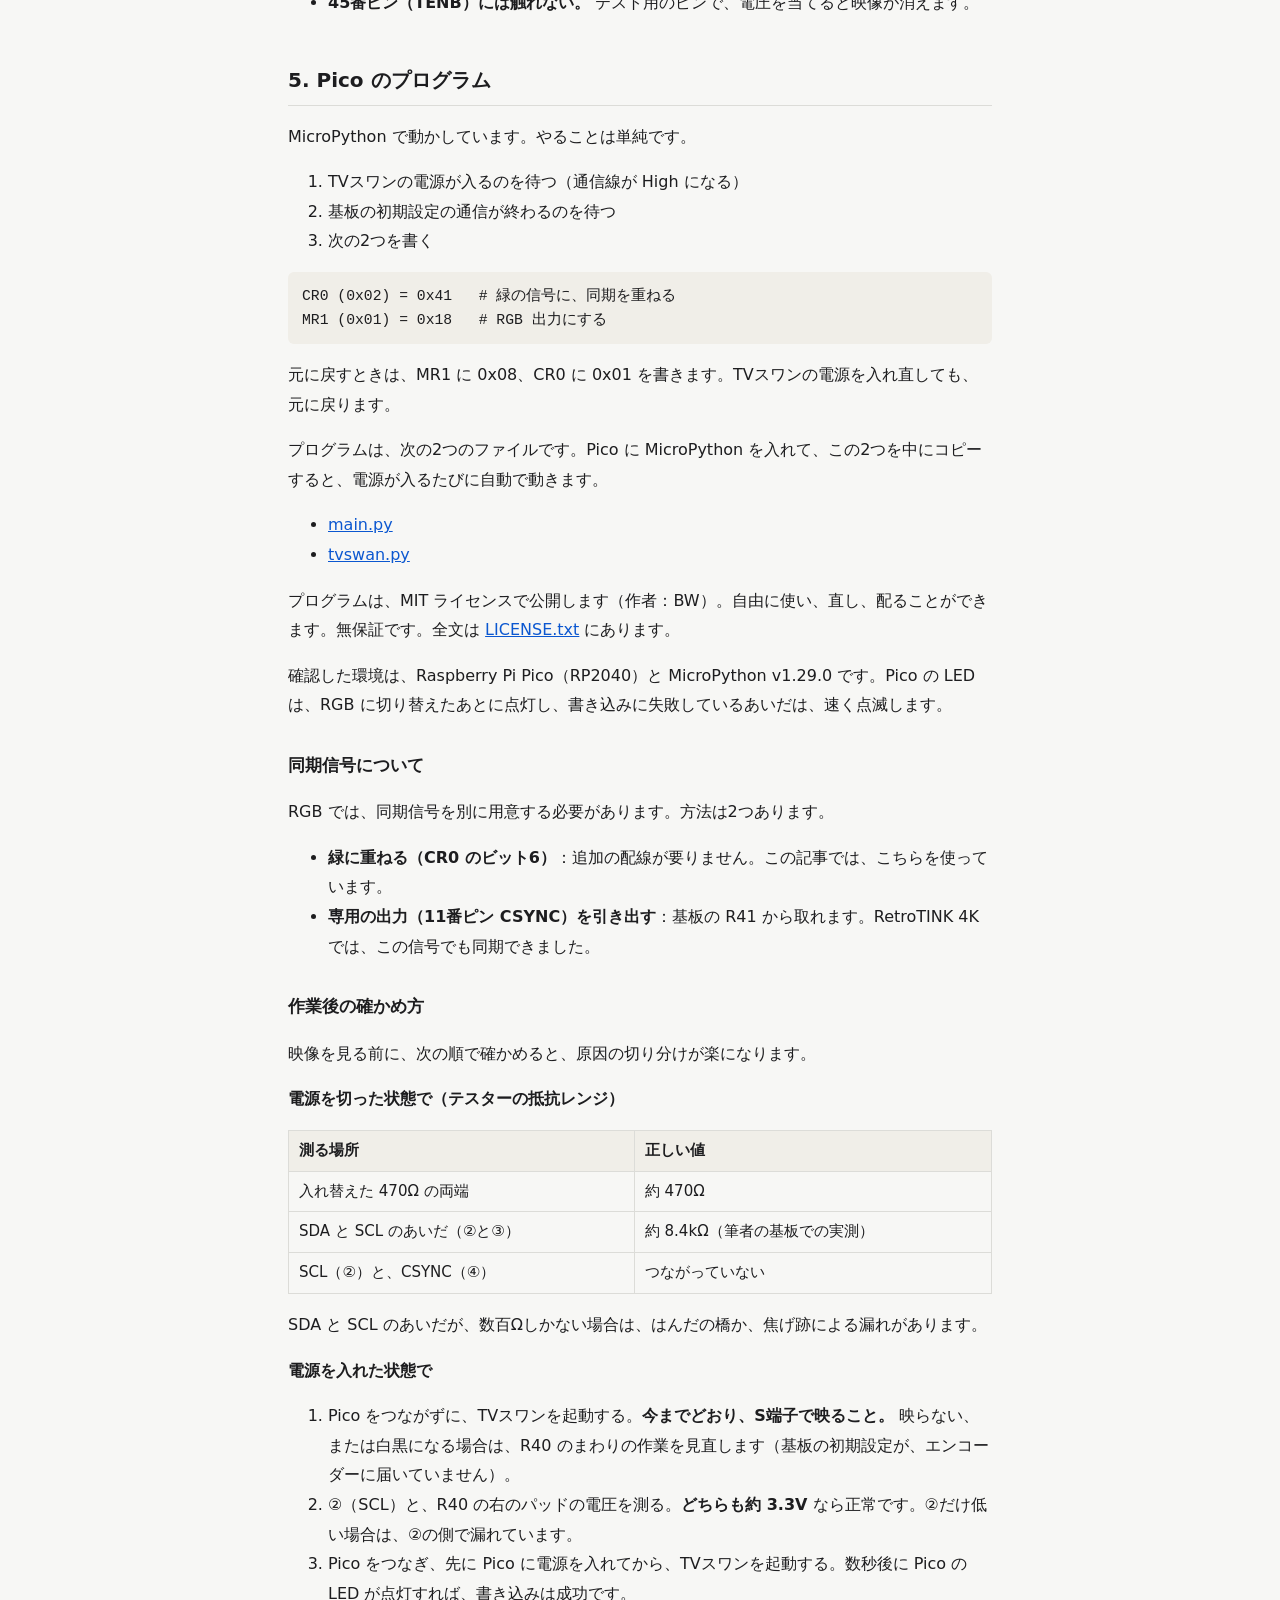
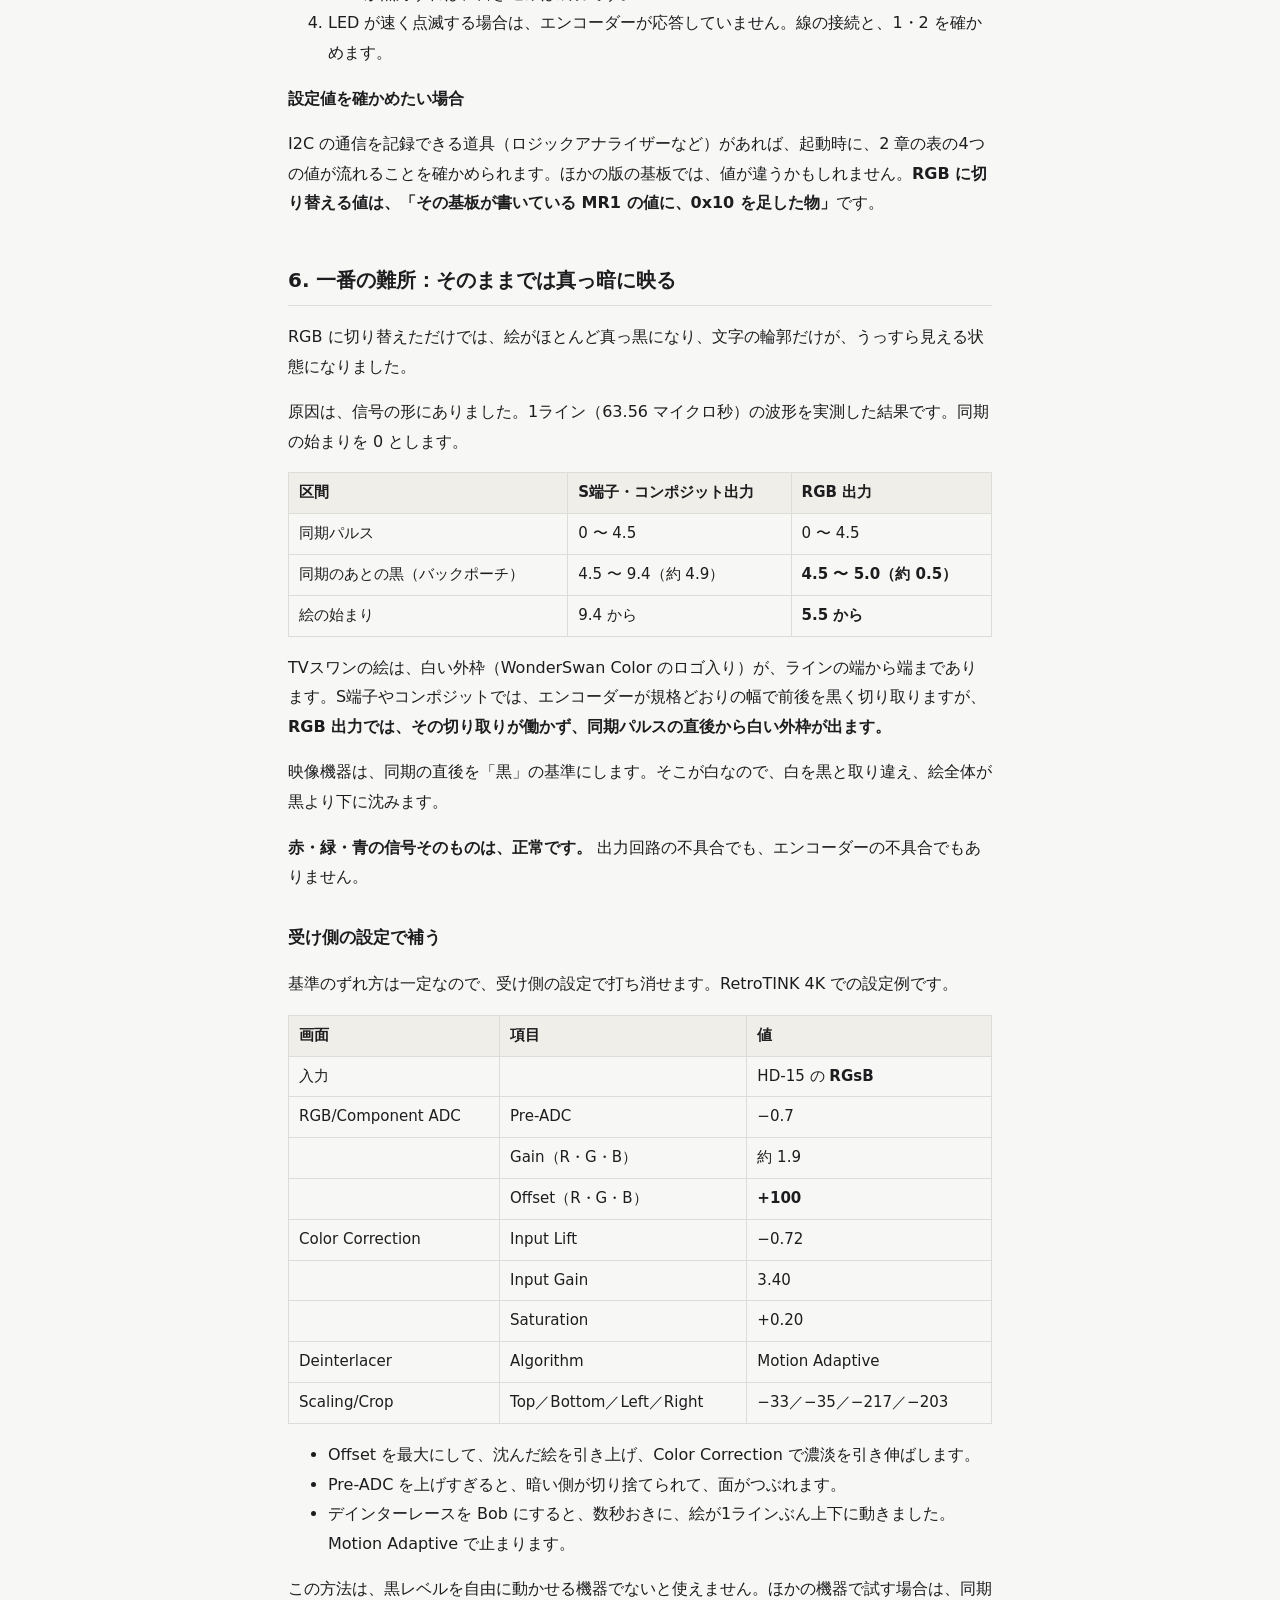
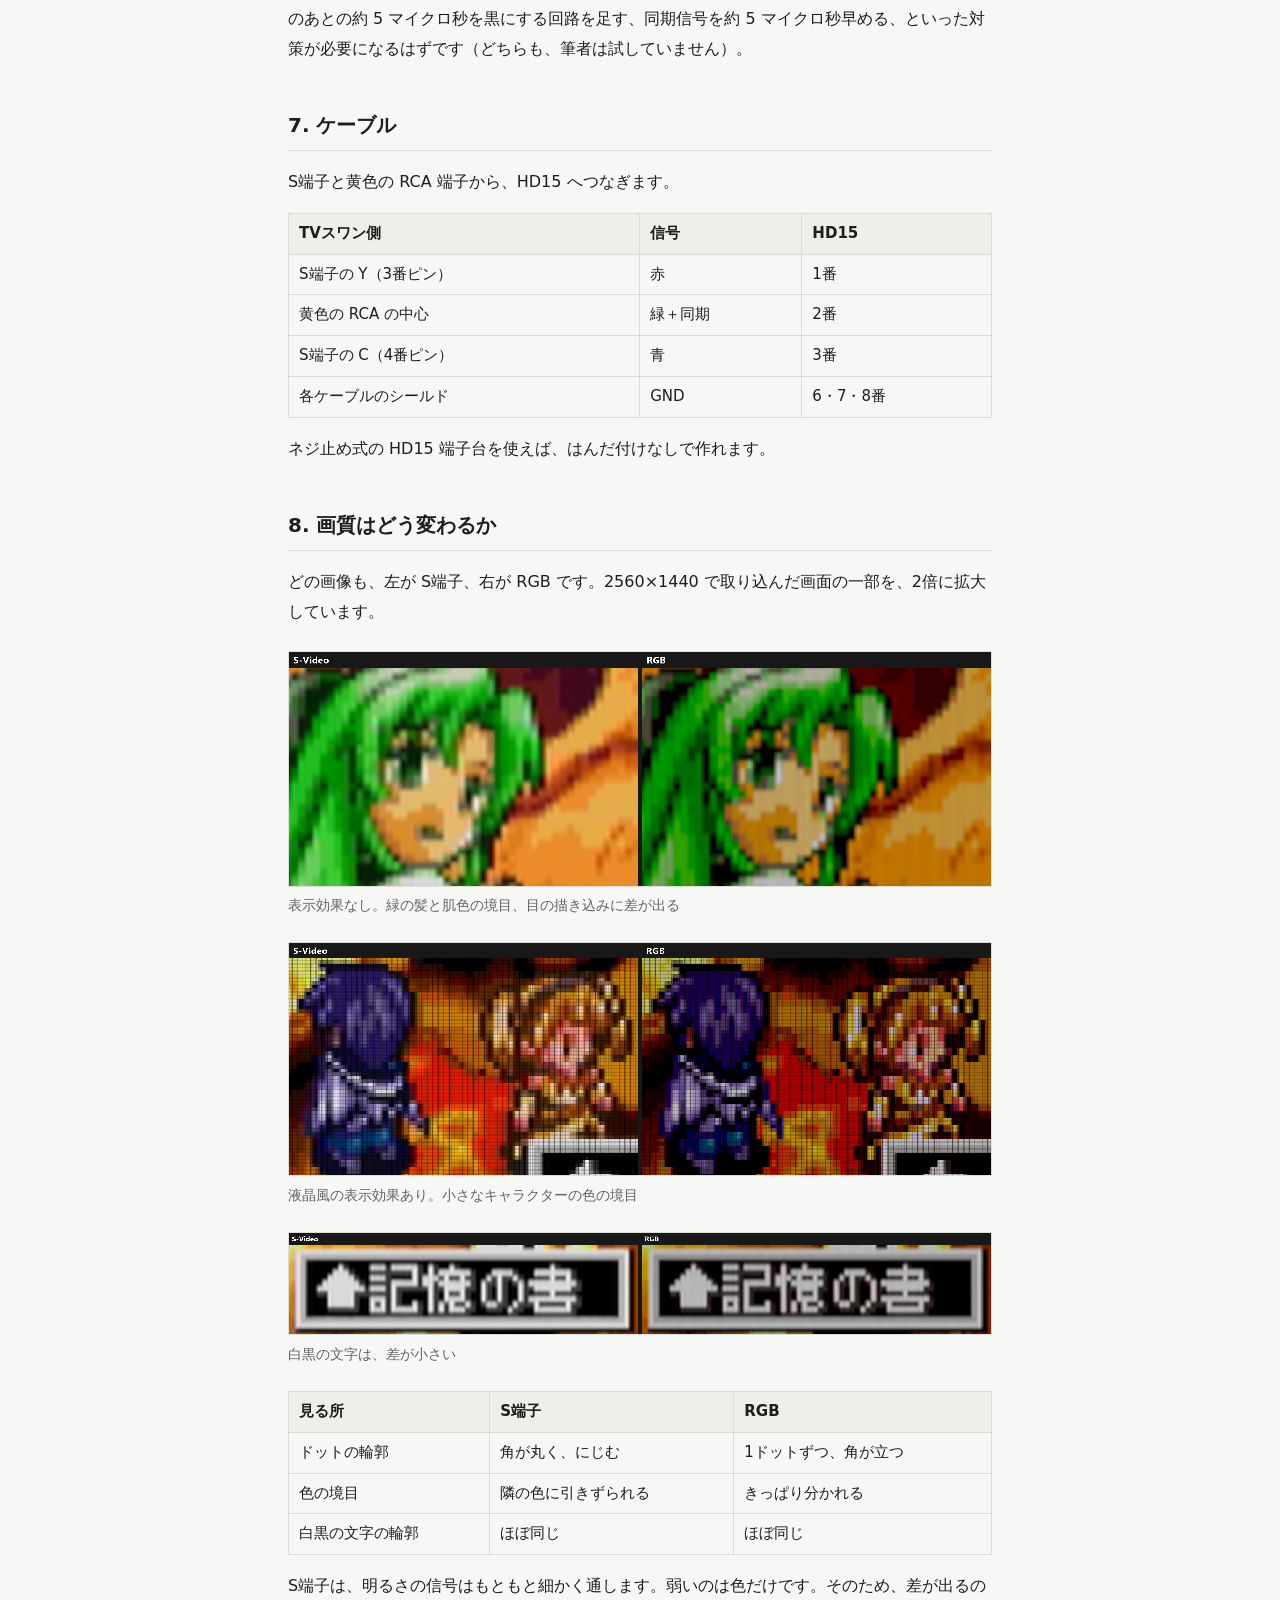
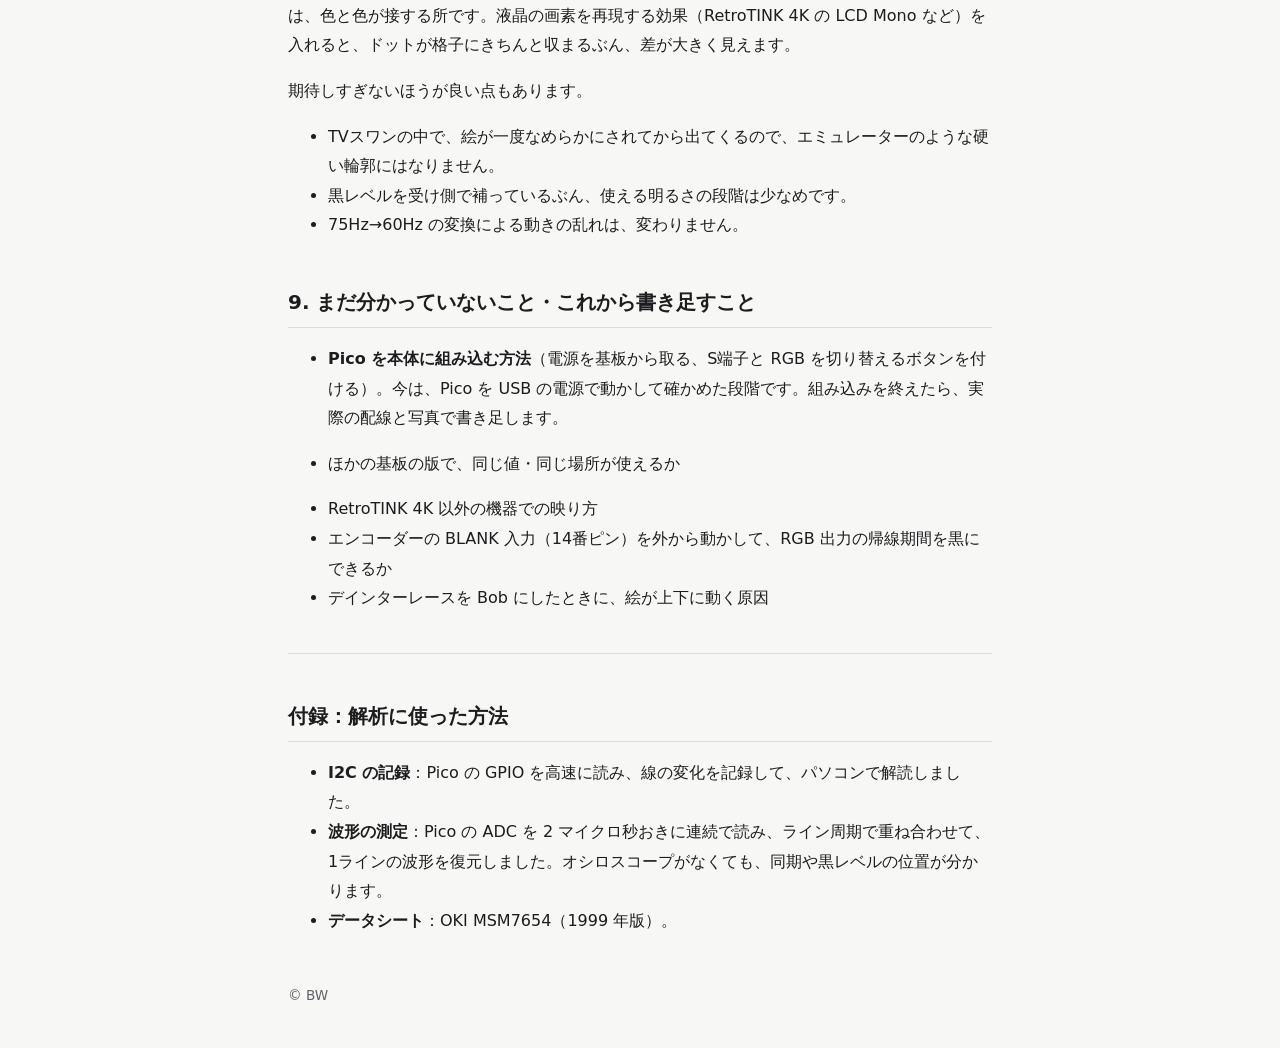
<file: tvswan-rgb.html>
<!doctype html>
<html lang="ja">
<head>
<meta charset="utf-8">
<meta name="viewport" content="width=device-width, initial-scale=1">
<title>TVスワンを RGB 出力にする（基板の解析と改造の記録） | BW の倉庫</title>
<link rel="stylesheet" href="style.css">
</head>
<body>
<header><a href="index.html">BW の倉庫</a></header>
<main>
<h1>TVスワンを RGB 出力にする（基板の解析と改造の記録）</h1>
<figure><img src="assets/tvswan-rgb/cmp-lcd-greenhair.png" alt="S端子と RGB の比較（液晶風の表示効果あり）。左が S端子、右が RGB" loading="lazy"><figcaption>S端子と RGB の比較（液晶風の表示効果あり）。左が S端子、右が RGB</figcaption></figure>
<blockquote>
<p>はじめての人は、先に<a href="tvswan-rgb-guide.html">やさしい案内</a>をどうぞ。このページは、自分で作業する人、作業を引き受ける人のための、詳しい記録です。</p>
</blockquote>
<p>バンダイの「TVスワン」は、ワンダースワンカラーの映像をテレビに映すための機器です。出力はコンポジットと S端子だけですが、基板に載っている映像エンコーダー IC は、もともと RGB 出力に対応しています。この記事は、その機能を使って RGB で映すまでの記録です。</p>
<p>同じことに挑戦する人が、遠回りをせずに済むように、分かったこと、つまずいた所、必要な物をまとめます。</p>
<p><strong>先に結論</strong></p>
<ul>
<li>RGB 出力は可能です。基板の改造は、チップ抵抗1個の交換と、線3本の追加だけです。</li>
<li>小さなマイコン（Raspberry Pi Pico）で、エンコーダーの設定を書き換えます。</li>
<li>映像は、既存の S端子と黄色の RCA 端子から、そのまま RGB として出ます。</li>
<li>ただし、出てくる信号に癖があり、受け側（この記事では RetroTINK 4K）の設定で補う必要があります。</li>
<li>画質の差は「色の境目がにじまなくなる」ことです。白黒の輪郭は、S端子とほとんど変わりません。</li>
</ul>
<p><strong>改造を考えている人、依頼する人へ：先に知っておいてほしいこと</strong></p>
<blockquote>
<p><strong>この改造をした TVスワンは、どの機器につないでも正しく映るわけではありません。</strong>
RGB で出てくる信号は、黒の基準がずれています（6 章）。筆者は、RetroTINK 4K の設定でこれを打ち消して、正しく映しています。黒レベルを細かく調整できない機器（ほかのアップスケーラーや、RGB 対応のモニターなど）では、暗く映る可能性が高いです。ほかの機器での映り方は、確かめていません。</p>
<p>基板の作業が正しくできても、手元の機器によっては、きれいに映らないことがあります。</p>
</blockquote>
<p><strong>お断り</strong></p>
<ul>
<li>貴重な機器への改造です。作業は自己責任でお願いします。</li>
<li>確認したのは、基板 <code>552KA1401-R30 REVISION:6.0</code> の1台と、RetroTINK 4K Pro（ファームウェア 1.99.12）の組み合わせだけです。ほかの基板の版や、ほかの機器で同じ結果になるかは、確かめていません。</li>
</ul>
<hr />
<h2>1. TVスワンの中身</h2>
<div class="table"><table>
<thead>
<tr>
<th>部品</th>
<th>型番</th>
<th>役割</th>
</tr>
</thead>
<tbody>
<tr>
<td>本体 LSI</td>
<td>BANDAI SPGY-1002 SPHINX</td>
<td>ワンダースワンカラーの LSI そのもの</td>
</tr>
<tr>
<td>FPGA</td>
<td>Altera FLEX EPF10K30AQC208-3</td>
<td>液晶用の信号を受けて、テレビ用のタイミングに作り直す</td>
</tr>
<tr>
<td>映像用メモリー</td>
<td>日立 HM534251BJ-7 ×3</td>
<td>1画素 12 ビット（4096 色）を1画面ぶん溜める</td>
</tr>
<tr>
<td>映像エンコーダー</td>
<td>OKI MSM7654</td>
<td>デジタル映像をアナログ（コンポジット／S端子／RGB）に変える</td>
</tr>
<tr>
<td>発振器</td>
<td>24.5454 MHz</td>
<td>画素クロック 12.27 MHz（1ライン 780 画素）</td>
</tr>
<tr>
<td>制御マイコン</td>
<td>日立 HD64F3337YF（H8/3337）</td>
<td>全体の制御</td>
</tr>
<tr>
<td>音声 DAC</td>
<td>ローム BU9480F</td>
<td>音をデジタルで取り出してアナログにする</td>
</tr>
<tr>
<td>VR1</td>
<td>半固定抵抗</td>
<td>エンコーダーの出力レベル（FS 端子）の調整</td>
</tr>
</tbody>
</table></div>
<p>映像の流れは、次のとおりです。</p>
<ol>
<li>本体 LSI が、液晶用の映像（224×144、約 75.47Hz）を出す</li>
<li>FPGA が、それを映像用メモリーに書き込み、テレビのタイミング（59.94Hz）で読み出す</li>
<li>FPGA からエンコーダーへ、<strong>赤・緑・青を4ビットずつ</strong>渡す</li>
<li>エンコーダーがアナログ信号にして、端子へ出す</li>
</ol>
<p>ここから分かることが2つあります。</p>
<ul>
<li>色は、エンコーダーに入るまで、ワンダースワンカラーの 4096 色のままです。S端子のにじみは、最後のアナログ変換で生じています。</li>
<li>出力は 480i ですが、1フィールドにスワンの 144 ラインが 1:1 で入っています。中身は、実質 240p です。</li>
</ul>
<p>なお、約 75Hz を約 60Hz に変換しているので、スクロール中に絵が上下で食い違う（帯が入る）ことがあります。これは TVスワンの仕組みによるもので、RGB にしても直りません。</p>
<h2>2. RGB で出せる理由</h2>
<p>エンコーダー MSM7654 は、出力を「S端子とコンポジット」か「RGB」かで切り替えられます。RGB にすると、3本のアナログ出力の中身が入れ替わります。</p>
<div class="table"><table>
<thead>
<tr>
<th>IC のピン</th>
<th>通常</th>
<th>RGB のとき</th>
<th>基板上の端子</th>
</tr>
</thead>
<tbody>
<tr>
<td>62番 YA</td>
<td>輝度（Y）</td>
<td><strong>赤</strong></td>
<td>S端子の Y</td>
</tr>
<tr>
<td>60番 CVBSO</td>
<td>コンポジット</td>
<td><strong>緑</strong></td>
<td>黄色の RCA</td>
</tr>
<tr>
<td>58番 CA</td>
<td>色（C）</td>
<td><strong>青</strong></td>
<td>S端子の C</td>
</tr>
</tbody>
</table></div>
<p>つまり、切り替えさえできれば、<strong>今ある端子からそのまま RGB が出ます。</strong> 出力回路は3系統とも同じ構成（抵抗、ダイオード、電解コンデンサーだけ）で、部品の交換は要りません。</p>
<h3>ピンでは切り替わらない</h3>
<p>IC には、切り替え用のピン（47番 OUTSEL）があります。このピンは基板上でどこにもつながっていませんが、<strong>3.3V を当てても切り替わりません。</strong></p>
<p>理由は、基板が起動時に、I2C でエンコーダーへ設定を書き込んでいて、その中に「ピンの設定を無視して、レジスターの設定を使う」という指定が入っているためです。</p>
<p>電源を入れて約3〜5秒後に、次の4つが1回だけ書き込まれます（I2C アドレスは 7 ビットで 0x44）。</p>
<div class="table"><table>
<thead>
<tr>
<th>レジスター</th>
<th>値</th>
<th>意味</th>
</tr>
</thead>
<tbody>
<tr>
<td>MR0（0x00）</td>
<td>0x96</td>
<td>レジスターの設定を優先／RGB 入力／NTSC 12.27MHz</td>
</tr>
<tr>
<td>MR1（0x01）</td>
<td>0x08</td>
<td>マスター動作／<strong>S端子・コンポジット出力</strong></td>
</tr>
<tr>
<td>CR0（0x02）</td>
<td>0x01</td>
<td></td>
</tr>
<tr>
<td>CR1（0x03）</td>
<td>0x00</td>
<td>輝度 100%</td>
</tr>
</tbody>
</table></div>
<p>RGB にするには、このあとで <strong>MR1 に 0x18</strong> を書きます（0x08 に、出力切り替えのビット4を足した値）。基板は書き直しをしないので、1回書けば、電源を切るまで RGB のままです。</p>
<p>このエンコーダーのレジスターは、書き込み専用です。読み出せないので、上の値は、通信を横から記録して調べました。</p>
<h2>3. 必要な物</h2>
<div class="table"><table>
<thead>
<tr>
<th>品物</th>
<th>用途</th>
</tr>
</thead>
<tbody>
<tr>
<td>Raspberry Pi Pico（無印で可）</td>
<td>エンコーダーの設定を書き換える</td>
</tr>
<tr>
<td>チップ抵抗の代わりの 470Ω 抵抗 1本</td>
<td>基板の R40 と交換する</td>
</tr>
<tr>
<td>細い配線材（AWG28 前後）</td>
<td>基板と Pico をつなぐ</td>
</tr>
<tr>
<td>ショットキーダイオード（1N5819 など）</td>
<td>Pico の電源を基板から取る場合</td>
</tr>
<tr>
<td>HD15（VGA）オスの端子台、S端子ケーブル、RCA ケーブル</td>
<td>RGB 用のケーブルを作る</td>
</tr>
<tr>
<td>はんだごて、フラックス、テスター、無水エタノール</td>
<td>作業と確認</td>
</tr>
</tbody>
</table></div>
<p>受け側の機器は、<strong>緑の信号に重ねた同期（シンク・オン・グリーン）を受けられて、黒レベルとゲインを細かく調整できる物</strong>が必要です（理由は 6 章）。</p>
<h2>4. 基板の改造</h2>
<h3>4.1 R40 を 470Ω に交換する</h3>
<p>Pico が I2C に割り込むには、通信の2本の線（SDA と SCL）を、Pico 側から Low に引ける必要があります。ところが、SCL は基板側が強く駆動していて、そのままでは引けません。</p>
<p>SCL の途中にある直列抵抗 <strong>R40（22Ω）を、470Ω に交換</strong>します。これで、基板自身の通信はそのまま通り、Pico も線を引けるようになります。</p>
<ul>
<li>基板のチップ抵抗の「220」という印字は、220Ω ではなく <strong>22Ω</strong> です（「22 に 0 を 0 個」の意味）。</li>
<li>交換する前に、テスターで R40 の両端が約 22Ω であることを確かめてください。</li>
</ul>
<h3>4.2 線を3本つなぐ</h3>
<div class="table"><table>
<thead>
<tr>
<th>信号</th>
<th>基板側</th>
<th>Pico 側</th>
</tr>
</thead>
<tbody>
<tr>
<td>SDA</td>
<td>R38 の IC 側のパッド</td>
<td>GP0</td>
</tr>
<tr>
<td>SCL</td>
<td>R37 の IC 側のパッド（R40 の IC 側と同じ線）</td>
<td>GP1</td>
</tr>
<tr>
<td>GND</td>
<td>近くの GND</td>
<td>GND</td>
</tr>
</tbody>
</table></div>
<p>IC の細いピンに直接はんだ付けする必要はありません。相手は、すべて抵抗のパッドです。</p>
<figure><img src="assets/tvswan-rgb/board-points.jpg" alt="エンコーダー（左の黒い IC）の右側。改造後の状態" loading="lazy"><figcaption>エンコーダー（左の黒い IC）の右側。改造後の状態</figcaption></figure>
<div class="table"><table>
<thead>
<tr>
<th>写真の番号</th>
<th>場所</th>
<th>やること</th>
</tr>
</thead>
<tbody>
<tr>
<td>①</td>
<td>R40</td>
<td>チップ抵抗（22Ω）を外し、同じ位置に 470Ω を入れる。写真では、足つきの抵抗を、R40 の右のパッドと、②のパッドのあいだにつないでいる（R40 の左のパッドと②は、基板の上でつながっている）</td>
</tr>
<tr>
<td>②</td>
<td>R37 の IC 側のパッド</td>
<td>SCL。Pico の GP1 へ（黄色の線）</td>
</tr>
<tr>
<td>③</td>
<td>R38 の IC 側のパッド</td>
<td>SDA。Pico の GP0 へ（緑の線）</td>
</tr>
<tr>
<td>④</td>
<td>R41 の IC 側のパッド</td>
<td>同期信号（CSYNC）。同期を緑に重ねる方式なら、使わない</td>
</tr>
</tbody>
</table></div>
<p>R37 と R38（印字「472」）は、通信線を 3.3V に引き上げる 4.7kΩ の抵抗です。R39 と R40（印字「220」）が、通信線の途中に入っている 22Ω の抵抗です。</p>
<h3>4.3 つまずいた所</h3>
<p>実際に時間を取られたのは、解析よりも、はんだ付けの不具合でした。</p>
<ul>
<li><strong>焦げた熱収縮チューブは、電気を通します。</strong> こての熱で焦げたチューブが炭になり、隣のパッドとのあいだで、数百Ωの漏れを作りました。症状は「通信が、通ったり通らなかったりする」「絵が白黒になる」などで、原因が分かりにくいです。チューブは、はんだ付けの前に縮めておき、こてを当てる時間を短くしてください。漏れが疑わしいときは、無水エタノールと爪楊枝で、パッドのあいだを掃除します。</li>
<li><strong>導通チェックの「ピー」は、数百Ωの漏れでは鳴りません。</strong> 抵抗値で測ってください。正常な状態では、SDA と SCL のあいだは約 8.4kΩ でした。</li>
<li><strong>細い線は、動かすたびに根元で外れかけます。</strong> 線は、はんだ付けの近くでテープなどで固定します。</li>
<li><strong>Pico に電源が入っていない状態で、TVスワンを起動しない。</strong> つないだ線が通信を邪魔して、初期設定が届かなくなります。先に Pico、あとから TVスワンの順です。</li>
<li><strong>45番ピン（TENB）には触れない。</strong> テスト用のピンで、電圧を当てると映像が消えます。</li>
</ul>
<h2>5. Pico のプログラム</h2>
<p>MicroPython で動かしています。やることは単純です。</p>
<ol>
<li>TVスワンの電源が入るのを待つ（通信線が High になる）</li>
<li>基板の初期設定の通信が終わるのを待つ</li>
<li>次の2つを書く</li>
</ol>
<pre><code>CR0 (0x02) = 0x41   # 緑の信号に、同期を重ねる
MR1 (0x01) = 0x18   # RGB 出力にする
</code></pre>
<p>元に戻すときは、MR1 に 0x08、CR0 に 0x01 を書きます。TVスワンの電源を入れ直しても、元に戻ります。</p>
<p>プログラムは、次の2つのファイルです。Pico に MicroPython を入れて、この2つを中にコピーすると、電源が入るたびに自動で動きます。</p>
<ul>
<li><a href="assets/tvswan-rgb/pico/main.py">main.py</a></li>
<li><a href="assets/tvswan-rgb/pico/tvswan.py">tvswan.py</a></li>
</ul>
<p>プログラムは、MIT ライセンスで公開します（作者：BW）。自由に使い、直し、配ることができます。無保証です。全文は <a href="assets/tvswan-rgb/pico/LICENSE.txt">LICENSE.txt</a> にあります。</p>
<p>確認した環境は、Raspberry Pi Pico（RP2040）と MicroPython v1.29.0 です。Pico の LED は、RGB に切り替えたあとに点灯し、書き込みに失敗しているあいだは、速く点滅します。</p>
<h3>同期信号について</h3>
<p>RGB では、同期信号を別に用意する必要があります。方法は2つあります。</p>
<ul>
<li><strong>緑に重ねる（CR0 のビット6）</strong>：追加の配線が要りません。この記事では、こちらを使っています。</li>
<li><strong>専用の出力（11番ピン CSYNC）を引き出す</strong>：基板の R41 から取れます。RetroTINK 4K では、この信号でも同期できました。</li>
</ul>
<h3>作業後の確かめ方</h3>
<p>映像を見る前に、次の順で確かめると、原因の切り分けが楽になります。</p>
<p><strong>電源を切った状態で（テスターの抵抗レンジ）</strong></p>
<div class="table"><table>
<thead>
<tr>
<th>測る場所</th>
<th>正しい値</th>
</tr>
</thead>
<tbody>
<tr>
<td>入れ替えた 470Ω の両端</td>
<td>約 470Ω</td>
</tr>
<tr>
<td>SDA と SCL のあいだ（②と③）</td>
<td>約 8.4kΩ（筆者の基板での実測）</td>
</tr>
<tr>
<td>SCL（②）と、CSYNC（④）</td>
<td>つながっていない</td>
</tr>
</tbody>
</table></div>
<p>SDA と SCL のあいだが、数百Ωしかない場合は、はんだの橋か、焦げ跡による漏れがあります。</p>
<p><strong>電源を入れた状態で</strong></p>
<ol>
<li>Pico をつながずに、TVスワンを起動する。<strong>今までどおり、S端子で映ること。</strong> 映らない、または白黒になる場合は、R40 のまわりの作業を見直します（基板の初期設定が、エンコーダーに届いていません）。</li>
<li>②（SCL）と、R40 の右のパッドの電圧を測る。<strong>どちらも約 3.3V</strong> なら正常です。②だけ低い場合は、②の側で漏れています。</li>
<li>Pico をつなぎ、先に Pico に電源を入れてから、TVスワンを起動する。数秒後に Pico の LED が点灯すれば、書き込みは成功です。</li>
<li>LED が速く点滅する場合は、エンコーダーが応答していません。線の接続と、1・2 を確かめます。</li>
</ol>
<p><strong>設定値を確かめたい場合</strong></p>
<p>I2C の通信を記録できる道具（ロジックアナライザーなど）があれば、起動時に、2 章の表の4つの値が流れることを確かめられます。ほかの版の基板では、値が違うかもしれません。<strong>RGB に切り替える値は、「その基板が書いている MR1 の値に、0x10 を足した物」</strong>です。</p>
<h2>6. 一番の難所：そのままでは真っ暗に映る</h2>
<p>RGB に切り替えただけでは、絵がほとんど真っ黒になり、文字の輪郭だけが、うっすら見える状態になりました。</p>
<p>原因は、信号の形にありました。1ライン（63.56 マイクロ秒）の波形を実測した結果です。同期の始まりを 0 とします。</p>
<div class="table"><table>
<thead>
<tr>
<th>区間</th>
<th>S端子・コンポジット出力</th>
<th>RGB 出力</th>
</tr>
</thead>
<tbody>
<tr>
<td>同期パルス</td>
<td>0 〜 4.5</td>
<td>0 〜 4.5</td>
</tr>
<tr>
<td>同期のあとの黒（バックポーチ）</td>
<td>4.5 〜 9.4（約 4.9）</td>
<td><strong>4.5 〜 5.0（約 0.5）</strong></td>
</tr>
<tr>
<td>絵の始まり</td>
<td>9.4 から</td>
<td><strong>5.5 から</strong></td>
</tr>
</tbody>
</table></div>
<p>TVスワンの絵は、白い外枠（WonderSwan Color のロゴ入り）が、ラインの端から端まであります。S端子やコンポジットでは、エンコーダーが規格どおりの幅で前後を黒く切り取りますが、<strong>RGB 出力では、その切り取りが働かず、同期パルスの直後から白い外枠が出ます。</strong></p>
<p>映像機器は、同期の直後を「黒」の基準にします。そこが白なので、白を黒と取り違え、絵全体が黒より下に沈みます。</p>
<p><strong>赤・緑・青の信号そのものは、正常です。</strong> 出力回路の不具合でも、エンコーダーの不具合でもありません。</p>
<h3>受け側の設定で補う</h3>
<p>基準のずれ方は一定なので、受け側の設定で打ち消せます。RetroTINK 4K での設定例です。</p>
<div class="table"><table>
<thead>
<tr>
<th>画面</th>
<th>項目</th>
<th>値</th>
</tr>
</thead>
<tbody>
<tr>
<td>入力</td>
<td></td>
<td>HD-15 の <strong>RGsB</strong></td>
</tr>
<tr>
<td>RGB/Component ADC</td>
<td>Pre-ADC</td>
<td>−0.7</td>
</tr>
<tr>
<td></td>
<td>Gain（R・G・B）</td>
<td>約 1.9</td>
</tr>
<tr>
<td></td>
<td>Offset（R・G・B）</td>
<td><strong>+100</strong></td>
</tr>
<tr>
<td>Color Correction</td>
<td>Input Lift</td>
<td>−0.72</td>
</tr>
<tr>
<td></td>
<td>Input Gain</td>
<td>3.40</td>
</tr>
<tr>
<td></td>
<td>Saturation</td>
<td>+0.20</td>
</tr>
<tr>
<td>Deinterlacer</td>
<td>Algorithm</td>
<td>Motion Adaptive</td>
</tr>
<tr>
<td>Scaling/Crop</td>
<td>Top／Bottom／Left／Right</td>
<td>−33／−35／−217／−203</td>
</tr>
</tbody>
</table></div>
<ul>
<li>Offset を最大にして、沈んだ絵を引き上げ、Color Correction で濃淡を引き伸ばします。</li>
<li>Pre-ADC を上げすぎると、暗い側が切り捨てられて、面がつぶれます。</li>
<li>デインターレースを Bob にすると、数秒おきに、絵が1ラインぶん上下に動きました。Motion Adaptive で止まります。</li>
</ul>
<p>この方法は、黒レベルを自由に動かせる機器でないと使えません。ほかの機器で試す場合は、同期のあとの約 5 マイクロ秒を黒にする回路を足す、同期信号を約 5 マイクロ秒早める、といった対策が必要になるはずです（どちらも、筆者は試していません）。</p>
<h2>7. ケーブル</h2>
<p>S端子と黄色の RCA 端子から、HD15 へつなぎます。</p>
<div class="table"><table>
<thead>
<tr>
<th>TVスワン側</th>
<th>信号</th>
<th>HD15</th>
</tr>
</thead>
<tbody>
<tr>
<td>S端子の Y（3番ピン）</td>
<td>赤</td>
<td>1番</td>
</tr>
<tr>
<td>黄色の RCA の中心</td>
<td>緑＋同期</td>
<td>2番</td>
</tr>
<tr>
<td>S端子の C（4番ピン）</td>
<td>青</td>
<td>3番</td>
</tr>
<tr>
<td>各ケーブルのシールド</td>
<td>GND</td>
<td>6・7・8番</td>
</tr>
</tbody>
</table></div>
<p>ネジ止め式の HD15 端子台を使えば、はんだ付けなしで作れます。</p>
<h2>8. 画質はどう変わるか</h2>
<p>どの画像も、左が S端子、右が RGB です。2560×1440 で取り込んだ画面の一部を、2倍に拡大しています。</p>
<figure><img src="assets/tvswan-rgb/cmp-plain-greenhair.png" alt="表示効果なし。緑の髪と肌色の境目、目の描き込みに差が出る" loading="lazy"><figcaption>表示効果なし。緑の髪と肌色の境目、目の描き込みに差が出る</figcaption></figure>
<figure><img src="assets/tvswan-rgb/cmp-lcd-characters.png" alt="液晶風の表示効果あり。小さなキャラクターの色の境目" loading="lazy"><figcaption>液晶風の表示効果あり。小さなキャラクターの色の境目</figcaption></figure>
<figure><img src="assets/tvswan-rgb/cmp-plain-label.png" alt="白黒の文字は、差が小さい" loading="lazy"><figcaption>白黒の文字は、差が小さい</figcaption></figure>
<div class="table"><table>
<thead>
<tr>
<th>見る所</th>
<th>S端子</th>
<th>RGB</th>
</tr>
</thead>
<tbody>
<tr>
<td>ドットの輪郭</td>
<td>角が丸く、にじむ</td>
<td>1ドットずつ、角が立つ</td>
</tr>
<tr>
<td>色の境目</td>
<td>隣の色に引きずられる</td>
<td>きっぱり分かれる</td>
</tr>
<tr>
<td>白黒の文字の輪郭</td>
<td>ほぼ同じ</td>
<td>ほぼ同じ</td>
</tr>
</tbody>
</table></div>
<p>S端子は、明るさの信号はもともと細かく通します。弱いのは色だけです。そのため、差が出るのは、色と色が接する所です。液晶の画素を再現する効果（RetroTINK 4K の LCD Mono など）を入れると、ドットが格子にきちんと収まるぶん、差が大きく見えます。</p>
<p>期待しすぎないほうが良い点もあります。</p>
<ul>
<li>TVスワンの中で、絵が一度なめらかにされてから出てくるので、エミュレーターのような硬い輪郭にはなりません。</li>
<li>黒レベルを受け側で補っているぶん、使える明るさの段階は少なめです。</li>
<li>75Hz→60Hz の変換による動きの乱れは、変わりません。</li>
</ul>
<h2>9. まだ分かっていないこと・これから書き足すこと</h2>
<ul>
<li>
<p><strong>Pico を本体に組み込む方法</strong>（電源を基板から取る、S端子と RGB を切り替えるボタンを付ける）。今は、Pico を USB の電源で動かして確かめた段階です。組み込みを終えたら、実際の配線と写真で書き足します。</p>
</li>
<li>
<p>ほかの基板の版で、同じ値・同じ場所が使えるか</p>
</li>
<li>RetroTINK 4K 以外の機器での映り方</li>
<li>エンコーダーの BLANK 入力（14番ピン）を外から動かして、RGB 出力の帰線期間を黒にできるか</li>
<li>デインターレースを Bob にしたときに、絵が上下に動く原因</li>
</ul>
<hr />
<h2>付録：解析に使った方法</h2>
<ul>
<li><strong>I2C の記録</strong>：Pico の GPIO を高速に読み、線の変化を記録して、パソコンで解読しました。</li>
<li><strong>波形の測定</strong>：Pico の ADC を 2 マイクロ秒おきに連続で読み、ライン周期で重ね合わせて、1ラインの波形を復元しました。オシロスコープがなくても、同期や黒レベルの位置が分かります。</li>
<li><strong>データシート</strong>：OKI MSM7654（1999 年版）。</li>
</ul>
</main>
<footer>© BW</footer>
</body>
</html>
</file>
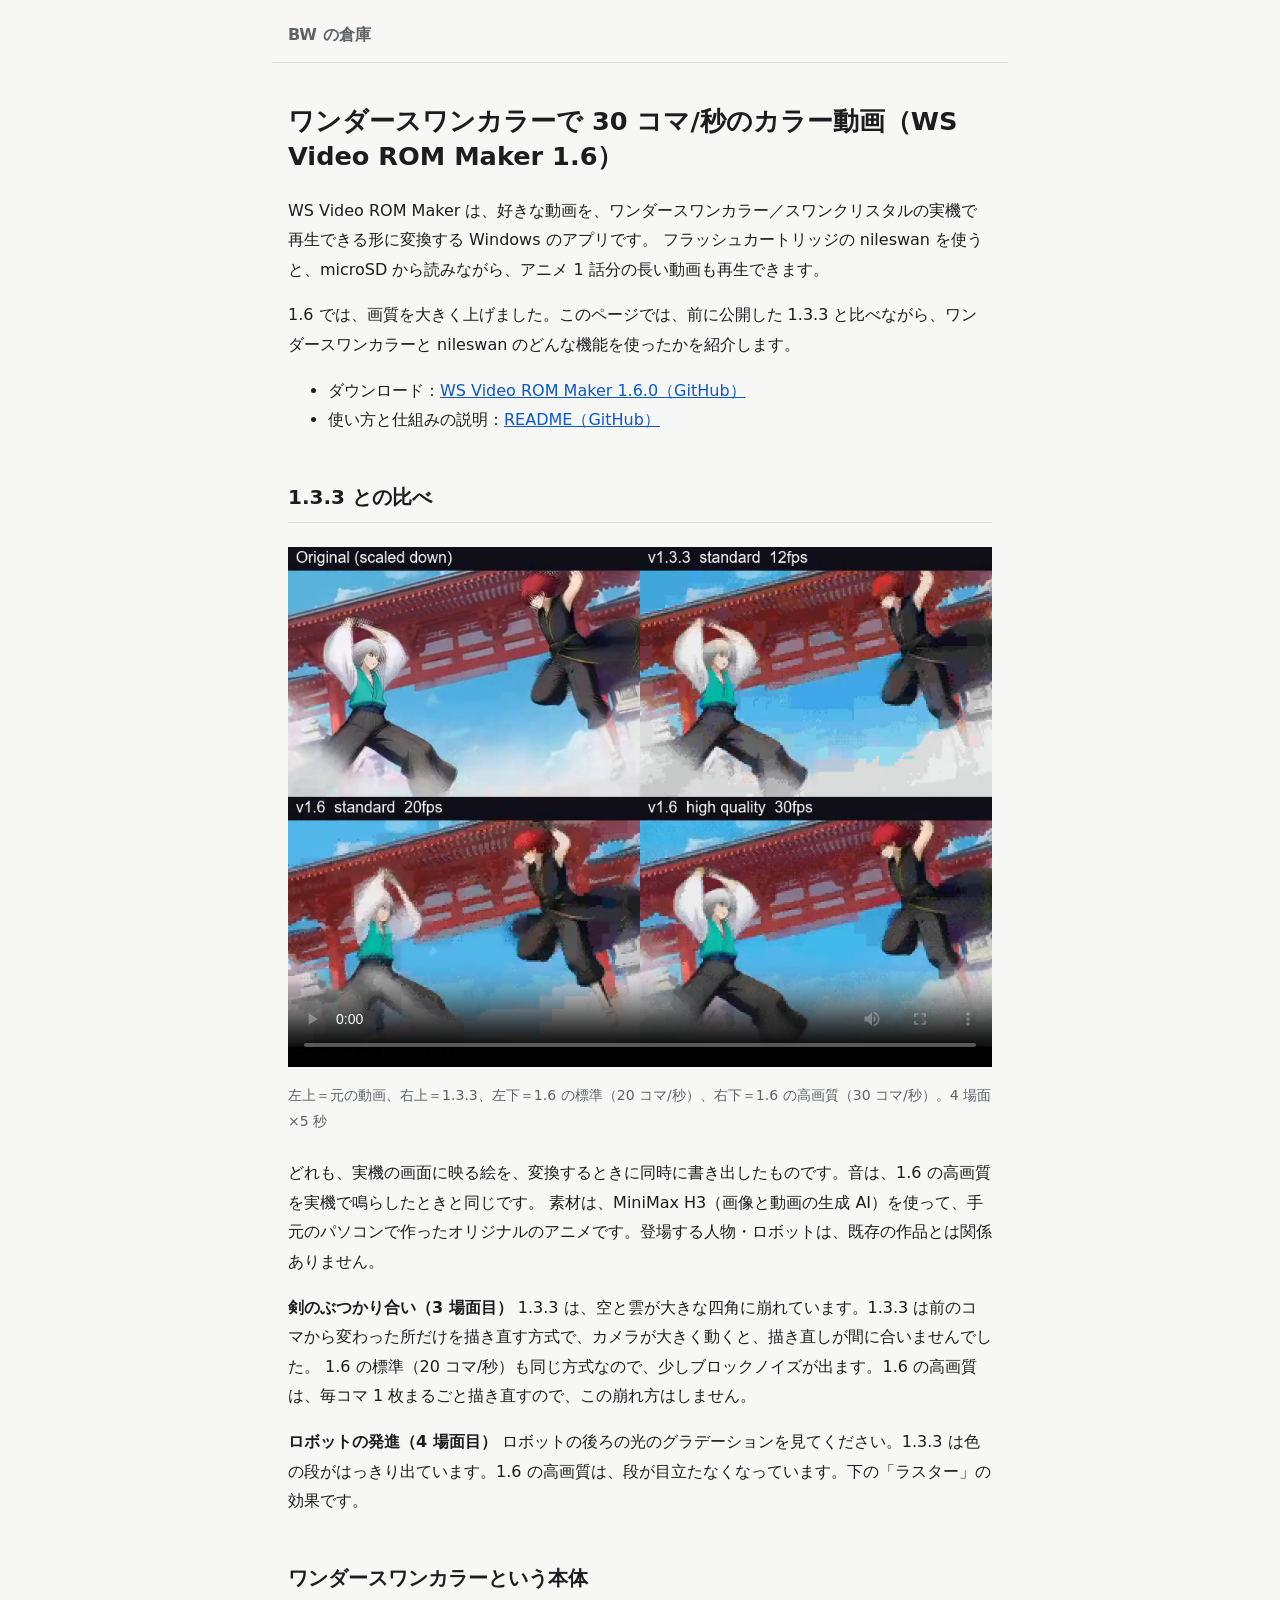
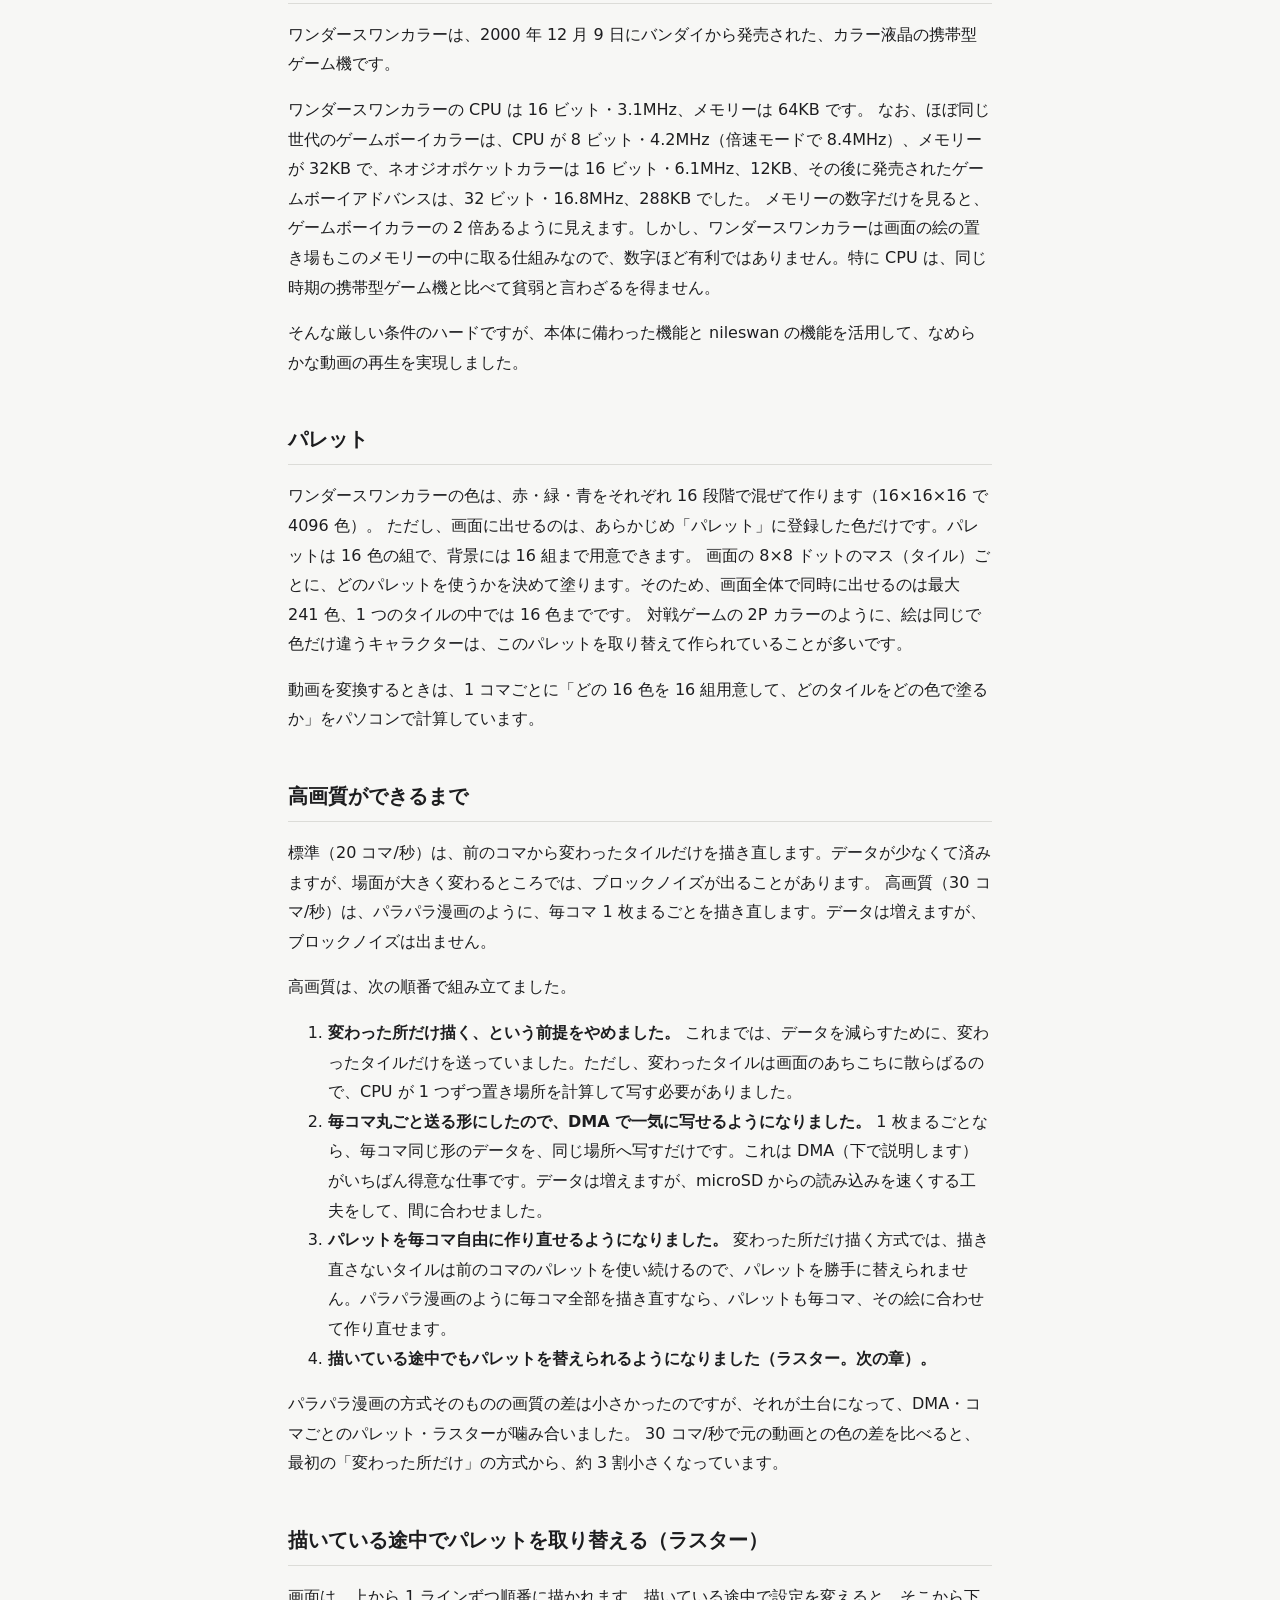
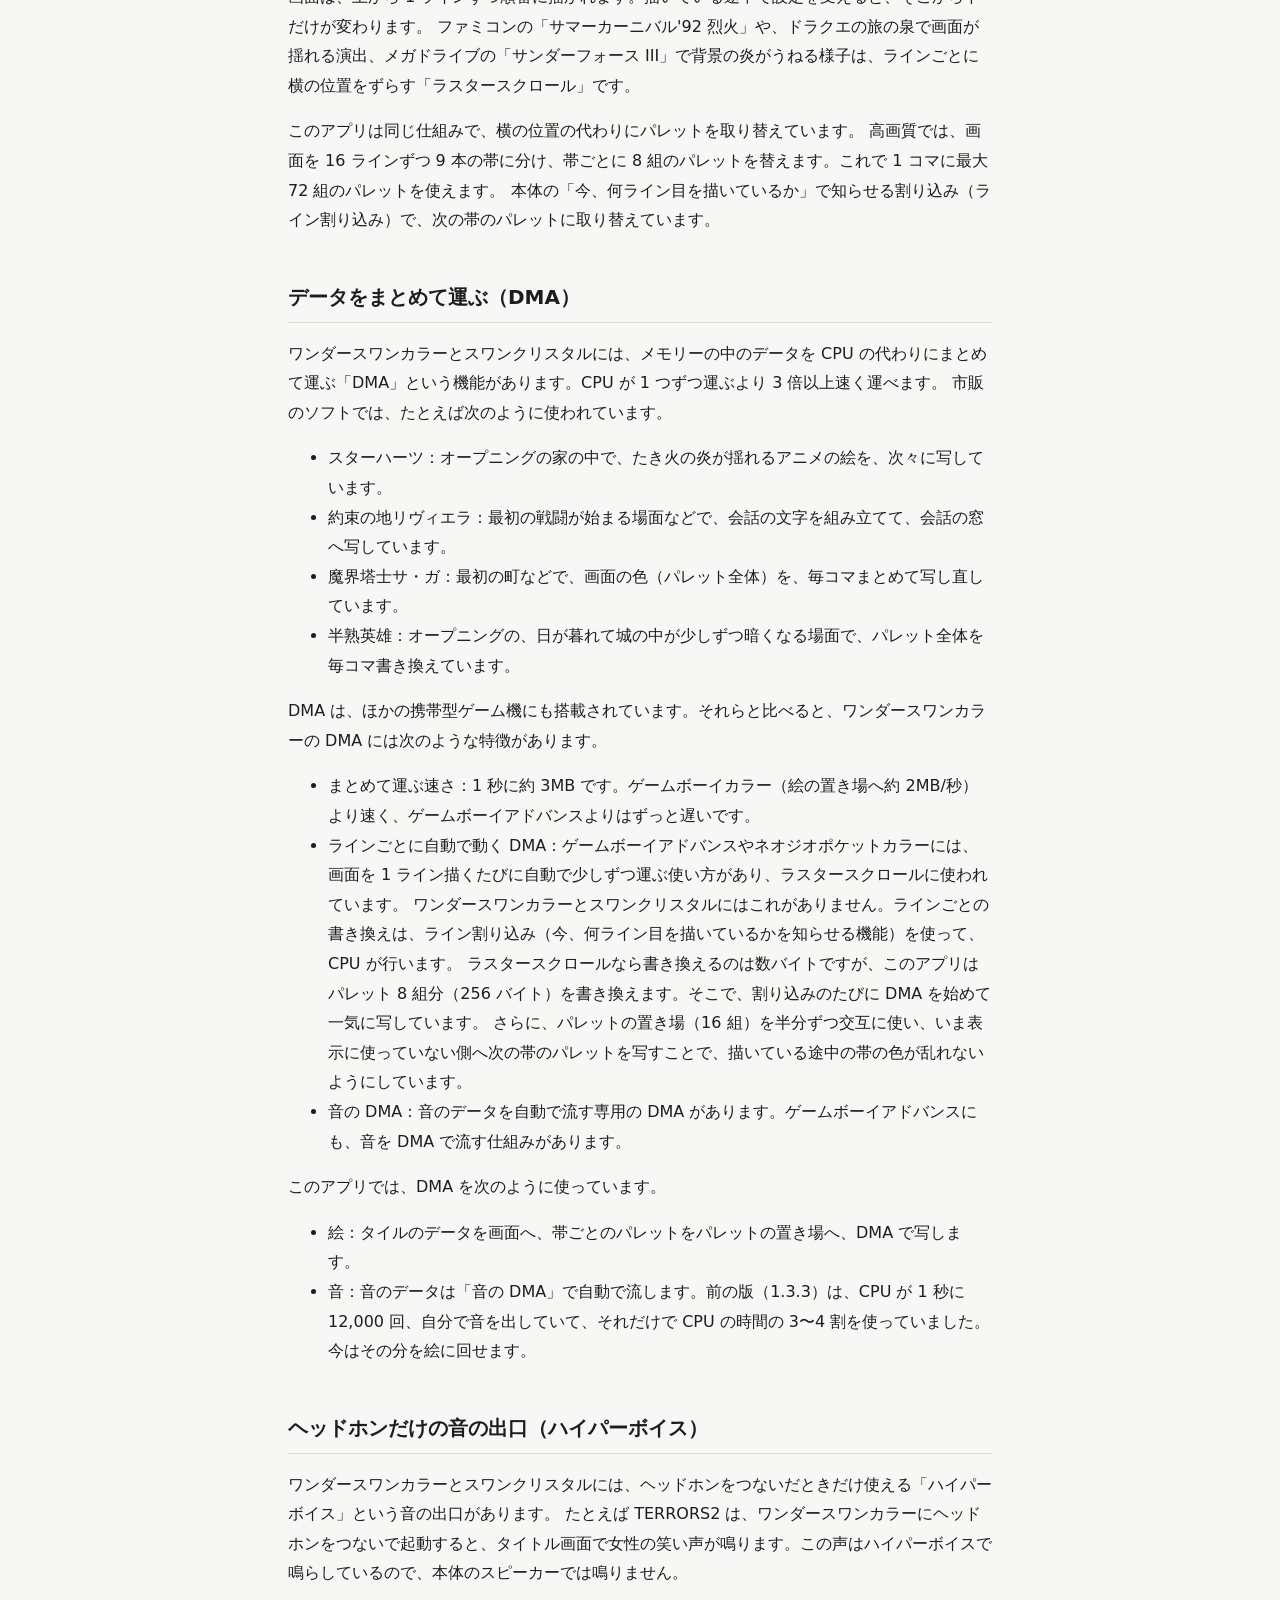
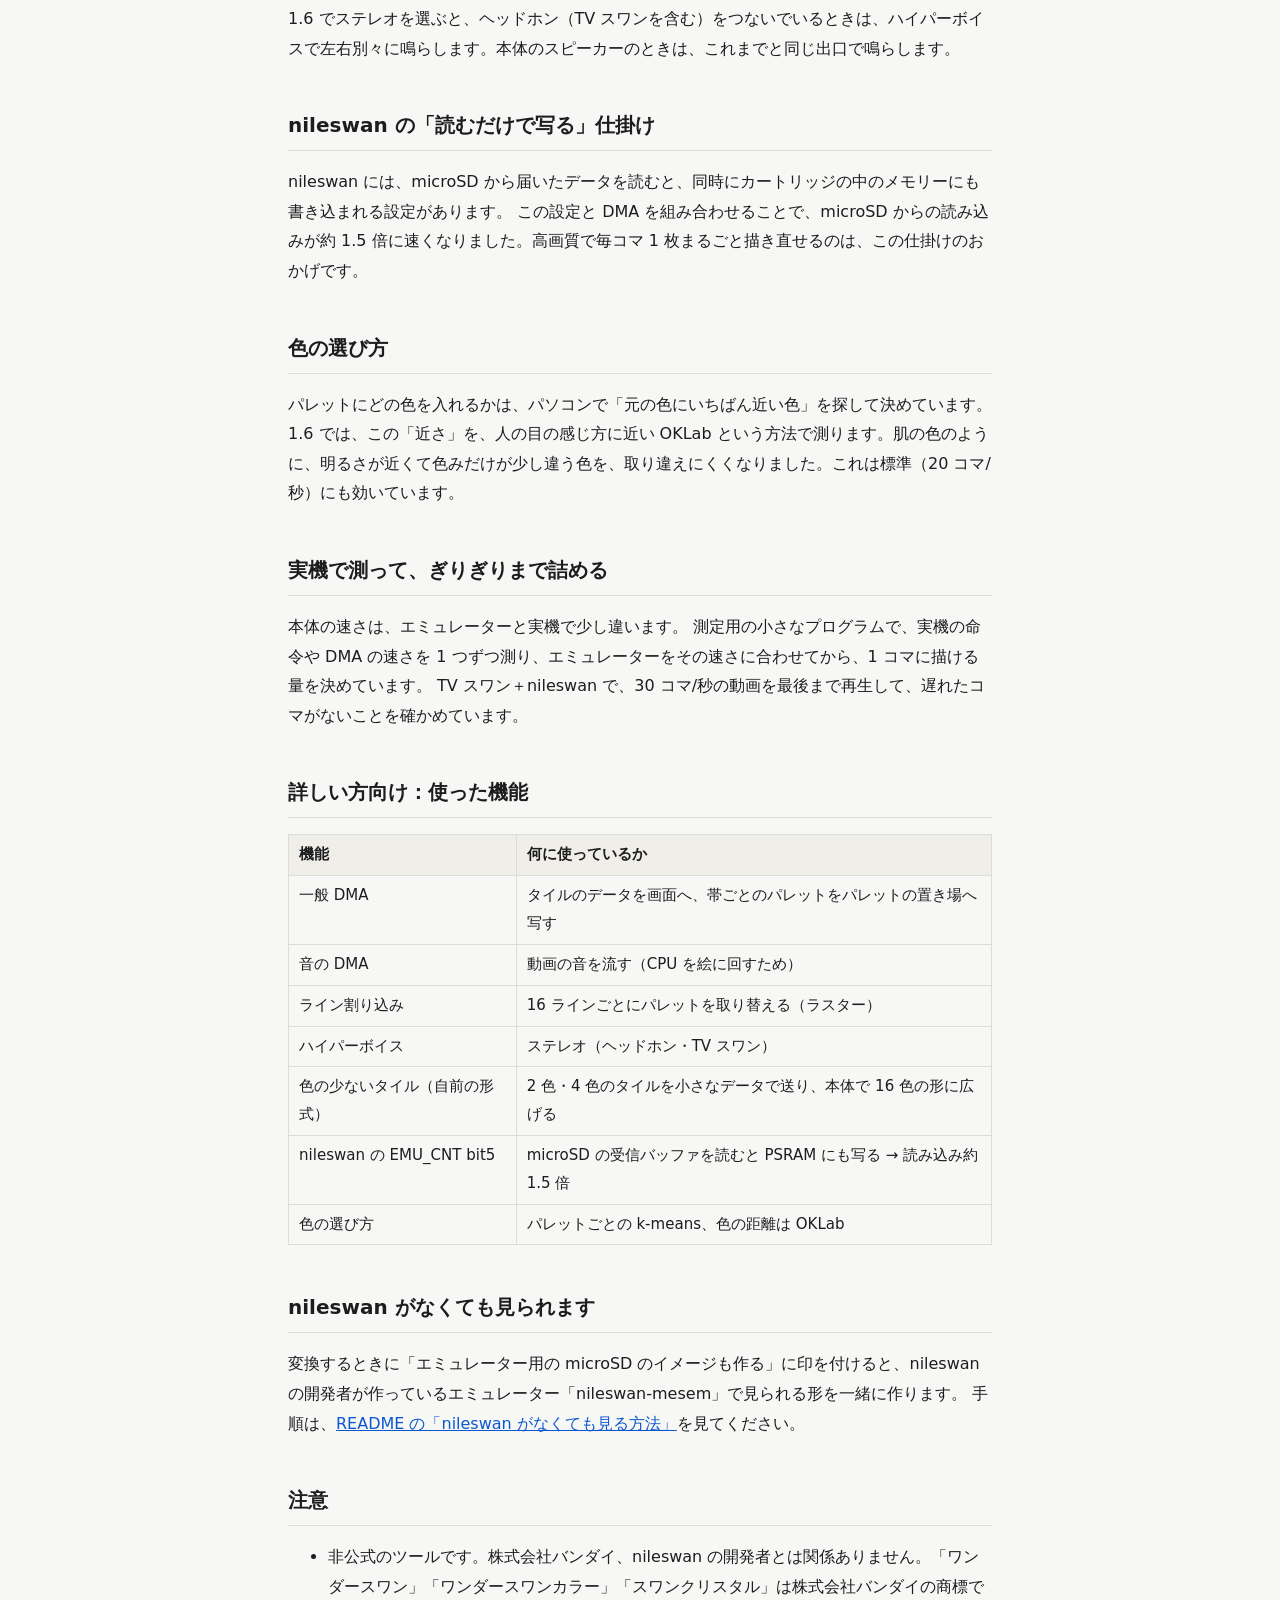
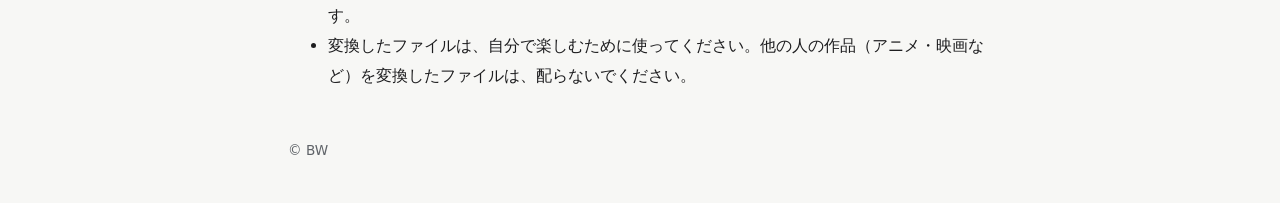
<file: ws-video-1-6.html>
<!doctype html>
<html lang="ja">
<head>
<meta charset="utf-8">
<meta name="viewport" content="width=device-width, initial-scale=1">
<title>ワンダースワンカラーで 30 コマ/秒のカラー動画（WS Video ROM Maker 1.6） | BW の倉庫</title>
<link rel="stylesheet" href="style.css">
</head>
<body>
<header><a href="index.html">BW の倉庫</a></header>
<main>
<h1>ワンダースワンカラーで 30 コマ/秒のカラー動画（WS Video ROM Maker 1.6）</h1>
<p>WS Video ROM Maker は、好きな動画を、ワンダースワンカラー／スワンクリスタルの実機で再生できる形に変換する Windows のアプリです。
フラッシュカートリッジの nileswan を使うと、microSD から読みながら、アニメ 1 話分の長い動画も再生できます。</p>
<p>1.6 では、画質を大きく上げました。このページでは、前に公開した 1.3.3 と比べながら、ワンダースワンカラーと nileswan のどんな機能を使ったかを紹介します。</p>
<ul>
<li>ダウンロード：<a href="https://github.com/temjiso-oss/ws-video-rom-maker/releases/tag/v1.6.0">WS Video ROM Maker 1.6.0（GitHub）</a></li>
<li>使い方と仕組みの説明：<a href="https://github.com/temjiso-oss/ws-video-rom-maker">README（GitHub）</a></li>
</ul>
<h2>1.3.3 との比べ</h2>
<figure>
<video controls preload="metadata" playsinline poster="assets/ws-video/compare-poster.png" style="width:100%;height:auto">
<source src="assets/ws-video/compare.mp4" type="video/mp4">
</video>
<figcaption>左上＝元の動画、右上＝1.3.3、左下＝1.6 の標準（20 コマ/秒）、右下＝1.6 の高画質（30 コマ/秒）。4 場面×5 秒</figcaption>
</figure>

<p>どれも、実機の画面に映る絵を、変換するときに同時に書き出したものです。音は、1.6 の高画質を実機で鳴らしたときと同じです。
素材は、MiniMax H3（画像と動画の生成 AI）を使って、手元のパソコンで作ったオリジナルのアニメです。登場する人物・ロボットは、既存の作品とは関係ありません。</p>
<p><strong>剣のぶつかり合い（3 場面目）</strong>
1.3.3 は、空と雲が大きな四角に崩れています。1.3.3 は前のコマから変わった所だけを描き直す方式で、カメラが大きく動くと、描き直しが間に合いませんでした。
1.6 の標準（20 コマ/秒）も同じ方式なので、少しブロックノイズが出ます。1.6 の高画質は、毎コマ 1 枚まるごと描き直すので、この崩れ方はしません。</p>
<p><strong>ロボットの発進（4 場面目）</strong>
ロボットの後ろの光のグラデーションを見てください。1.3.3 は色の段がはっきり出ています。1.6 の高画質は、段が目立たなくなっています。下の「ラスター」の効果です。</p>
<h2>ワンダースワンカラーという本体</h2>
<p>ワンダースワンカラーは、2000 年 12 月 9 日にバンダイから発売された、カラー液晶の携帯型ゲーム機です。</p>
<p>ワンダースワンカラーの CPU は 16 ビット・3.1MHz、メモリーは 64KB です。
なお、ほぼ同じ世代のゲームボーイカラーは、CPU が 8 ビット・4.2MHz（倍速モードで 8.4MHz）、メモリーが 32KB で、ネオジオポケットカラーは 16 ビット・6.1MHz、12KB、その後に発売されたゲームボーイアドバンスは、32 ビット・16.8MHz、288KB でした。
メモリーの数字だけを見ると、ゲームボーイカラーの 2 倍あるように見えます。しかし、ワンダースワンカラーは画面の絵の置き場もこのメモリーの中に取る仕組みなので、数字ほど有利ではありません。特に CPU は、同じ時期の携帯型ゲーム機と比べて貧弱と言わざるを得ません。</p>
<p>そんな厳しい条件のハードですが、本体に備わった機能と nileswan の機能を活用して、なめらかな動画の再生を実現しました。</p>
<h2>パレット</h2>
<p>ワンダースワンカラーの色は、赤・緑・青をそれぞれ 16 段階で混ぜて作ります（16×16×16 で 4096 色）。
ただし、画面に出せるのは、あらかじめ「パレット」に登録した色だけです。パレットは 16 色の組で、背景には 16 組まで用意できます。
画面の 8×8 ドットのマス（タイル）ごとに、どのパレットを使うかを決めて塗ります。そのため、画面全体で同時に出せるのは最大 241 色、1 つのタイルの中では 16 色までです。
対戦ゲームの 2P カラーのように、絵は同じで色だけ違うキャラクターは、このパレットを取り替えて作られていることが多いです。</p>
<p>動画を変換するときは、1 コマごとに「どの 16 色を 16 組用意して、どのタイルをどの色で塗るか」をパソコンで計算しています。</p>
<h2>高画質ができるまで</h2>
<p>標準（20 コマ/秒）は、前のコマから変わったタイルだけを描き直します。データが少なくて済みますが、場面が大きく変わるところでは、ブロックノイズが出ることがあります。
高画質（30 コマ/秒）は、パラパラ漫画のように、毎コマ 1 枚まるごとを描き直します。データは増えますが、ブロックノイズは出ません。</p>
<p>高画質は、次の順番で組み立てました。</p>
<ol>
<li><strong>変わった所だけ描く、という前提をやめました。</strong>
   これまでは、データを減らすために、変わったタイルだけを送っていました。ただし、変わったタイルは画面のあちこちに散らばるので、CPU が 1 つずつ置き場所を計算して写す必要がありました。</li>
<li><strong>毎コマ丸ごと送る形にしたので、DMA で一気に写せるようになりました。</strong>
   1 枚まるごとなら、毎コマ同じ形のデータを、同じ場所へ写すだけです。これは DMA（下で説明します）がいちばん得意な仕事です。データは増えますが、microSD からの読み込みを速くする工夫をして、間に合わせました。</li>
<li><strong>パレットを毎コマ自由に作り直せるようになりました。</strong>
   変わった所だけ描く方式では、描き直さないタイルは前のコマのパレットを使い続けるので、パレットを勝手に替えられません。パラパラ漫画のように毎コマ全部を描き直すなら、パレットも毎コマ、その絵に合わせて作り直せます。</li>
<li><strong>描いている途中でもパレットを替えられるようになりました（ラスター。次の章）。</strong></li>
</ol>
<p>パラパラ漫画の方式そのものの画質の差は小さかったのですが、それが土台になって、DMA・コマごとのパレット・ラスターが噛み合いました。
30 コマ/秒で元の動画との色の差を比べると、最初の「変わった所だけ」の方式から、約 3 割小さくなっています。</p>
<h2>描いている途中でパレットを取り替える（ラスター）</h2>
<p>画面は、上から 1 ラインずつ順番に描かれます。描いている途中で設定を変えると、そこから下だけが変わります。
ファミコンの「サマーカーニバル'92 烈火」や、ドラクエの旅の泉で画面が揺れる演出、メガドライブの「サンダーフォース III」で背景の炎がうねる様子は、ラインごとに横の位置をずらす「ラスタースクロール」です。</p>
<p>このアプリは同じ仕組みで、横の位置の代わりにパレットを取り替えています。
高画質では、画面を 16 ラインずつ 9 本の帯に分け、帯ごとに 8 組のパレットを替えます。これで 1 コマに最大 72 組のパレットを使えます。
本体の「今、何ライン目を描いているか」で知らせる割り込み（ライン割り込み）で、次の帯のパレットに取り替えています。</p>
<h2>データをまとめて運ぶ（DMA）</h2>
<p>ワンダースワンカラーとスワンクリスタルには、メモリーの中のデータを CPU の代わりにまとめて運ぶ「DMA」という機能があります。CPU が 1 つずつ運ぶより 3 倍以上速く運べます。
市販のソフトでは、たとえば次のように使われています。</p>
<ul>
<li>スターハーツ：オープニングの家の中で、たき火の炎が揺れるアニメの絵を、次々に写しています。</li>
<li>約束の地リヴィエラ：最初の戦闘が始まる場面などで、会話の文字を組み立てて、会話の窓へ写しています。</li>
<li>魔界塔士サ・ガ：最初の町などで、画面の色（パレット全体）を、毎コマまとめて写し直しています。</li>
<li>半熟英雄：オープニングの、日が暮れて城の中が少しずつ暗くなる場面で、パレット全体を毎コマ書き換えています。</li>
</ul>
<p>DMA は、ほかの携帯型ゲーム機にも搭載されています。それらと比べると、ワンダースワンカラーの DMA には次のような特徴があります。</p>
<ul>
<li>まとめて運ぶ速さ：1 秒に約 3MB です。ゲームボーイカラー（絵の置き場へ約 2MB/秒）より速く、ゲームボーイアドバンスよりはずっと遅いです。</li>
<li>ラインごとに自動で動く DMA：ゲームボーイアドバンスやネオジオポケットカラーには、画面を 1 ライン描くたびに自動で少しずつ運ぶ使い方があり、ラスタースクロールに使われています。
  ワンダースワンカラーとスワンクリスタルにはこれがありません。ラインごとの書き換えは、ライン割り込み（今、何ライン目を描いているかを知らせる機能）を使って、CPU が行います。
  ラスタースクロールなら書き換えるのは数バイトですが、このアプリはパレット 8 組分（256 バイト）を書き換えます。そこで、割り込みのたびに DMA を始めて一気に写しています。
  さらに、パレットの置き場（16 組）を半分ずつ交互に使い、いま表示に使っていない側へ次の帯のパレットを写すことで、描いている途中の帯の色が乱れないようにしています。</li>
<li>音の DMA：音のデータを自動で流す専用の DMA があります。ゲームボーイアドバンスにも、音を DMA で流す仕組みがあります。</li>
</ul>
<p>このアプリでは、DMA を次のように使っています。</p>
<ul>
<li>絵：タイルのデータを画面へ、帯ごとのパレットをパレットの置き場へ、DMA で写します。</li>
<li>音：音のデータは「音の DMA」で自動で流します。前の版（1.3.3）は、CPU が 1 秒に 12,000 回、自分で音を出していて、それだけで CPU の時間の 3〜4 割を使っていました。今はその分を絵に回せます。</li>
</ul>
<h2>ヘッドホンだけの音の出口（ハイパーボイス）</h2>
<p>ワンダースワンカラーとスワンクリスタルには、ヘッドホンをつないだときだけ使える「ハイパーボイス」という音の出口があります。
たとえば TERRORS2 は、ワンダースワンカラーにヘッドホンをつないで起動すると、タイトル画面で女性の笑い声が鳴ります。この声はハイパーボイスで鳴らしているので、本体のスピーカーでは鳴りません。</p>
<p>1.6 でステレオを選ぶと、ヘッドホン（TV スワンを含む）をつないでいるときは、ハイパーボイスで左右別々に鳴らします。本体のスピーカーのときは、これまでと同じ出口で鳴らします。</p>
<h2>nileswan の「読むだけで写る」仕掛け</h2>
<p>nileswan には、microSD から届いたデータを読むと、同時にカートリッジの中のメモリーにも書き込まれる設定があります。
この設定と DMA を組み合わせることで、microSD からの読み込みが約 1.5 倍に速くなりました。高画質で毎コマ 1 枚まるごと描き直せるのは、この仕掛けのおかげです。</p>
<h2>色の選び方</h2>
<p>パレットにどの色を入れるかは、パソコンで「元の色にいちばん近い色」を探して決めています。
1.6 では、この「近さ」を、人の目の感じ方に近い OKLab という方法で測ります。肌の色のように、明るさが近くて色みだけが少し違う色を、取り違えにくくなりました。これは標準（20 コマ/秒）にも効いています。</p>
<h2>実機で測って、ぎりぎりまで詰める</h2>
<p>本体の速さは、エミュレーターと実機で少し違います。
測定用の小さなプログラムで、実機の命令や DMA の速さを 1 つずつ測り、エミュレーターをその速さに合わせてから、1 コマに描ける量を決めています。
TV スワン＋nileswan で、30 コマ/秒の動画を最後まで再生して、遅れたコマがないことを確かめています。</p>
<h2>詳しい方向け：使った機能</h2>
<div class="table"><table>
<thead>
<tr>
<th>機能</th>
<th>何に使っているか</th>
</tr>
</thead>
<tbody>
<tr>
<td>一般 DMA</td>
<td>タイルのデータを画面へ、帯ごとのパレットをパレットの置き場へ写す</td>
</tr>
<tr>
<td>音の DMA</td>
<td>動画の音を流す（CPU を絵に回すため）</td>
</tr>
<tr>
<td>ライン割り込み</td>
<td>16 ラインごとにパレットを取り替える（ラスター）</td>
</tr>
<tr>
<td>ハイパーボイス</td>
<td>ステレオ（ヘッドホン・TV スワン）</td>
</tr>
<tr>
<td>色の少ないタイル（自前の形式）</td>
<td>2 色・4 色のタイルを小さなデータで送り、本体で 16 色の形に広げる</td>
</tr>
<tr>
<td>nileswan の EMU_CNT bit5</td>
<td>microSD の受信バッファを読むと PSRAM にも写る → 読み込み約 1.5 倍</td>
</tr>
<tr>
<td>色の選び方</td>
<td>パレットごとの k-means、色の距離は OKLab</td>
</tr>
</tbody>
</table></div>
<h2>nileswan がなくても見られます</h2>
<p>変換するときに「エミュレーター用の microSD のイメージも作る」に印を付けると、nileswan の開発者が作っているエミュレーター「nileswan-mesem」で見られる形を一緒に作ります。
手順は、<a href="https://github.com/temjiso-oss/ws-video-rom-maker#nileswan-がなくても見る方法">README の「nileswan がなくても見る方法」</a>を見てください。</p>
<h2>注意</h2>
<ul>
<li>非公式のツールです。株式会社バンダイ、nileswan の開発者とは関係ありません。「ワンダースワン」「ワンダースワンカラー」「スワンクリスタル」は株式会社バンダイの商標です。</li>
<li>変換したファイルは、自分で楽しむために使ってください。他の人の作品（アニメ・映画など）を変換したファイルは、配らないでください。</li>
</ul>
</main>
<footer>© BW</footer>
</body>
</html>
</file>
<file: style.css>
:root {
  --bg: #f7f7f5;
  --fg: #1d1d1f;
  --muted: #5f6368;
  --line: #dcdcd8;
  --accent: #0b57d0;
  --code-bg: #f0eee8;
}
@media (prefers-color-scheme: dark) {
  :root {
    --bg: #17181a;
    --fg: #e6e4df;
    --muted: #9aa3ad;
    --line: #343840;
    --accent: #6cb2ff;
    --code-bg: #22252b;
  }
}
* { box-sizing: border-box; }
body {
  margin: 0;
  background: var(--bg);
  color: var(--fg);
  font-family: "Hiragino Kaku Gothic ProN", "Yu Gothic UI", "Meiryo", system-ui, sans-serif;
  line-height: 1.85;
  font-size: 16px;
}
header, main, footer { max-width: 46rem; margin: 0 auto; padding: 0 16px; }
header { padding-top: 20px; padding-bottom: 12px; border-bottom: 1px solid var(--line); }
header a { color: var(--muted); text-decoration: none; font-weight: 700; }
footer { color: var(--muted); font-size: 0.85rem; padding-top: 32px; padding-bottom: 40px; }
h1 { font-size: 1.6rem; line-height: 1.4; margin: 1.6em 0 0.8em; }
h2 { font-size: 1.25rem; margin: 2.2em 0 0.6em; padding-bottom: 0.3em; border-bottom: 1px solid var(--line); }
h3 { font-size: 1.05rem; margin: 1.8em 0 0.4em; }
a { color: var(--accent); }
hr { border: 0; border-top: 1px solid var(--line); margin: 2.5em 0; }
code { background: var(--code-bg); padding: 0.1em 0.35em; border-radius: 4px; font-size: 0.92em; font-family: Consolas, "Cascadia Mono", monospace; }
pre { background: var(--code-bg); padding: 12px 14px; border-radius: 6px; overflow-x: auto; line-height: 1.5; }
pre code { background: none; padding: 0; }
blockquote { margin: 1em 0; padding: 0.2em 1em; border-left: 3px solid var(--line); color: var(--muted); }
.table { overflow-x: auto; margin: 1em 0; }
table { border-collapse: collapse; width: 100%; font-size: 0.94rem; }
th, td { border: 1px solid var(--line); padding: 6px 10px; text-align: left; vertical-align: top; }
th { background: var(--code-bg); white-space: nowrap; }
figure { margin: 1.5em 0; }
figure img { max-width: 100%; height: auto; display: block; border: 1px solid var(--line); image-rendering: pixelated; }
figcaption { color: var(--muted); font-size: 0.88rem; margin-top: 0.4em; }
</file>
